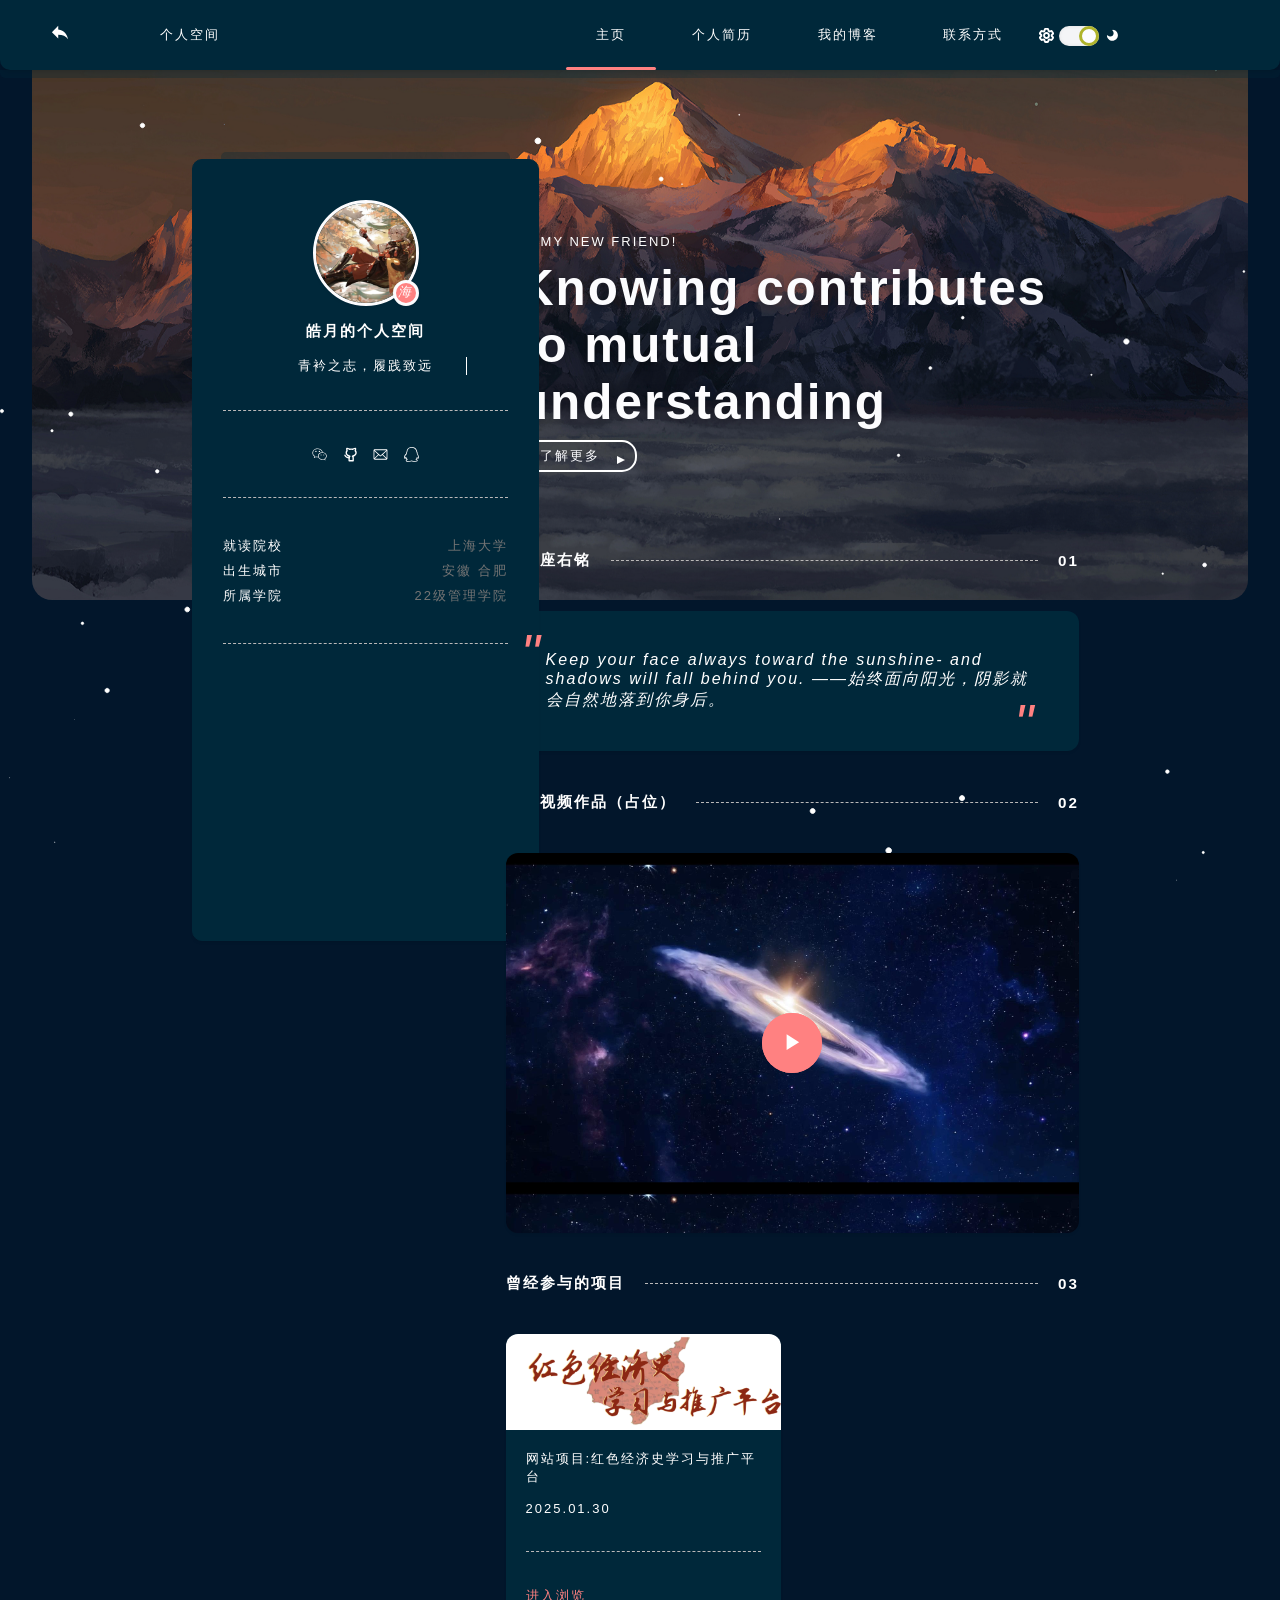
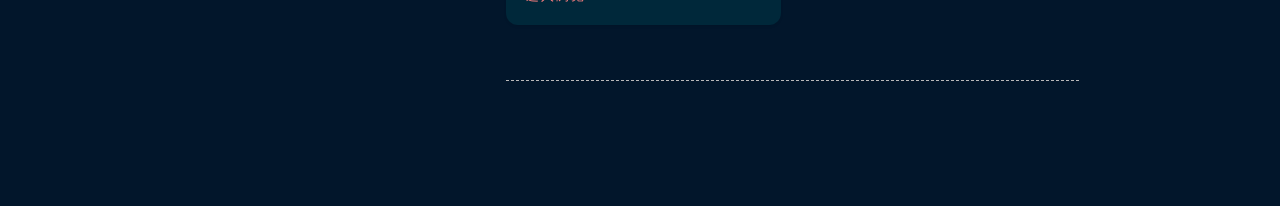
<file: index.html>
<!DOCTYPE html>
<html lang="en">

<head>
  <meta charset="UTF-8">
  <meta http-equiv="X-UA-Compatible" content="IE=edge">
  <meta name="viewport" content="width=device-width, initial-scale=1.0">
  <title>个人网站</title>
  <link rel="stylesheet" href="./css/base.css">
  <script src="./js/jq.js"></script>
  <link rel="stylesheet" href="./css/index1.css">

</head>

<body>




  <canvas class="canvas-wrap" id="triangle-lost-in-space" resize="true"></canvas>

  <!-- loadding -->
  <div class="lodding-wrap">
    <div class="loadding-div"></div>
  </div>

  <!-- 主要页面 -->
  <div class="box">

    <!-- 顶部栏 -->
    <div class="header borderafter">
      <!-- 返回按钮 -->
      <a style="position: absolute;left:50px;" href="javascript:history.back()">
        <svg t="1649246285004" class="icon" viewBox="0 0 1024 1024" version="1.1" xmlns="http://www.w3.org/2000/svg"
          p-id="3737" width="20" height="20">
          <path
            d="M98 468.9l322.8-322.8v184.4C743.6 376.7 881.9 607.3 928 837.8 812.7 676.4 651.3 602.6 420.8 602.6v189.1L98 468.9z"
            p-id="3738" fill="#254665"></path>
        </svg>
      </a>


      <div class="col">
        <span>个人空间</span>
        <!-- 右边操作栏 -->

        <div class="header-right">
          <!-- 按钮 -->
          <div class="min_menu-wrap" id="minmenu">
            <span class="min_menu"></span>
          </div>
          <!-- 列表 -->
          <div class="menu_list">
            <!-- 栏目 -->
            <ul class="header-nav">
              <li class="active"><a href="./index.html">主页</a></li>
              <li><a href="./resume.html">个人简历</a></li>
              <li><a href="./blog.html">我的博客</a></li>
              <li><a href="./contact.html">联系方式</a></li>
            </ul>
            <!-- 开关灯 -->
            <span class="kaig-bottm">
              <svg t="1649159647627" class="icon" viewBox="0 0 1024 1024" version="1.1"
                xmlns="http://www.w3.org/2000/svg" p-id="2250" width="15" height="15">
                <path
                  d="M1008.535135 710.670332l-70.446388 116.386904a112.099975 112.099975 0 0 1-140.572857 43.829042l-69.422645-17.083729c-5.502624 3.1992-11.133217 6.3984-16.763809 9.341665l-18.299425 62.896276C687.335435 981.514621 639.4754 1023.744064 582.657604 1023.744064H441.764828c-56.817796 0-104.677831-42.293427-110.308423-97.703574l-18.299425-62.896276a422.166458 422.166458 0 0 1-16.827793-9.341665l-69.614597 17.083729a112.163959 112.163959 0 0 1-140.508873-43.893026L15.631361 710.542364a107.493127 107.493127 0 0 1 32.43989-144.731817L96.251206 518.910272a410.649338 410.649338 0 0 1 0-14.204448l-48.179955-46.836291a107.365159 107.365159 0 0 1-32.375906-144.731817l70.190452-116.450888a112.099975 112.099975 0 0 1 140.572857-43.893026l69.550612 17.083729c5.566608-3.1992 11.133217-6.3984 16.827794-9.341665l18.299425-62.896276C336.831061 42.229443 384.691096 0 441.508892 0H582.529636c56.817796 0 104.677831 42.293427 110.372407 97.63959l18.235441 62.704324c5.75856 3.007248 11.325169 6.142464 16.827793 9.341665l69.678581-17.083729a112.163959 112.163959 0 0 1 140.508873 43.893026l70.446388 116.514872a107.493127 107.493127 0 0 1-32.375906 144.731817l-48.179955 46.772307a414.616346 414.616346 0 0 1 0 14.204448l48.243939 46.836291c47.092227 31.928018 62.192452 94.952262 32.247938 145.115721z m-213.066733-142.23644l3.391152-31.032242a246.210447 246.210447 0 0 0 0-51.699076l-3.263184-30.904274 93.992502-91.305173-53.554612-88.553862-131.615096 32.311922-23.546113-16.059985a294.134466 294.134466 0 0 0-48.627844-26.809297l-27.513121-11.901025L568.453156 127.968008H455.649356L419.370426 252.736816l-27.705074 11.965009c-16.635841 7.166208-32.951762 16.187953-48.499875 26.745313l-23.610097 15.996001-131.487128-32.247938-53.36266 88.489878 94.056486 91.433141-3.263184 30.968258a247.874031 247.874031 0 0 0 0 51.699076l3.1992 30.904274-93.928518 91.369157 53.554612 88.489878 131.551112-32.311922 23.610097 16.059985c15.292177 10.429393 31.544114 19.451137 48.563859 26.809297l27.577106 11.965009L455.905292 895.776056h112.611848l36.342914-124.768808 27.64109-11.965009c16.699825-7.166208 32.951762-16.187953 48.563859-26.745313l23.546113-15.996001 131.423144 32.247938 53.68258-88.745814-94.184454-91.369157zM512.147232 615.846038c57.329668 0 103.846038-46.516371 103.974006-103.974006 0-57.329668-46.644339-103.974006-103.974006-103.974007S408.173225 454.542364 408.173225 511.872032 454.817564 615.846038 512.147232 615.846038z m0 127.968008c-127.968008 0-231.942014-103.910022-231.942015-231.942014 0-127.968008 103.910022-231.942014 231.942015-231.942015 127.968008 0 231.942014 103.910022 231.942014 232.133967A232.133967 232.133967 0 0 1 512.147232 743.814046z"
                  p-id="2251"></path>
              </svg>
              <!-- 开关按钮 -->
              <span class="my-radio active" id="myRadio">
                <i></i>
              </span>
              <svg t="1649159678284" class="icon" viewBox="0 0 1024 1024" version="1.1"
                xmlns="http://www.w3.org/2000/svg" p-id="3376" width="15" height="15">
                <path
                  d="M505.4 878.6c-196.7 0-358-150.9-374.9-343.1 1-18.6 16.1-33.4 34.9-33.4 10.8 0 20.5 4.8 26.9 12.4 0.2 0.3 0.5 0.1 0.5-0.7 41.6 44.2 100.5 71.9 166.1 71.9 127.1 0 230.1-103 230.1-230.1 0-66.1-28-125.1-72.6-166.8 0.1-0.1 0.5-0.1 0.3-0.3-7-6.5-11.4-15.7-11.4-26.1 0-19 14.9-34.1 33.7-35.3 192.1 17.1 342.9 178.3 342.9 375 0 208-168.5 376.5-376.5 376.5z"
                  p-id="3377"></path>
              </svg>
            </span>
          </div>
        </div>
      </div>
    </div>

    <!-- 顶部导航 -->
    <div class="navigation">
      <div class="nav-titleBox co zz">
        <!-- 占位符 -->
        <div class="co-left"></div>

        <!-- 标题 -->
        <div class="co-right ">
          <span class="titleBox-tag">HI MY NEW FRIEND!</span>
          <h1>
            Knowing contributes to mutual understanding
          </h1>
          <a class="buttom navbtn" href="#next-one">了解更多
          </a>
        </div>
      </div>
    </div>




    <!-- 主要内容 -->
    <div class="container content zz">

      <!-- 占位符 -->
      <div class="co-left">
        <!-- 简历吸盘 -->
        <div class="me-card carbox borderbefore" id="mycard">
          <div class="mecar-title">
            <div class="me-image">
              <span class="status">
                <i id="motto-text">顺其自然</i>
              </span>
              <img src="./img/toux.jpg" alt="">
            </div>
            <h3>皓月的个人空间</h3>
            <p class="me-hover">
              <span id="random-text">栉风沐雨，朝乾夕惕</span>
            </p>
          </div>
          <div class="borderbotm"></div>
          <div class="lianxi-list">
            <a title="wx:wxid_dc3krlkvgn2522">
              <svg t="1649145899448" class="icon" viewBox="0 0 1024 1024" version="1.1"
                xmlns="http://www.w3.org/2000/svg" p-id="14861" width="15" height="15">
                <path
                  d="M506.942 345.921c25.259 0 42.134-16.916 42.134-42.107 0-25.477-16.848-41.956-42.134-41.956-25.299 0-50.668 16.48-50.668 41.956 0.028 25.204 25.409 42.107 50.668 42.107l0 0zM506.942 345.921zM271.257 261.857c-25.259 0-50.79 16.48-50.79 41.956 0 25.19 25.532 42.107 50.79 42.107 25.163 0 42.012-16.916 42.012-42.107-0.014-25.477-16.834-41.956-42.012-41.956l0 0zM271.257 261.857zM1010.654 615.492c0-133.202-123.563-246.702-275.237-258.512 0.205-1.652 0.301-3.373-0.068-5.092-30.406-141.79-182.886-248.695-354.7-248.695-194.15 0-352.119 135.387-352.119 301.793 0 89.279 45.574 169.725 131.946 233.158l-30.106 90.508c-1.939 5.885-0.177 12.37 4.506 16.452 2.853 2.458 6.445 3.741 10.076 3.741 2.335 0 4.697-0.546 6.867-1.625l113.036-56.565 13.926 2.827c34.802 7.154 64.853 13.353 101.868 13.353 10.895 0 40.878-3.987 43.404-7.182 40.755 101.99 153.094 175.61 285.273 175.61 33.86 0 68.13-8.164 98.891-15.866l87.136 47.636c2.307 1.257 4.847 1.911 7.359 1.911 3.441 0 6.881-1.161 9.639-3.413 4.847-3.932 6.841-10.404 5.038-16.33l-22.255-74.001c74.602-58.955 115.521-129.488 115.521-199.708l0 0zM409.798 665.75c-9.626 0.833-19.388 1.243-29.082 1.243-32.686 0-60.334-5.652-92.31-12.26l-18.582-3.755c-3.195-0.683-6.567-0.245-9.503 1.269l-81.687 40.892 21.231-63.775c2.076-6.24-0.205-13.053-5.57-16.821-82.07-57.207-123.659-126.894-123.659-207.093 0-144.179 139.087-261.516 310.067-261.516 151.142 0 284.959 91.955 312.579 214.261-158.475 2.076-286.706 113.487-286.706 250.32 0 19.893 3.018 39.171 8.11 57.767-1.542-0.382-3.168-0.683-4.887-0.532l0 0zM860.371 788.699c-4.875 3.673-6.935 10.007-5.188 15.852l13.804 45.903-56.647-30.993c-2.157-1.188-4.588-1.803-7.004-1.803-1.188 0-2.389 0.15-3.564 0.464-30.379 7.674-61.822 15.593-92.433 15.593-142.186 0-257.857-97.717-257.857-217.811 0-120.095 115.658-217.771 257.857-217.771 139.469 0 257.325 99.724 257.325 217.771 0 59.87-37.738 121.255-106.291 172.797l0 0zM868.181 797.178zM616.454 506.006c-16.848 0-33.696 16.971-33.696 33.792 0 16.944 16.848 33.669 33.696 33.669 25.313 0 42.038-16.725 42.038-33.669 0-16.848-16.725-33.792-42.038-33.792l0 0zM616.454 506.006zM801.58 506.006c-16.603 0-33.451 16.971-33.451 33.792 0 16.944 16.848 33.669 33.451 33.669 25.231 0 42.257-16.725 42.257-33.669 0-16.848-16.998-33.792-42.257-33.792l0 0zM801.58 506.006z"
                  p-id="14862"></path>
              </svg>
            </a>
            <a title="github:whytherio" href="https://whytherio.github.io/">
              <svg t="1649145950732" class="icon" viewBox="0 0 1024 1024" version="1.1"
                xmlns="http://www.w3.org/2000/svg" p-id="16367" width="15" height="15">
                <path
                  d="M695.765333 981.333333h-276.053333c-26.794667 0-47.317333-21.077333-47.317333-48.64V739.84c0-29.184 6.314667-56.746667 17.365333-81.066667-129.365333-48.64-214.528-150.784-214.528-264.277333 0-53.504 17.365333-103.765333 50.474667-147.498667-12.629333-42.154667-15.786667-95.658667-12.629334-157.269333C216.234667 62.122667 236.8 42.666667 261.973333 42.666667c14.208 0 134.101333 1.621333 203.52 64.853333a504.448 504.448 0 0 1 184.533334 0C717.866667 44.288 837.717333 42.666667 853.504 42.666667c25.216 0 45.738667 19.456 47.317333 45.397333 4.693333 61.610667 0 115.114667-12.629333 157.269333C921.301333 290.688 938.666667 340.906667 938.666667 392.832c0 113.493333-85.162667 215.637333-214.528 264.277333a207.786667 207.786667 0 0 1 17.365333 81.066667v192.896c1.578667 27.562667-20.48 50.261333-45.738667 50.261333z m-228.693333-97.28h181.333333V739.84c0-27.562667-12.586667-53.504-33.109333-71.338667-14.165333-11.349333-20.48-30.805333-15.786667-50.261333 4.778667-17.834667 18.944-32.426667 36.309334-35.669333 123.050667-24.32 208.213333-102.144 208.213333-189.696 0-47.018667-25.258667-82.688-45.738667-105.386667-14.208-14.549333-17.365333-35.626667-7.893333-55.082667 6.314667-12.970667 15.786667-40.533333 15.786667-89.173333-39.466667 6.485333-85.205333 19.456-102.528 45.397333-11.093333 16.213333-31.573333 24.32-50.474667 19.456a393.045333 393.045333 0 0 0-194.005333 0c-18.944 4.864-37.888-3.242667-50.474667-19.456-17.365333-25.941333-63.146667-38.912-102.528-45.397333 1.578667 48.64 9.429333 76.202667 15.786667 89.173333 7.850667 17.834667 4.693333 40.533333-7.936 55.082667-20.48 22.698667-45.738667 58.368-45.738667 105.386667 0 87.552 85.205333 163.754667 208.213333 189.696 17.365333 3.242667 31.573333 17.834667 36.266667 35.669333 4.736 17.834667-1.578667 37.290667-15.786667 50.261333a95.104 95.104 0 0 0-33.109333 71.296v144.298667h3.157333z"
                  fill="#172B4D" p-id="16368"></path>
                <path
                  d="M403.968 788.394667c-212.949333 0-309.162667-194.56-313.898667-202.666667-11.050667-24.32-1.578667-53.461333 20.48-64.810667 23.68-11.349333 52.053333-1.621333 63.146667 21.077334 3.114667 6.485333 80.426667 157.269333 241.28 149.162666 26.837333-1.621333 48.896 19.456 48.896 46.976 1.578667 27.562667-18.901333 50.261333-45.738667 50.261334h-14.165333z"
                  fill="#172B4D" p-id="16369"></path>
              </svg>
            </a>
            <a title="email:1220870208@qq.com" href="Mailto:1220870208@qq.com?Subject=邮箱标题&amp;Body=邮箱内容！">
              <svg t="1649145973361" class="icon" viewBox="0 0 1024 1024" version="1.1"
                xmlns="http://www.w3.org/2000/svg" p-id="17271" width="15" height="15">
                <path
                  d="M983.899806 785.385782V224.886223h0.180631l-0.180631-4.696419c-0.180632-5.238314-0.722526-10.476627-1.806315-15.714941-2.890104-25.469042-21.675781-44.977245-45.519139-47.686717H122.287529c-11.741048 0-23.482096 1.625684-34.861881 5.238314-30.346093 10.295996-50.757453 40.100194-50.576821 74.058917v534.849885c-0.361263 21.314518 5.780208 42.087141 17.701887 59.789028l0.361263 0.722526 5.418946 3.973893c18.243782 21.856412 44.977245 34.319986 73.517022 34.500618H904.421944c37.751984 0 70.265655-27.094726 79.477862-66.291763l0.180631-0.541894c0.361263-5.96084 0.361263-11.741048-0.180631-17.701888zM390.16405 547.494091l55.453872 49.854295 43.893456 40.100194c5.418945 5.96084 13.005468 9.57347 21.133886 9.57347 7.947786 0 15.534309-3.431999 21.133886-9.57347l101.153642-91.941436 272.753572 263.721997H126.622685L390.16405 547.494091z m120.119951 30.346092L111.449638 216.03528H115.604163c214.409596-0.903158 703.559711-2.890104 793.875463-0.361263l-399.195625 362.166166z m165.458458-69.72376l251.619686-227.956959v474.518963L675.742459 508.116423z m-328.568707 0.180631L93.205856 760.278003V278.895043l253.967896 229.402011z"
                  p-id="17272"></path>
              </svg>
            </a>
            <a title="QQ:1220870208">
              <svg t="1649146096754" class="icon" viewBox="0 0 1024 1024" version="1.1"
                xmlns="http://www.w3.org/2000/svg" p-id="18277" width="15" height="15">
                <path
                  d="M537.576602 0c345.434577 0 362.285044 329.787714 362.285044 329.787714 52.356809 69.207276 24.072096 131.794725 24.072096 131.794725 168.504671 264.793055 59.578437 341.22196 29.488318 346.638181-29.488318 5.416222-58.374833-32.49733-58.374833-32.49733s-9.628838 37.913551-33.700934 58.374833c87.86315 40.922563 72.216288 92.075767 72.216288 92.075767s-18.655874 154.061414-383.94993 56.569425l-31.293725-5.416222c-350.248996 126.378504-393.578768-43.931575-393.578768-43.931575s-14.443258-71.012683 53.560413-97.491989c-39.718958-24.072096-53.560413-75.2253-53.560413-75.2253s-35.506341 57.77303-81.845126 36.709946C-3.443754 775.723291-31.728467 587.359141 143.997834 451.351799c0 0-25.275701-80.641521 32.49733-128.785713C176.495163 322.566085 192.142025 0 537.576602 0L537.576602 0 537.576602 0zM230.055576 341.22196C153.626672 406.216619 204.779876 471.211278 204.779876 471.211278 36.275204 574.72129 66.365324 742.022357 66.365324 742.022357s27.081108-13.239653 45.736982-52.356809c19.257677-39.117156 48.745994 6.619826 48.745994 6.619826s18.655874 89.066755 74.623497 123.971294c56.569425 34.904539-2.40721 57.171228-2.40721 57.171228s-61.985647 0.601802-56.569425 43.329773c5.416222 42.126168 205.81642 95.084779 325.575097 1.203605l63.791054 8.425234c209.427235 72.81809 312.937247 4.814419 319.557073-8.425234 6.619826-13.239653-31.895527-38.515353-67.401869-53.560413-35.506341-15.04506-44.533377-30.691922-13.239653-51.153204 31.293725-21.063084 43.931575-62.587449 61.985647-105.31542 18.054072-42.72797 45.736982-21.664886 49.347797-9.628838 3.610814 12.036048 29.488318 52.356809 29.488318 52.356809s68.003671-72.216288-73.419893-285.856139c0 0 30.691922-63.791054-21.063084-116.147863 0 0-12.63785-300.299397-320.158876-300.299397C224.639355 52.356809 230.055576 341.22196 230.055576 341.22196L230.055576 341.22196 230.055576 341.22196z"
                  p-id="18278"></path>
              </svg>
            </a>
          </div>
          <div class="borderbotm"></div>
          <div class="mecar-bottm">
            <div>
              <span class="mecarbottm-key">就读院校</span>
              <span class="mecarbottm-value">上海大学</span>
            </div>
            <div>
              <span class="mecarbottm-key">出生城市</span>
              <span class="mecarbottm-value">安徽 合肥</span>
            </div>
            <div>
              <span class="mecarbottm-key">所属学院</span>
              <span class="mecarbottm-value">22级管理学院</span>
            </div>

          </div>
          <div class="borderbotm"></div>

        </div>
      </div>
      <!-- 右边 -->
      <div class="co-right" id="next-one">
        <!-- 座右铭 -->
        <div class="content-li li2">
          <h3>
            <span>我的座右铭</span>
            <div class="borderbotm"></div>
            <span>01</span>
          </h3>
          <div class="carbox li2-box">
            <blockquote>
              Keep your face always toward the sunshine- and shadows will fall behind you.   ——始终面向阳光，阴影就会自然地落到你身后。
            </blockquote>
          </div>
        </div>
        <!-- 一个剪着玩的视频 -->
        <div class="content-li li3">
          <h3>
            <span>我的视频作品（占位）</span>
            <div class="borderbotm"></div>
            <span>02</span>
          </h3>
          <div class="carbox li3-box">
            <div class="play-buttom" id="playbuttom">

              <span><svg t="1649146869552" class="icon" viewBox="0 0 1024 1024" version="1.1"
                  xmlns="http://www.w3.org/2000/svg" p-id="20204" width="50" height="50">
                  <path d="M657.92 535.04l-256-160v320z" p-id="20205" data-spm-anchor-id="a313x.7781069.0.i27"
                    class="selected" fill="#ffffff"></path>
                </svg></span>
            </div>
          </div>
        </div>
        <!-- 最近完成 -->
        <div class="content-li li6">
          <h3>
            <span>曾经参与的项目
            </span>
            <div class="borderbotm"></div>
            <span>03</span>
          </h3>
          <div class="li6-box">
            <div class="carbox">
              <a class="imgbox" href="https://redecohis.github.io/">
                <img src="./img/fengm.png" alt="">
              </a>
              <div class="li6car-title">
                网站项目:红色经济史学习与推广平台
                <br><br>2025.01.30
                <div class="borderbotm"></div>
                <a href="https://redecohis.github.io/">进入浏览</a>
              </div>
            </div>
          </div>
        </div>

        <div class="borderbotm"></div>
        <!-- 底部 -->

      </div>
      <div class="left">
      </div>

    </div>

</body>
<script src="./js/base.js"></script>
<script src="./js/index1.js"></script>
<script src="./js/home.js"></script>
<script src="./js/random.js"></script>
<script type="text/javascript" src="./js/paper-full.min.js"></script>
<script type="text/javascript" src="./js/canvas.js"></script>


</html>
</file>
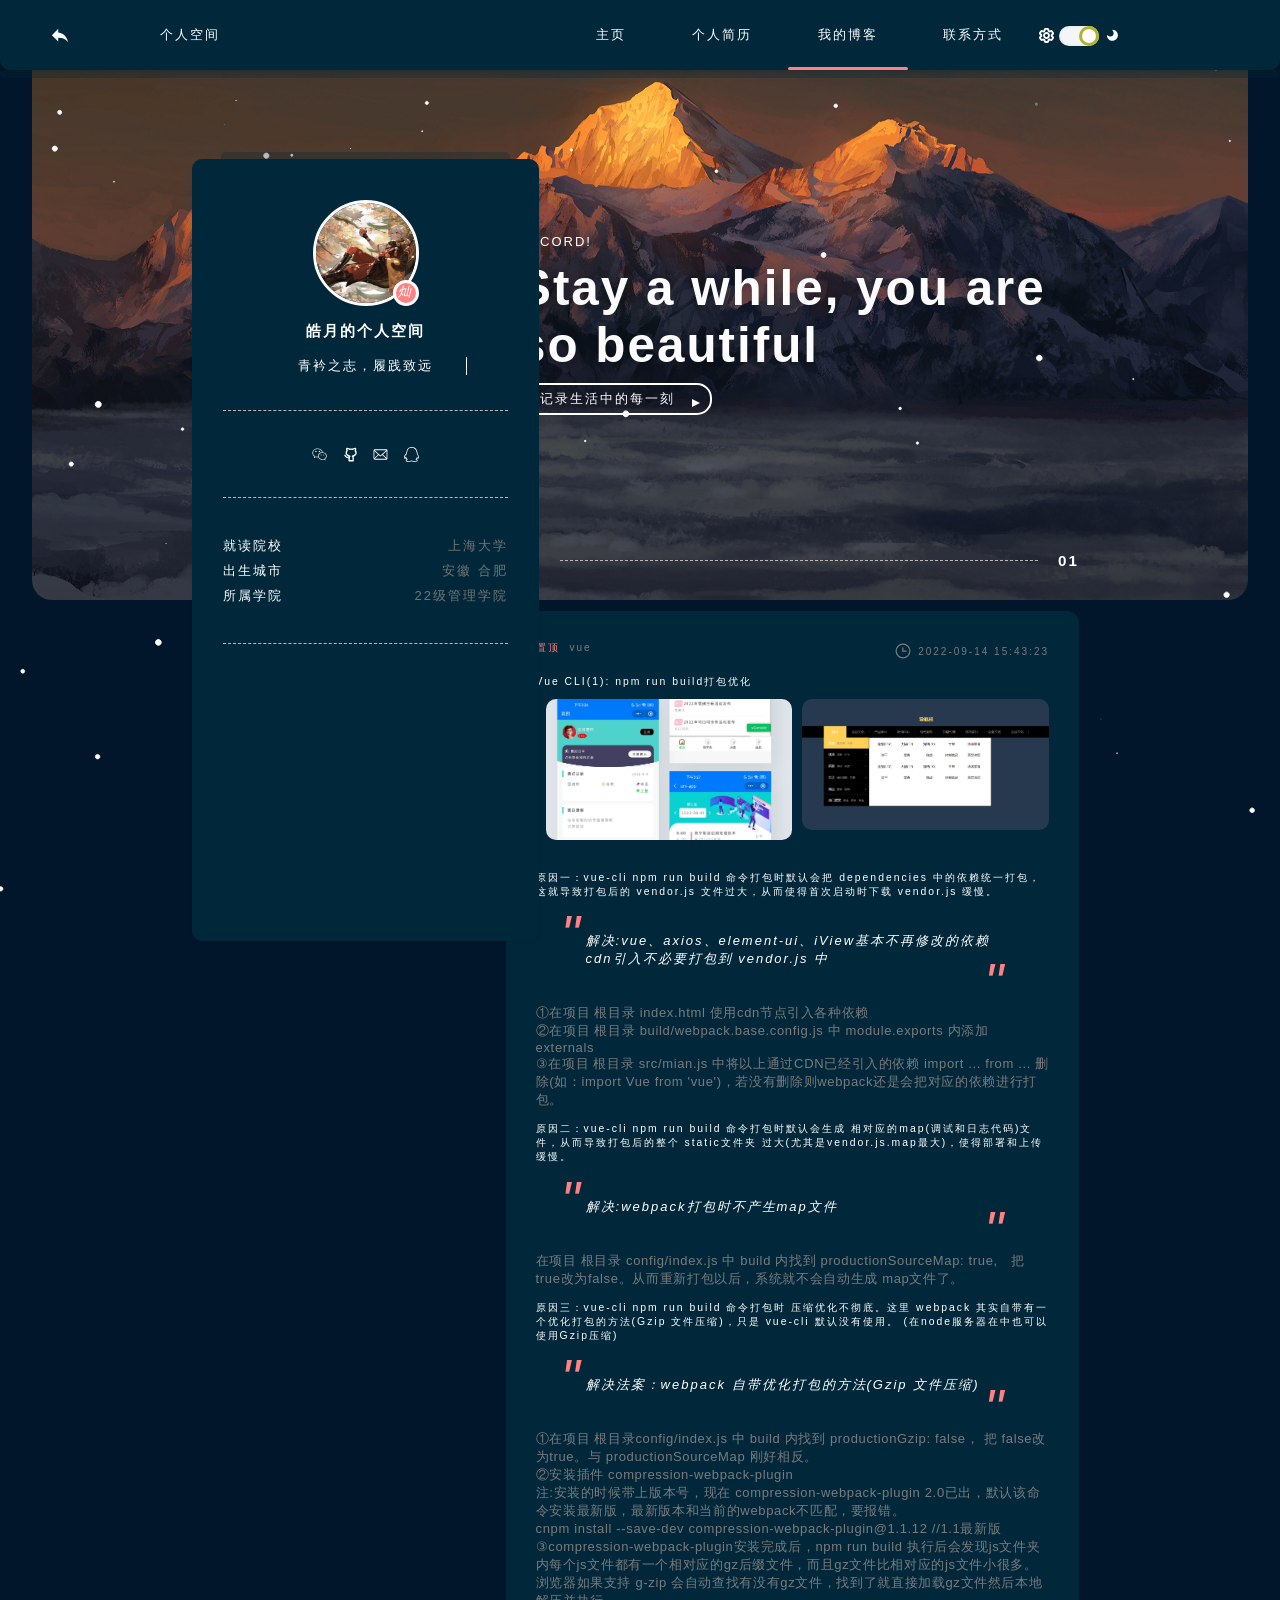
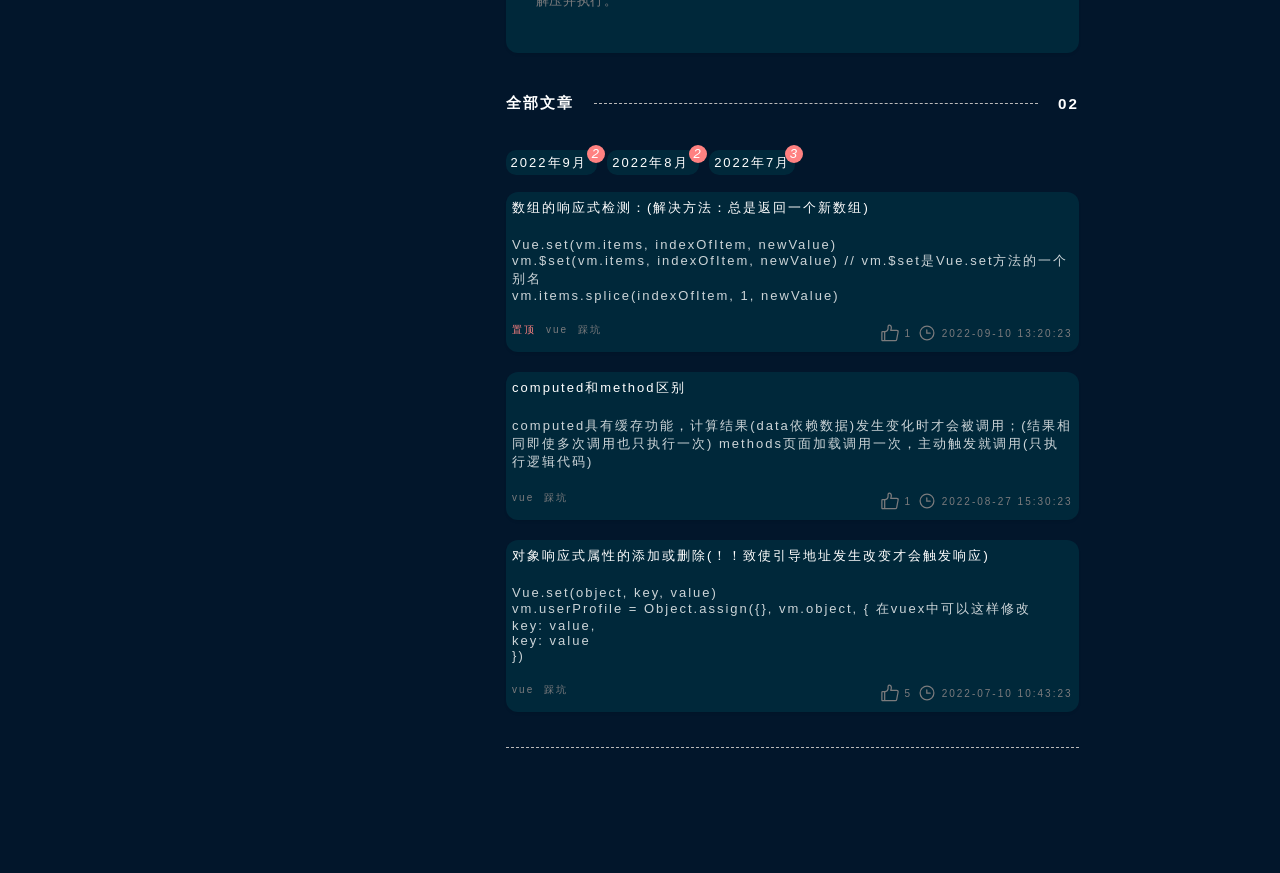
<file: blog.html>
<!DOCTYPE html>
<html lang="en">

<head>
  <meta charset="UTF-8">
  <meta http-equiv="X-UA-Compatible" content="IE=edge">
  <meta name="viewport" content="width=device-width, initial-scale=1.0">
  <title>个人网站</title>
  <link rel="stylesheet" href="./css/base.css">
  <link rel="stylesheet" href="./css/blog.css">
  <script src="./js/jq.js"></script>
</head>


<body>
  <canvas class="canvas-wrap" id="triangle-lost-in-space" resize="true"></canvas>

  <!-- loadding -->
  <div class="lodding-wrap">
    <div class="loadding-div"></div>
  </div>

  <!-- 主要页面 -->
  <div class="box">

    <!-- 顶部栏 -->
    <div class="header borderafter">
      <!-- 返回按钮 -->
      <a style="position: absolute;left:50px;" href="javascript:history.back()">
        <svg t="1649246285004" class="icon" viewBox="0 0 1024 1024" version="1.1" xmlns="http://www.w3.org/2000/svg"
          p-id="3737" width="20" height="20">
          <path
            d="M98 468.9l322.8-322.8v184.4C743.6 376.7 881.9 607.3 928 837.8 812.7 676.4 651.3 602.6 420.8 602.6v189.1L98 468.9z"
            p-id="3738" fill="#254665"></path>
        </svg>
      </a>

      <div class="col">
        <span>个人空间</span>
        <!-- 右边操作栏 -->
        <div class="header-right">
          <!-- 按钮 -->
          <div class="min_menu-wrap" id="minmenu">
            <span class="min_menu"></span>
          </div>
          <!-- 列表 -->
          <div class="menu_list">
            <!-- 栏目 -->
            <ul class="header-nav">
              <li><a href="./index.html">主页</a></li>
              <li><a href="./resume.html">个人简历</a></li>
              <li class="active"><a href="./blog.html">我的博客</a></li>
              <li><a href="./contact.html">联系方式</a></li>
            </ul>
            <!-- 开关灯 -->
            <span class="kaig-bottm">
              <svg t="1649159647627" class="icon" viewBox="0 0 1024 1024" version="1.1"
                xmlns="http://www.w3.org/2000/svg" p-id="2250" width="15" height="15">
                <path
                  d="M1008.535135 710.670332l-70.446388 116.386904a112.099975 112.099975 0 0 1-140.572857 43.829042l-69.422645-17.083729c-5.502624 3.1992-11.133217 6.3984-16.763809 9.341665l-18.299425 62.896276C687.335435 981.514621 639.4754 1023.744064 582.657604 1023.744064H441.764828c-56.817796 0-104.677831-42.293427-110.308423-97.703574l-18.299425-62.896276a422.166458 422.166458 0 0 1-16.827793-9.341665l-69.614597 17.083729a112.163959 112.163959 0 0 1-140.508873-43.893026L15.631361 710.542364a107.493127 107.493127 0 0 1 32.43989-144.731817L96.251206 518.910272a410.649338 410.649338 0 0 1 0-14.204448l-48.179955-46.836291a107.365159 107.365159 0 0 1-32.375906-144.731817l70.190452-116.450888a112.099975 112.099975 0 0 1 140.572857-43.893026l69.550612 17.083729c5.566608-3.1992 11.133217-6.3984 16.827794-9.341665l18.299425-62.896276C336.831061 42.229443 384.691096 0 441.508892 0H582.529636c56.817796 0 104.677831 42.293427 110.372407 97.63959l18.235441 62.704324c5.75856 3.007248 11.325169 6.142464 16.827793 9.341665l69.678581-17.083729a112.163959 112.163959 0 0 1 140.508873 43.893026l70.446388 116.514872a107.493127 107.493127 0 0 1-32.375906 144.731817l-48.179955 46.772307a414.616346 414.616346 0 0 1 0 14.204448l48.243939 46.836291c47.092227 31.928018 62.192452 94.952262 32.247938 145.115721z m-213.066733-142.23644l3.391152-31.032242a246.210447 246.210447 0 0 0 0-51.699076l-3.263184-30.904274 93.992502-91.305173-53.554612-88.553862-131.615096 32.311922-23.546113-16.059985a294.134466 294.134466 0 0 0-48.627844-26.809297l-27.513121-11.901025L568.453156 127.968008H455.649356L419.370426 252.736816l-27.705074 11.965009c-16.635841 7.166208-32.951762 16.187953-48.499875 26.745313l-23.610097 15.996001-131.487128-32.247938-53.36266 88.489878 94.056486 91.433141-3.263184 30.968258a247.874031 247.874031 0 0 0 0 51.699076l3.1992 30.904274-93.928518 91.369157 53.554612 88.489878 131.551112-32.311922 23.610097 16.059985c15.292177 10.429393 31.544114 19.451137 48.563859 26.809297l27.577106 11.965009L455.905292 895.776056h112.611848l36.342914-124.768808 27.64109-11.965009c16.699825-7.166208 32.951762-16.187953 48.563859-26.745313l23.546113-15.996001 131.423144 32.247938 53.68258-88.745814-94.184454-91.369157zM512.147232 615.846038c57.329668 0 103.846038-46.516371 103.974006-103.974006 0-57.329668-46.644339-103.974006-103.974006-103.974007S408.173225 454.542364 408.173225 511.872032 454.817564 615.846038 512.147232 615.846038z m0 127.968008c-127.968008 0-231.942014-103.910022-231.942015-231.942014 0-127.968008 103.910022-231.942014 231.942015-231.942015 127.968008 0 231.942014 103.910022 231.942014 232.133967A232.133967 232.133967 0 0 1 512.147232 743.814046z"
                  p-id="2251"></path>
              </svg>
              <!-- 开关按钮 -->
              <span class="my-radio active" id="myRadio">
                <i></i>
              </span>
              <svg t="1649159678284" class="icon" viewBox="0 0 1024 1024" version="1.1"
                xmlns="http://www.w3.org/2000/svg" p-id="3376" width="15" height="15">
                <path
                  d="M505.4 878.6c-196.7 0-358-150.9-374.9-343.1 1-18.6 16.1-33.4 34.9-33.4 10.8 0 20.5 4.8 26.9 12.4 0.2 0.3 0.5 0.1 0.5-0.7 41.6 44.2 100.5 71.9 166.1 71.9 127.1 0 230.1-103 230.1-230.1 0-66.1-28-125.1-72.6-166.8 0.1-0.1 0.5-0.1 0.3-0.3-7-6.5-11.4-15.7-11.4-26.1 0-19 14.9-34.1 33.7-35.3 192.1 17.1 342.9 178.3 342.9 375 0 208-168.5 376.5-376.5 376.5z"
                  p-id="3377"></path>
              </svg>
            </span>
          </div>
        </div>
      </div>
    </div>
    <!-- 顶部导航 -->
    <div class="navigation">
      <div class="nav-titleBox co zz">
        <!-- 占位符 -->
        <div class="co-left"></div>

        <!-- 标题 -->
        <div class="co-right">
          <span class="titleBox-tag">RECORD!</span>
          <h1>
            Stay a while, you are so beautiful
          </h1>
          <a class="buttom navbtn" href="#next-one">记录生活中的每一刻
          </a>
        </div>
      </div>
    </div>

    <!-- 主要修改部分 -->
    <div class="content zz">
      <!-- 占位符 -->
      <div class="co-left">
        <!-- 简历吸盘 -->
        <div class="me-card carbox borderbefore" id="mycard">
          <div class="mecar-title">
            <div class="me-image">
              <span class="status">
                <i id="motto-text">顺其自然</i>
              </span>
              <img src="./img/toux.jpg" alt="">
            </div>
            <h3>皓月的个人空间</h3>
            <p class="me-hover">
              <span id="random-text">栉风沐雨，朝乾夕惕</span>
            </p>
          </div>
          <div class="borderbotm"></div>
          <div class="lianxi-list">
            <a title="wx:wxid_dc3krlkvgn2522">
              <svg t="1649145899448" class="icon" viewBox="0 0 1024 1024" version="1.1"
                xmlns="http://www.w3.org/2000/svg" p-id="14861" width="15" height="15">
                <path
                  d="M506.942 345.921c25.259 0 42.134-16.916 42.134-42.107 0-25.477-16.848-41.956-42.134-41.956-25.299 0-50.668 16.48-50.668 41.956 0.028 25.204 25.409 42.107 50.668 42.107l0 0zM506.942 345.921zM271.257 261.857c-25.259 0-50.79 16.48-50.79 41.956 0 25.19 25.532 42.107 50.79 42.107 25.163 0 42.012-16.916 42.012-42.107-0.014-25.477-16.834-41.956-42.012-41.956l0 0zM271.257 261.857zM1010.654 615.492c0-133.202-123.563-246.702-275.237-258.512 0.205-1.652 0.301-3.373-0.068-5.092-30.406-141.79-182.886-248.695-354.7-248.695-194.15 0-352.119 135.387-352.119 301.793 0 89.279 45.574 169.725 131.946 233.158l-30.106 90.508c-1.939 5.885-0.177 12.37 4.506 16.452 2.853 2.458 6.445 3.741 10.076 3.741 2.335 0 4.697-0.546 6.867-1.625l113.036-56.565 13.926 2.827c34.802 7.154 64.853 13.353 101.868 13.353 10.895 0 40.878-3.987 43.404-7.182 40.755 101.99 153.094 175.61 285.273 175.61 33.86 0 68.13-8.164 98.891-15.866l87.136 47.636c2.307 1.257 4.847 1.911 7.359 1.911 3.441 0 6.881-1.161 9.639-3.413 4.847-3.932 6.841-10.404 5.038-16.33l-22.255-74.001c74.602-58.955 115.521-129.488 115.521-199.708l0 0zM409.798 665.75c-9.626 0.833-19.388 1.243-29.082 1.243-32.686 0-60.334-5.652-92.31-12.26l-18.582-3.755c-3.195-0.683-6.567-0.245-9.503 1.269l-81.687 40.892 21.231-63.775c2.076-6.24-0.205-13.053-5.57-16.821-82.07-57.207-123.659-126.894-123.659-207.093 0-144.179 139.087-261.516 310.067-261.516 151.142 0 284.959 91.955 312.579 214.261-158.475 2.076-286.706 113.487-286.706 250.32 0 19.893 3.018 39.171 8.11 57.767-1.542-0.382-3.168-0.683-4.887-0.532l0 0zM860.371 788.699c-4.875 3.673-6.935 10.007-5.188 15.852l13.804 45.903-56.647-30.993c-2.157-1.188-4.588-1.803-7.004-1.803-1.188 0-2.389 0.15-3.564 0.464-30.379 7.674-61.822 15.593-92.433 15.593-142.186 0-257.857-97.717-257.857-217.811 0-120.095 115.658-217.771 257.857-217.771 139.469 0 257.325 99.724 257.325 217.771 0 59.87-37.738 121.255-106.291 172.797l0 0zM868.181 797.178zM616.454 506.006c-16.848 0-33.696 16.971-33.696 33.792 0 16.944 16.848 33.669 33.696 33.669 25.313 0 42.038-16.725 42.038-33.669 0-16.848-16.725-33.792-42.038-33.792l0 0zM616.454 506.006zM801.58 506.006c-16.603 0-33.451 16.971-33.451 33.792 0 16.944 16.848 33.669 33.451 33.669 25.231 0 42.257-16.725 42.257-33.669 0-16.848-16.998-33.792-42.257-33.792l0 0zM801.58 506.006z"
                  p-id="14862"></path>
              </svg>
            </a>
            <a title="github:whytherio" href="https://whytherio.github.io/">
              <svg t="1649145950732" class="icon" viewBox="0 0 1024 1024" version="1.1"
                xmlns="http://www.w3.org/2000/svg" p-id="16367" width="15" height="15">
                <path
                  d="M695.765333 981.333333h-276.053333c-26.794667 0-47.317333-21.077333-47.317333-48.64V739.84c0-29.184 6.314667-56.746667 17.365333-81.066667-129.365333-48.64-214.528-150.784-214.528-264.277333 0-53.504 17.365333-103.765333 50.474667-147.498667-12.629333-42.154667-15.786667-95.658667-12.629334-157.269333C216.234667 62.122667 236.8 42.666667 261.973333 42.666667c14.208 0 134.101333 1.621333 203.52 64.853333a504.448 504.448 0 0 1 184.533334 0C717.866667 44.288 837.717333 42.666667 853.504 42.666667c25.216 0 45.738667 19.456 47.317333 45.397333 4.693333 61.610667 0 115.114667-12.629333 157.269333C921.301333 290.688 938.666667 340.906667 938.666667 392.832c0 113.493333-85.162667 215.637333-214.528 264.277333a207.786667 207.786667 0 0 1 17.365333 81.066667v192.896c1.578667 27.562667-20.48 50.261333-45.738667 50.261333z m-228.693333-97.28h181.333333V739.84c0-27.562667-12.586667-53.504-33.109333-71.338667-14.165333-11.349333-20.48-30.805333-15.786667-50.261333 4.778667-17.834667 18.944-32.426667 36.309334-35.669333 123.050667-24.32 208.213333-102.144 208.213333-189.696 0-47.018667-25.258667-82.688-45.738667-105.386667-14.208-14.549333-17.365333-35.626667-7.893333-55.082667 6.314667-12.970667 15.786667-40.533333 15.786667-89.173333-39.466667 6.485333-85.205333 19.456-102.528 45.397333-11.093333 16.213333-31.573333 24.32-50.474667 19.456a393.045333 393.045333 0 0 0-194.005333 0c-18.944 4.864-37.888-3.242667-50.474667-19.456-17.365333-25.941333-63.146667-38.912-102.528-45.397333 1.578667 48.64 9.429333 76.202667 15.786667 89.173333 7.850667 17.834667 4.693333 40.533333-7.936 55.082667-20.48 22.698667-45.738667 58.368-45.738667 105.386667 0 87.552 85.205333 163.754667 208.213333 189.696 17.365333 3.242667 31.573333 17.834667 36.266667 35.669333 4.736 17.834667-1.578667 37.290667-15.786667 50.261333a95.104 95.104 0 0 0-33.109333 71.296v144.298667h3.157333z"
                  fill="#172B4D" p-id="16368"></path>
                <path
                  d="M403.968 788.394667c-212.949333 0-309.162667-194.56-313.898667-202.666667-11.050667-24.32-1.578667-53.461333 20.48-64.810667 23.68-11.349333 52.053333-1.621333 63.146667 21.077334 3.114667 6.485333 80.426667 157.269333 241.28 149.162666 26.837333-1.621333 48.896 19.456 48.896 46.976 1.578667 27.562667-18.901333 50.261333-45.738667 50.261334h-14.165333z"
                  fill="#172B4D" p-id="16369"></path>
              </svg>
            </a>
            <a title="email:1220870208@qq.com" href="Mailto:1220870208@qq.com?Subject=邮箱标题&amp;Body=邮箱内容！">
              <svg t="1649145973361" class="icon" viewBox="0 0 1024 1024" version="1.1"
                xmlns="http://www.w3.org/2000/svg" p-id="17271" width="15" height="15">
                <path
                  d="M983.899806 785.385782V224.886223h0.180631l-0.180631-4.696419c-0.180632-5.238314-0.722526-10.476627-1.806315-15.714941-2.890104-25.469042-21.675781-44.977245-45.519139-47.686717H122.287529c-11.741048 0-23.482096 1.625684-34.861881 5.238314-30.346093 10.295996-50.757453 40.100194-50.576821 74.058917v534.849885c-0.361263 21.314518 5.780208 42.087141 17.701887 59.789028l0.361263 0.722526 5.418946 3.973893c18.243782 21.856412 44.977245 34.319986 73.517022 34.500618H904.421944c37.751984 0 70.265655-27.094726 79.477862-66.291763l0.180631-0.541894c0.361263-5.96084 0.361263-11.741048-0.180631-17.701888zM390.16405 547.494091l55.453872 49.854295 43.893456 40.100194c5.418945 5.96084 13.005468 9.57347 21.133886 9.57347 7.947786 0 15.534309-3.431999 21.133886-9.57347l101.153642-91.941436 272.753572 263.721997H126.622685L390.16405 547.494091z m120.119951 30.346092L111.449638 216.03528H115.604163c214.409596-0.903158 703.559711-2.890104 793.875463-0.361263l-399.195625 362.166166z m165.458458-69.72376l251.619686-227.956959v474.518963L675.742459 508.116423z m-328.568707 0.180631L93.205856 760.278003V278.895043l253.967896 229.402011z"
                  p-id="17272"></path>
              </svg>
            </a>
            <a title="QQ:1220870208">
              <svg t="1649146096754" class="icon" viewBox="0 0 1024 1024" version="1.1"
                xmlns="http://www.w3.org/2000/svg" p-id="18277" width="15" height="15">
                <path
                  d="M537.576602 0c345.434577 0 362.285044 329.787714 362.285044 329.787714 52.356809 69.207276 24.072096 131.794725 24.072096 131.794725 168.504671 264.793055 59.578437 341.22196 29.488318 346.638181-29.488318 5.416222-58.374833-32.49733-58.374833-32.49733s-9.628838 37.913551-33.700934 58.374833c87.86315 40.922563 72.216288 92.075767 72.216288 92.075767s-18.655874 154.061414-383.94993 56.569425l-31.293725-5.416222c-350.248996 126.378504-393.578768-43.931575-393.578768-43.931575s-14.443258-71.012683 53.560413-97.491989c-39.718958-24.072096-53.560413-75.2253-53.560413-75.2253s-35.506341 57.77303-81.845126 36.709946C-3.443754 775.723291-31.728467 587.359141 143.997834 451.351799c0 0-25.275701-80.641521 32.49733-128.785713C176.495163 322.566085 192.142025 0 537.576602 0L537.576602 0 537.576602 0zM230.055576 341.22196C153.626672 406.216619 204.779876 471.211278 204.779876 471.211278 36.275204 574.72129 66.365324 742.022357 66.365324 742.022357s27.081108-13.239653 45.736982-52.356809c19.257677-39.117156 48.745994 6.619826 48.745994 6.619826s18.655874 89.066755 74.623497 123.971294c56.569425 34.904539-2.40721 57.171228-2.40721 57.171228s-61.985647 0.601802-56.569425 43.329773c5.416222 42.126168 205.81642 95.084779 325.575097 1.203605l63.791054 8.425234c209.427235 72.81809 312.937247 4.814419 319.557073-8.425234 6.619826-13.239653-31.895527-38.515353-67.401869-53.560413-35.506341-15.04506-44.533377-30.691922-13.239653-51.153204 31.293725-21.063084 43.931575-62.587449 61.985647-105.31542 18.054072-42.72797 45.736982-21.664886 49.347797-9.628838 3.610814 12.036048 29.488318 52.356809 29.488318 52.356809s68.003671-72.216288-73.419893-285.856139c0 0 30.691922-63.791054-21.063084-116.147863 0 0-12.63785-300.299397-320.158876-300.299397C224.639355 52.356809 230.055576 341.22196 230.055576 341.22196L230.055576 341.22196 230.055576 341.22196z"
                  p-id="18278"></path>
              </svg>
            </a>
          </div>
          <div class="borderbotm"></div>
          <div class="mecar-bottm">
            <div>
              <span class="mecarbottm-key">就读院校</span>
              <span class="mecarbottm-value">上海大学</span>
            </div>
            <div>
              <span class="mecarbottm-key">出生城市</span>
              <span class="mecarbottm-value">安徽 合肥</span>
            </div>
            <div>
              <span class="mecarbottm-key">所属学院</span>
              <span class="mecarbottm-value">22级管理学院</span>
            </div>

          </div>
          <div class="borderbotm"></div>

        </div>
      </div>
      <!-- 主要内容部分 -->
      <div class="co-right" id="next-one">

        <div class="content-li li2">
          <h3>
            <span>文章
            </span>
            <div class="borderbotm"></div>
            <span>01</span>
          </h3>
          <div class="li2-box carbox">
            <div class="address-wrap">
              <div class="address-left">
                <span class="zd">置顶</span>
                <span>vue</span>
              </div>
              <div class="address-right">
                <svg t="1663149212139" class="icon" viewBox="0 0 1024 1024" version="1.1"
                  xmlns="http://www.w3.org/2000/svg" p-id="1979" width="20" height="20">
                  <path
                    d="M192 512a320 320 0 1 1 640 0 320 320 0 0 1-640 0zM512 128a384 384 0 1 0 0 768 384 384 0 0 0 0-768z m21.333333 224a32 32 0 0 0-64 0V554.666667h202.666667a32 32 0 0 0 0-64H533.333333V352z"
                    fill="#222222" p-id="1980"></path>
                </svg>
                <span>2022-09-14 15:43:23</span>
              </div>
            </div>

            <p>Vue CLI(1): npm run build打包优化</p>
            <div class="text-img">
              <img src="./img/uniapp.png" alt="">
              <img src="./img/daohanglan.png" alt="">
            </div>
            <p>原因一：vue-cli npm run build 命令打包时默认会把 dependencies 中的依赖统一打包，这就导致打包后的 vendor.js 文件过大，从而使得首次启动时下载 vendor.js
              缓慢。</p>
            <div class="text-block">
              <blockquote>
                解决:vue、axios、element-ui、iView基本不再修改的依赖cdn引入不必要打包到 vendor.js 中
              </blockquote>
            </div>
            <p class="text-hover">
              ①在项目 根目录 index.html 使用cdn节点引入各种依赖 <br>
              ②在项目 根目录 build/webpack.base.config.js 中 module.exports 内添加 externals <br>
              ③在项目 根目录 src/mian.js 中将以上通过CDN已经引入的依赖 import ... from ... 删除(如：import Vue from
              'vue')，若没有删除则webpack还是会把对应的依赖进行打包。
            </p>


            <p>原因二：vue-cli npm run build 命令打包时默认会生成 相对应的map(调试和日志代码)文件，从而导致打包后的整个 static文件夹
              过大(尤其是vendor.js.map最大)，使得部署和上传缓慢。</p>
            <div class="text-block">
              <blockquote>
                解决:webpack打包时不产生map文件
              </blockquote>
            </div>
            <p class="text-hover">
              在项目 根目录 config/index.js 中 build 内找到 productionSourceMap: true,　把 true改为false。从而重新打包以后，系统就不会自动生成 map文件了。
            </p>

            <p>原因三：vue-cli npm run build 命令打包时 压缩优化不彻底。这里 webpack 其实自带有一个优化打包的方法(Gzip 文件压缩)，只是 vue-cli 默认没有使用。
              (在node服务器在中也可以使用Gzip压缩)</p>
            <div class="text-block">
              <blockquote>
                解决法案：webpack 自带优化打包的方法(Gzip 文件压缩)
              </blockquote>
            </div>
            <p class="text-hover">
              ①在项目 根目录config/index.js 中 build 内找到 productionGzip: false， 把 false改为true。与 productionSourceMap 刚好相反。 <br>
              ②安装插件 compression-webpack-plugin<br>注:安装的时候带上版本号，现在 compression-webpack-plugin
              2.0已出，默认该命令安装最新版，最新版本和当前的webpack不匹配，要报错。 <br>
              cnpm install --save-dev compression-webpack-plugin@1.1.12 //1.1最新版 <br>
              ③compression-webpack-plugin安装完成后，npm run build 执行后会发现js文件夹内每个js文件都有一个相对应的gz后缀文件，而且gz文件比相对应的js文件小很多。浏览器如果支持
              g-zip 会自动查找有没有gz文件，找到了就直接加载gz文件然后本地解压并执行。
            </p>


          </div>
        </div>

        <div class="content-li li3">
          <h3>
            <span>全部文章</span>
            <div class="borderbotm"></div>
            <span>02</span>
          </h3>

          <div class="time-tags-wrap">
            <span>2022年9月 <i>2</i></span>
            <span>2022年8月 <i>2</i></span>
            <span>2022年7月 <i>3</i></span>
          </div>
          <div class="carbox li3-box">
            <a>数组的响应式检测：(解决方法：总是返回一个新数组)</a>
            <p>Vue.set(vm.items, indexOfItem, newValue) <br>
              vm.$set(vm.items, indexOfItem, newValue) // vm.$set是Vue.set方法的一个别名 <br>
              vm.items.splice(indexOfItem, 1, newValue)</p>
            <div class="address-wrap">
              <div class="address-left">
                <span class="zd">置顶</span>
                <span>vue</span>
                <span>踩坑</span>
              </div>
              <div class="address-right">
                <span>
                  <svg t="1663167559418" class="icon" viewBox="0 0 1024 1024" version="1.1"
                    xmlns="http://www.w3.org/2000/svg" p-id="8282" width="20" height="20">
                    <path
                      d="M857.28 344.992h-264.832c12.576-44.256 18.944-83.584 18.944-118.208 0-78.56-71.808-153.792-140.544-143.808-60.608 8.8-89.536 59.904-89.536 125.536v59.296c0 76.064-58.208 140.928-132.224 148.064l-117.728-0.192A67.36 67.36 0 0 0 64 483.04V872c0 37.216 30.144 67.36 67.36 67.36h652.192a102.72 102.72 0 0 0 100.928-83.584l73.728-388.96a102.72 102.72 0 0 0-100.928-121.824zM128 872V483.04c0-1.856 1.504-3.36 3.36-3.36H208v395.68H131.36A3.36 3.36 0 0 1 128 872z m767.328-417.088l-73.728 388.96a38.72 38.72 0 0 1-38.048 31.488H272V476.864a213.312 213.312 0 0 0 173.312-209.088V208.512c0-37.568 12.064-58.912 34.72-62.176 27.04-3.936 67.36 38.336 67.36 80.48 0 37.312-9.504 84-28.864 139.712a32 32 0 0 0 30.24 42.496h308.512a38.72 38.72 0 0 1 38.048 45.888z"
                      p-id="8283"></path>
                  </svg>
                  1
                </span>

                <svg t="1663149212139" class="icon" viewBox="0 0 1024 1024" version="1.1"
                  xmlns="http://www.w3.org/2000/svg" p-id="1979" width="20" height="20">
                  <path
                    d="M192 512a320 320 0 1 1 640 0 320 320 0 0 1-640 0zM512 128a384 384 0 1 0 0 768 384 384 0 0 0 0-768z m21.333333 224a32 32 0 0 0-64 0V554.666667h202.666667a32 32 0 0 0 0-64H533.333333V352z"
                    fill="#222222" p-id="1980"></path>
                </svg>
                <span>2022-09-10 13:20:23</span>
              </div>
            </div>
          </div>
          <div class="carbox li3-box">
            <a>computed和method区别</a>
            <p>computed具有缓存功能，计算结果(data依赖数据)发生变化时才会被调用；(结果相同即使多次调用也只执行一次)
              methods页面加载调用一次，主动触发就调用(只执行逻辑代码)
            </p>
            <div class="address-wrap">
              <div class="address-left">
                <span>vue</span>
                <span>踩坑</span>
              </div>
              <div class="address-right">
                <span>
                  <svg t="1663167559418" class="icon" viewBox="0 0 1024 1024" version="1.1"
                    xmlns="http://www.w3.org/2000/svg" p-id="8282" width="20" height="20">
                    <path
                      d="M857.28 344.992h-264.832c12.576-44.256 18.944-83.584 18.944-118.208 0-78.56-71.808-153.792-140.544-143.808-60.608 8.8-89.536 59.904-89.536 125.536v59.296c0 76.064-58.208 140.928-132.224 148.064l-117.728-0.192A67.36 67.36 0 0 0 64 483.04V872c0 37.216 30.144 67.36 67.36 67.36h652.192a102.72 102.72 0 0 0 100.928-83.584l73.728-388.96a102.72 102.72 0 0 0-100.928-121.824zM128 872V483.04c0-1.856 1.504-3.36 3.36-3.36H208v395.68H131.36A3.36 3.36 0 0 1 128 872z m767.328-417.088l-73.728 388.96a38.72 38.72 0 0 1-38.048 31.488H272V476.864a213.312 213.312 0 0 0 173.312-209.088V208.512c0-37.568 12.064-58.912 34.72-62.176 27.04-3.936 67.36 38.336 67.36 80.48 0 37.312-9.504 84-28.864 139.712a32 32 0 0 0 30.24 42.496h308.512a38.72 38.72 0 0 1 38.048 45.888z"
                      p-id="8283"></path>
                  </svg>
                  1
                </span>

                <svg t="1663149212139" class="icon" viewBox="0 0 1024 1024" version="1.1"
                  xmlns="http://www.w3.org/2000/svg" p-id="1979" width="20" height="20">
                  <path
                    d="M192 512a320 320 0 1 1 640 0 320 320 0 0 1-640 0zM512 128a384 384 0 1 0 0 768 384 384 0 0 0 0-768z m21.333333 224a32 32 0 0 0-64 0V554.666667h202.666667a32 32 0 0 0 0-64H533.333333V352z"
                    fill="#222222" p-id="1980"></path>
                </svg>
                <span>2022-08-27 15:30:23</span>
              </div>
            </div>
          </div>
          <div class="carbox li3-box">
            <a>对象响应式属性的添加或删除(！！致使引导地址发生改变才会触发响应)</a>
            <p>
              Vue.set(object, key, value) <br>
              vm.userProfile = Object.assign({}, vm.object, { 在vuex中可以这样修改 <br>
              key: value,<br>
              key: value<br>
              })
            </p>
            <div class="address-wrap">
              <div class="address-left">
                <span>vue</span>
                <span>踩坑</span>
              </div>
              <div class="address-right">
                <span>
                  <svg t="1663167559418" class="icon" viewBox="0 0 1024 1024" version="1.1"
                    xmlns="http://www.w3.org/2000/svg" p-id="8282" width="20" height="20">
                    <path
                      d="M857.28 344.992h-264.832c12.576-44.256 18.944-83.584 18.944-118.208 0-78.56-71.808-153.792-140.544-143.808-60.608 8.8-89.536 59.904-89.536 125.536v59.296c0 76.064-58.208 140.928-132.224 148.064l-117.728-0.192A67.36 67.36 0 0 0 64 483.04V872c0 37.216 30.144 67.36 67.36 67.36h652.192a102.72 102.72 0 0 0 100.928-83.584l73.728-388.96a102.72 102.72 0 0 0-100.928-121.824zM128 872V483.04c0-1.856 1.504-3.36 3.36-3.36H208v395.68H131.36A3.36 3.36 0 0 1 128 872z m767.328-417.088l-73.728 388.96a38.72 38.72 0 0 1-38.048 31.488H272V476.864a213.312 213.312 0 0 0 173.312-209.088V208.512c0-37.568 12.064-58.912 34.72-62.176 27.04-3.936 67.36 38.336 67.36 80.48 0 37.312-9.504 84-28.864 139.712a32 32 0 0 0 30.24 42.496h308.512a38.72 38.72 0 0 1 38.048 45.888z"
                      p-id="8283"></path>
                  </svg>
                  5
                </span>

                <svg t="1663149212139" class="icon" viewBox="0 0 1024 1024" version="1.1"
                  xmlns="http://www.w3.org/2000/svg" p-id="1979" width="20" height="20">
                  <path
                    d="M192 512a320 320 0 1 1 640 0 320 320 0 0 1-640 0zM512 128a384 384 0 1 0 0 768 384 384 0 0 0 0-768z m21.333333 224a32 32 0 0 0-64 0V554.666667h202.666667a32 32 0 0 0 0-64H533.333333V352z"
                    fill="#222222" p-id="1980"></path>
                </svg>
                <span>2022-07-10 10:43:23</span>
              </div>
            </div>
          </div>
        </div>
        <div class="borderbotm"></div>

      </div>
    </div>
</body>

<script src="./js/random.js"></script>
<script src="./js/base.js"></script>
<script type="text/javascript" src="./js/paper-full.min.js"></script>
<script type="text/javascript" src="./js/canvas.js"></script>


</html>
</file>
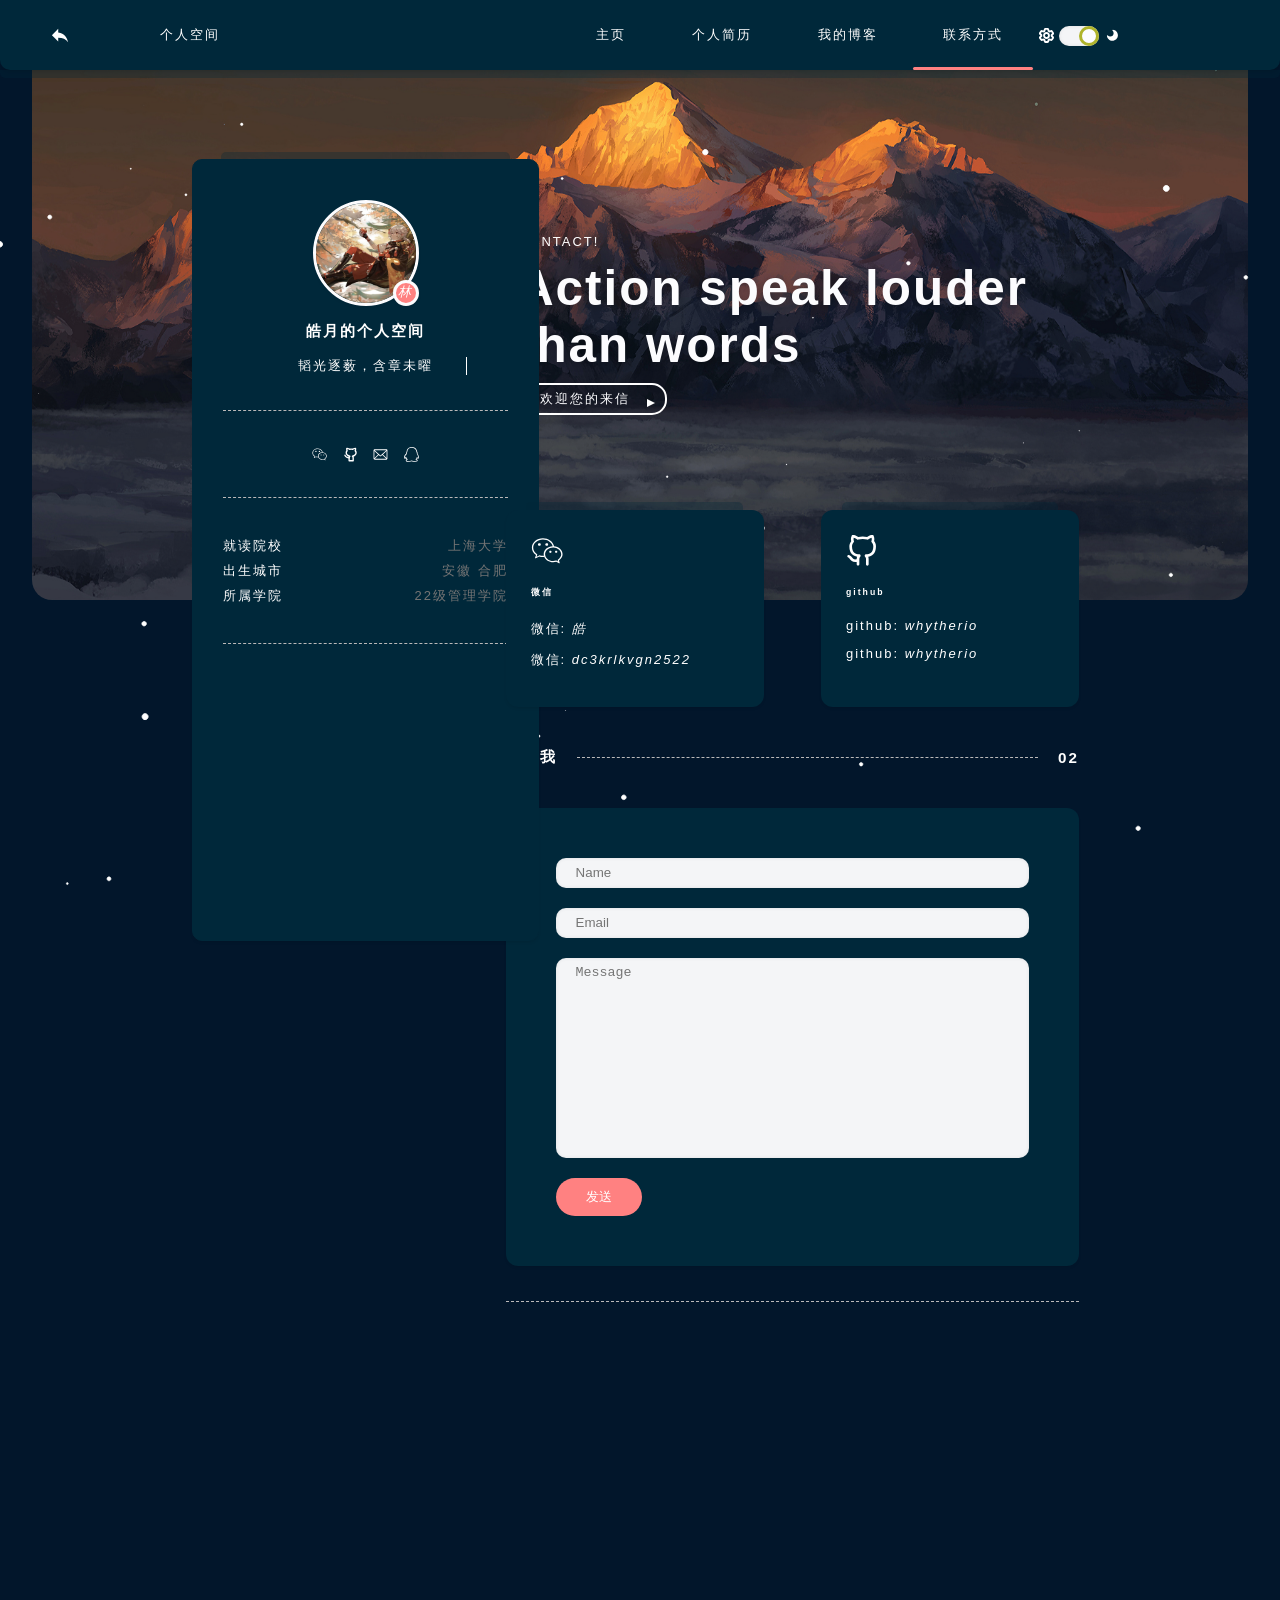
<file: contact.html>
<!DOCTYPE html>
<html lang="en">

<head>
  <meta charset="UTF-8">
  <meta http-equiv="X-UA-Compatible" content="IE=edge">
  <meta name="viewport" content="width=device-width, initial-scale=1.0">
  <title>个人网站</title>
  <link rel="stylesheet" href="./css/base.css">
  <link rel="stylesheet" href="./css/contact.css">
  <script src="./js/jq.js"></script>
</head>
<script>
  function sendEmailEvent() {
    alert('发送成功！')
    $('#emailname').val('')
    $('#emailtext').val('')
    $('#emailtextarea').val('')
  }
</script>

<body>
  <canvas class="canvas-wrap" id="triangle-lost-in-space" resize="true"></canvas>

  <!-- loadding -->
  <div class="lodding-wrap">
    <div class="loadding-div"></div>
  </div>

  <!-- 主要页面 -->
  <div class="box">

    <!-- 顶部栏 -->
    <div class="header borderafter">
      <!-- 返回按钮 -->
      <a style="position: absolute;left:50px;" href="javascript:history.back()">
        <svg t="1649246285004" class="icon" viewBox="0 0 1024 1024" version="1.1" xmlns="http://www.w3.org/2000/svg"
          p-id="3737" width="20" height="20">
          <path
            d="M98 468.9l322.8-322.8v184.4C743.6 376.7 881.9 607.3 928 837.8 812.7 676.4 651.3 602.6 420.8 602.6v189.1L98 468.9z"
            p-id="3738" fill="#254665"></path>
        </svg>
      </a>

      <div class="col">
        <span>个人空间</span>
        <!-- 右边操作栏 -->
        <div class="header-right">
          <!-- 按钮 -->
          <div class="min_menu-wrap" id="minmenu">
            <span class="min_menu"></span>
          </div>
          <!-- 列表 -->
          <div class="menu_list">
            <!-- 栏目 -->
            <ul class="header-nav">
              <li><a href="./index.html">主页</a></li>
              <li><a href="./resume.html">个人简历</a></li>
              <li><a href="./blog.html">我的博客</a></li>
              <li class="active"><a href="./contact.html">联系方式</a></li>
            </ul>
            <!-- 开关灯 -->
            <span class="kaig-bottm">
              <svg t="1649159647627" class="icon" viewBox="0 0 1024 1024" version="1.1"
                xmlns="http://www.w3.org/2000/svg" p-id="2250" width="15" height="15">
                <path
                  d="M1008.535135 710.670332l-70.446388 116.386904a112.099975 112.099975 0 0 1-140.572857 43.829042l-69.422645-17.083729c-5.502624 3.1992-11.133217 6.3984-16.763809 9.341665l-18.299425 62.896276C687.335435 981.514621 639.4754 1023.744064 582.657604 1023.744064H441.764828c-56.817796 0-104.677831-42.293427-110.308423-97.703574l-18.299425-62.896276a422.166458 422.166458 0 0 1-16.827793-9.341665l-69.614597 17.083729a112.163959 112.163959 0 0 1-140.508873-43.893026L15.631361 710.542364a107.493127 107.493127 0 0 1 32.43989-144.731817L96.251206 518.910272a410.649338 410.649338 0 0 1 0-14.204448l-48.179955-46.836291a107.365159 107.365159 0 0 1-32.375906-144.731817l70.190452-116.450888a112.099975 112.099975 0 0 1 140.572857-43.893026l69.550612 17.083729c5.566608-3.1992 11.133217-6.3984 16.827794-9.341665l18.299425-62.896276C336.831061 42.229443 384.691096 0 441.508892 0H582.529636c56.817796 0 104.677831 42.293427 110.372407 97.63959l18.235441 62.704324c5.75856 3.007248 11.325169 6.142464 16.827793 9.341665l69.678581-17.083729a112.163959 112.163959 0 0 1 140.508873 43.893026l70.446388 116.514872a107.493127 107.493127 0 0 1-32.375906 144.731817l-48.179955 46.772307a414.616346 414.616346 0 0 1 0 14.204448l48.243939 46.836291c47.092227 31.928018 62.192452 94.952262 32.247938 145.115721z m-213.066733-142.23644l3.391152-31.032242a246.210447 246.210447 0 0 0 0-51.699076l-3.263184-30.904274 93.992502-91.305173-53.554612-88.553862-131.615096 32.311922-23.546113-16.059985a294.134466 294.134466 0 0 0-48.627844-26.809297l-27.513121-11.901025L568.453156 127.968008H455.649356L419.370426 252.736816l-27.705074 11.965009c-16.635841 7.166208-32.951762 16.187953-48.499875 26.745313l-23.610097 15.996001-131.487128-32.247938-53.36266 88.489878 94.056486 91.433141-3.263184 30.968258a247.874031 247.874031 0 0 0 0 51.699076l3.1992 30.904274-93.928518 91.369157 53.554612 88.489878 131.551112-32.311922 23.610097 16.059985c15.292177 10.429393 31.544114 19.451137 48.563859 26.809297l27.577106 11.965009L455.905292 895.776056h112.611848l36.342914-124.768808 27.64109-11.965009c16.699825-7.166208 32.951762-16.187953 48.563859-26.745313l23.546113-15.996001 131.423144 32.247938 53.68258-88.745814-94.184454-91.369157zM512.147232 615.846038c57.329668 0 103.846038-46.516371 103.974006-103.974006 0-57.329668-46.644339-103.974006-103.974006-103.974007S408.173225 454.542364 408.173225 511.872032 454.817564 615.846038 512.147232 615.846038z m0 127.968008c-127.968008 0-231.942014-103.910022-231.942015-231.942014 0-127.968008 103.910022-231.942014 231.942015-231.942015 127.968008 0 231.942014 103.910022 231.942014 232.133967A232.133967 232.133967 0 0 1 512.147232 743.814046z"
                  p-id="2251"></path>
              </svg>
              <!-- 开关按钮 -->
              <span class="my-radio active" id="myRadio">
                <i></i>
              </span>
              <svg t="1649159678284" class="icon" viewBox="0 0 1024 1024" version="1.1"
                xmlns="http://www.w3.org/2000/svg" p-id="3376" width="15" height="15">
                <path
                  d="M505.4 878.6c-196.7 0-358-150.9-374.9-343.1 1-18.6 16.1-33.4 34.9-33.4 10.8 0 20.5 4.8 26.9 12.4 0.2 0.3 0.5 0.1 0.5-0.7 41.6 44.2 100.5 71.9 166.1 71.9 127.1 0 230.1-103 230.1-230.1 0-66.1-28-125.1-72.6-166.8 0.1-0.1 0.5-0.1 0.3-0.3-7-6.5-11.4-15.7-11.4-26.1 0-19 14.9-34.1 33.7-35.3 192.1 17.1 342.9 178.3 342.9 375 0 208-168.5 376.5-376.5 376.5z"
                  p-id="3377"></path>
              </svg>
            </span>
          </div>
        </div>
      </div>
    </div>
    <!-- 顶部导航 -->
    <div class="navigation">
      <div class="nav-titleBox co zz">
        <!-- 占位符 -->
        <div class="co-left"></div>

        <!-- 标题 -->
        <div class="co-right">
          <span class="titleBox-tag">CONTACT!</span>
          <h1>
            Action speak louder than words
          </h1>
          <a class="buttom navbtn" href="#next-one">欢迎您的来信
          </a>
        </div>
      </div>
    </div>

    <!-- 主要修改部分 -->
    <div class="content zz">
      <!-- 占位符 -->
      <div class="co-left">
        <!-- 简历吸盘 -->
        <div class="me-card carbox borderbefore" id="mycard">
          <div class="mecar-title">
            <div class="me-image">
              <span class="status">
                <i id="motto-text">顺其自然</i>
              </span>
              <img src="./img/toux.jpg" alt="">
            </div>
            <h3>皓月的个人空间</h3>
            <p class="me-hover">
              <span id="random-text">栉风沐雨，朝乾夕惕</span>
            </p>
          </div>
          <div class="borderbotm"></div>
          <div class="lianxi-list">
            <a title="wx:wxid_dc3krlkvgn2522">
              <svg t="1649145899448" class="icon" viewBox="0 0 1024 1024" version="1.1"
                xmlns="http://www.w3.org/2000/svg" p-id="14861" width="15" height="15">
                <path
                  d="M506.942 345.921c25.259 0 42.134-16.916 42.134-42.107 0-25.477-16.848-41.956-42.134-41.956-25.299 0-50.668 16.48-50.668 41.956 0.028 25.204 25.409 42.107 50.668 42.107l0 0zM506.942 345.921zM271.257 261.857c-25.259 0-50.79 16.48-50.79 41.956 0 25.19 25.532 42.107 50.79 42.107 25.163 0 42.012-16.916 42.012-42.107-0.014-25.477-16.834-41.956-42.012-41.956l0 0zM271.257 261.857zM1010.654 615.492c0-133.202-123.563-246.702-275.237-258.512 0.205-1.652 0.301-3.373-0.068-5.092-30.406-141.79-182.886-248.695-354.7-248.695-194.15 0-352.119 135.387-352.119 301.793 0 89.279 45.574 169.725 131.946 233.158l-30.106 90.508c-1.939 5.885-0.177 12.37 4.506 16.452 2.853 2.458 6.445 3.741 10.076 3.741 2.335 0 4.697-0.546 6.867-1.625l113.036-56.565 13.926 2.827c34.802 7.154 64.853 13.353 101.868 13.353 10.895 0 40.878-3.987 43.404-7.182 40.755 101.99 153.094 175.61 285.273 175.61 33.86 0 68.13-8.164 98.891-15.866l87.136 47.636c2.307 1.257 4.847 1.911 7.359 1.911 3.441 0 6.881-1.161 9.639-3.413 4.847-3.932 6.841-10.404 5.038-16.33l-22.255-74.001c74.602-58.955 115.521-129.488 115.521-199.708l0 0zM409.798 665.75c-9.626 0.833-19.388 1.243-29.082 1.243-32.686 0-60.334-5.652-92.31-12.26l-18.582-3.755c-3.195-0.683-6.567-0.245-9.503 1.269l-81.687 40.892 21.231-63.775c2.076-6.24-0.205-13.053-5.57-16.821-82.07-57.207-123.659-126.894-123.659-207.093 0-144.179 139.087-261.516 310.067-261.516 151.142 0 284.959 91.955 312.579 214.261-158.475 2.076-286.706 113.487-286.706 250.32 0 19.893 3.018 39.171 8.11 57.767-1.542-0.382-3.168-0.683-4.887-0.532l0 0zM860.371 788.699c-4.875 3.673-6.935 10.007-5.188 15.852l13.804 45.903-56.647-30.993c-2.157-1.188-4.588-1.803-7.004-1.803-1.188 0-2.389 0.15-3.564 0.464-30.379 7.674-61.822 15.593-92.433 15.593-142.186 0-257.857-97.717-257.857-217.811 0-120.095 115.658-217.771 257.857-217.771 139.469 0 257.325 99.724 257.325 217.771 0 59.87-37.738 121.255-106.291 172.797l0 0zM868.181 797.178zM616.454 506.006c-16.848 0-33.696 16.971-33.696 33.792 0 16.944 16.848 33.669 33.696 33.669 25.313 0 42.038-16.725 42.038-33.669 0-16.848-16.725-33.792-42.038-33.792l0 0zM616.454 506.006zM801.58 506.006c-16.603 0-33.451 16.971-33.451 33.792 0 16.944 16.848 33.669 33.451 33.669 25.231 0 42.257-16.725 42.257-33.669 0-16.848-16.998-33.792-42.257-33.792l0 0zM801.58 506.006z"
                  p-id="14862"></path>
              </svg>
            </a>
            <a title="github:whytherio" href="https://whytherio.github.io/">
              <svg t="1649145950732" class="icon" viewBox="0 0 1024 1024" version="1.1"
                xmlns="http://www.w3.org/2000/svg" p-id="16367" width="15" height="15">
                <path
                  d="M695.765333 981.333333h-276.053333c-26.794667 0-47.317333-21.077333-47.317333-48.64V739.84c0-29.184 6.314667-56.746667 17.365333-81.066667-129.365333-48.64-214.528-150.784-214.528-264.277333 0-53.504 17.365333-103.765333 50.474667-147.498667-12.629333-42.154667-15.786667-95.658667-12.629334-157.269333C216.234667 62.122667 236.8 42.666667 261.973333 42.666667c14.208 0 134.101333 1.621333 203.52 64.853333a504.448 504.448 0 0 1 184.533334 0C717.866667 44.288 837.717333 42.666667 853.504 42.666667c25.216 0 45.738667 19.456 47.317333 45.397333 4.693333 61.610667 0 115.114667-12.629333 157.269333C921.301333 290.688 938.666667 340.906667 938.666667 392.832c0 113.493333-85.162667 215.637333-214.528 264.277333a207.786667 207.786667 0 0 1 17.365333 81.066667v192.896c1.578667 27.562667-20.48 50.261333-45.738667 50.261333z m-228.693333-97.28h181.333333V739.84c0-27.562667-12.586667-53.504-33.109333-71.338667-14.165333-11.349333-20.48-30.805333-15.786667-50.261333 4.778667-17.834667 18.944-32.426667 36.309334-35.669333 123.050667-24.32 208.213333-102.144 208.213333-189.696 0-47.018667-25.258667-82.688-45.738667-105.386667-14.208-14.549333-17.365333-35.626667-7.893333-55.082667 6.314667-12.970667 15.786667-40.533333 15.786667-89.173333-39.466667 6.485333-85.205333 19.456-102.528 45.397333-11.093333 16.213333-31.573333 24.32-50.474667 19.456a393.045333 393.045333 0 0 0-194.005333 0c-18.944 4.864-37.888-3.242667-50.474667-19.456-17.365333-25.941333-63.146667-38.912-102.528-45.397333 1.578667 48.64 9.429333 76.202667 15.786667 89.173333 7.850667 17.834667 4.693333 40.533333-7.936 55.082667-20.48 22.698667-45.738667 58.368-45.738667 105.386667 0 87.552 85.205333 163.754667 208.213333 189.696 17.365333 3.242667 31.573333 17.834667 36.266667 35.669333 4.736 17.834667-1.578667 37.290667-15.786667 50.261333a95.104 95.104 0 0 0-33.109333 71.296v144.298667h3.157333z"
                  fill="#172B4D" p-id="16368"></path>
                <path
                  d="M403.968 788.394667c-212.949333 0-309.162667-194.56-313.898667-202.666667-11.050667-24.32-1.578667-53.461333 20.48-64.810667 23.68-11.349333 52.053333-1.621333 63.146667 21.077334 3.114667 6.485333 80.426667 157.269333 241.28 149.162666 26.837333-1.621333 48.896 19.456 48.896 46.976 1.578667 27.562667-18.901333 50.261333-45.738667 50.261334h-14.165333z"
                  fill="#172B4D" p-id="16369"></path>
              </svg>
            </a>
            <a title="email:1220870208@qq.com" href="Mailto:1220870208@qq.com?Subject=邮箱标题&amp;Body=邮箱内容！">
              <svg t="1649145973361" class="icon" viewBox="0 0 1024 1024" version="1.1"
                xmlns="http://www.w3.org/2000/svg" p-id="17271" width="15" height="15">
                <path
                  d="M983.899806 785.385782V224.886223h0.180631l-0.180631-4.696419c-0.180632-5.238314-0.722526-10.476627-1.806315-15.714941-2.890104-25.469042-21.675781-44.977245-45.519139-47.686717H122.287529c-11.741048 0-23.482096 1.625684-34.861881 5.238314-30.346093 10.295996-50.757453 40.100194-50.576821 74.058917v534.849885c-0.361263 21.314518 5.780208 42.087141 17.701887 59.789028l0.361263 0.722526 5.418946 3.973893c18.243782 21.856412 44.977245 34.319986 73.517022 34.500618H904.421944c37.751984 0 70.265655-27.094726 79.477862-66.291763l0.180631-0.541894c0.361263-5.96084 0.361263-11.741048-0.180631-17.701888zM390.16405 547.494091l55.453872 49.854295 43.893456 40.100194c5.418945 5.96084 13.005468 9.57347 21.133886 9.57347 7.947786 0 15.534309-3.431999 21.133886-9.57347l101.153642-91.941436 272.753572 263.721997H126.622685L390.16405 547.494091z m120.119951 30.346092L111.449638 216.03528H115.604163c214.409596-0.903158 703.559711-2.890104 793.875463-0.361263l-399.195625 362.166166z m165.458458-69.72376l251.619686-227.956959v474.518963L675.742459 508.116423z m-328.568707 0.180631L93.205856 760.278003V278.895043l253.967896 229.402011z"
                  p-id="17272"></path>
              </svg>
            </a>
            <a title="QQ:1220870208">
              <svg t="1649146096754" class="icon" viewBox="0 0 1024 1024" version="1.1"
                xmlns="http://www.w3.org/2000/svg" p-id="18277" width="15" height="15">
                <path
                  d="M537.576602 0c345.434577 0 362.285044 329.787714 362.285044 329.787714 52.356809 69.207276 24.072096 131.794725 24.072096 131.794725 168.504671 264.793055 59.578437 341.22196 29.488318 346.638181-29.488318 5.416222-58.374833-32.49733-58.374833-32.49733s-9.628838 37.913551-33.700934 58.374833c87.86315 40.922563 72.216288 92.075767 72.216288 92.075767s-18.655874 154.061414-383.94993 56.569425l-31.293725-5.416222c-350.248996 126.378504-393.578768-43.931575-393.578768-43.931575s-14.443258-71.012683 53.560413-97.491989c-39.718958-24.072096-53.560413-75.2253-53.560413-75.2253s-35.506341 57.77303-81.845126 36.709946C-3.443754 775.723291-31.728467 587.359141 143.997834 451.351799c0 0-25.275701-80.641521 32.49733-128.785713C176.495163 322.566085 192.142025 0 537.576602 0L537.576602 0 537.576602 0zM230.055576 341.22196C153.626672 406.216619 204.779876 471.211278 204.779876 471.211278 36.275204 574.72129 66.365324 742.022357 66.365324 742.022357s27.081108-13.239653 45.736982-52.356809c19.257677-39.117156 48.745994 6.619826 48.745994 6.619826s18.655874 89.066755 74.623497 123.971294c56.569425 34.904539-2.40721 57.171228-2.40721 57.171228s-61.985647 0.601802-56.569425 43.329773c5.416222 42.126168 205.81642 95.084779 325.575097 1.203605l63.791054 8.425234c209.427235 72.81809 312.937247 4.814419 319.557073-8.425234 6.619826-13.239653-31.895527-38.515353-67.401869-53.560413-35.506341-15.04506-44.533377-30.691922-13.239653-51.153204 31.293725-21.063084 43.931575-62.587449 61.985647-105.31542 18.054072-42.72797 45.736982-21.664886 49.347797-9.628838 3.610814 12.036048 29.488318 52.356809 29.488318 52.356809s68.003671-72.216288-73.419893-285.856139c0 0 30.691922-63.791054-21.063084-116.147863 0 0-12.63785-300.299397-320.158876-300.299397C224.639355 52.356809 230.055576 341.22196 230.055576 341.22196L230.055576 341.22196 230.055576 341.22196z"
                  p-id="18278"></path>
              </svg>
            </a>
          </div>
          <div class="borderbotm"></div>
          <div class="mecar-bottm">
            <div>
              <span class="mecarbottm-key">就读院校</span>
              <span class="mecarbottm-value">上海大学</span>
            </div>
            <div>
              <span class="mecarbottm-key">出生城市</span>
              <span class="mecarbottm-value">安徽 合肥</span>
            </div>
            <div>
              <span class="mecarbottm-key">所属学院</span>
              <span class="mecarbottm-value">22级管理学院</span>
            </div>

          </div>
          <div class="borderbotm"></div>

        </div>
      </div>
      <!-- 主要内容部分 -->
      <div class="co-right" id="next-one">
        <div class="content-li li1">
          <div class="li1-box">
            <div class="li1-box-item carbox borderbefore">
              <svg t="1649145899448" class="icon" viewBox="0 0 1024 1024" version="1.1" 
                xmlns="http://www.w3.org/2000/svg" p-id="14861" width="32" height="32">
                <path 
                  d="M506.942 345.921c25.259 0 42.134-16.916 42.134-42.107 0-25.477-16.848-41.956-42.134-41.956-25.299 0-50.668 16.48-50.668 41.956 0.028 25.204 25.409 42.107 50.668 42.107l0 0zM506.942 345.921zM271.257 261.857c-25.259 0-50.79 16.48-50.79 41.956 0 25.19 25.532 42.107 50.79 42.107 25.163 0 42.012-16.916 42.012-42.107-0.014-25.477-16.834-41.956-42.012-41.956l0 0zM271.257 261.857zM1010.654 615.492c0-133.202-123.563-246.702-275.237-258.512 0.205-1.652 0.301-3.373-0.068-5.092-30.406-141.79-182.886-248.695-354.7-248.695-194.15 0-352.119 135.387-352.119 301.793 0 89.279 45.574 169.725 131.946 233.158l-30.106 90.508c-1.939 5.885-0.177 12.37 4.506 16.452 2.853 2.458 6.445 3.741 10.076 3.741 2.335 0 4.697-0.546 6.867-1.625l113.036-56.565 13.926 2.827c34.802 7.154 64.853 13.353 101.868 13.353 10.895 0 40.878-3.987 43.404-7.182 40.755 101.99 153.094 175.61 285.273 175.61 33.86 0 68.13-8.164 98.891-15.866l87.136 47.636c2.307 1.257 4.847 1.911 7.359 1.911 3.441 0 6.881-1.161 9.639-3.413 4.847-3.932 6.841-10.404 5.038-16.33l-22.255-74.001c74.602-58.955 115.521-129.488 115.521-199.708l0 0zM409.798 665.75c-9.626 0.833-19.388 1.243-29.082 1.243-32.686 0-60.334-5.652-92.31-12.26l-18.582-3.755c-3.195-0.683-6.567-0.245-9.503 1.269l-81.687 40.892 21.231-63.775c2.076-6.24-0.205-13.053-5.57-16.821-82.07-57.207-123.659-126.894-123.659-207.093 0-144.179 139.087-261.516 310.067-261.516 151.142 0 284.959 91.955 312.579 214.261-158.475 2.076-286.706 113.487-286.706 250.32 0 19.893 3.018 39.171 8.11 57.767-1.542-0.382-3.168-0.683-4.887-0.532l0 0zM860.371 788.699c-4.875 3.673-6.935 10.007-5.188 15.852l13.804 45.903-56.647-30.993c-2.157-1.188-4.588-1.803-7.004-1.803-1.188 0-2.389 0.15-3.564 0.464-30.379 7.674-61.822 15.593-92.433 15.593-142.186 0-257.857-97.717-257.857-217.811 0-120.095 115.658-217.771 257.857-217.771 139.469 0 257.325 99.724 257.325 217.771 0 59.87-37.738 121.255-106.291 172.797l0 0zM868.181 797.178zM616.454 506.006c-16.848 0-33.696 16.971-33.696 33.792 0 16.944 16.848 33.669 33.696 33.669 25.313 0 42.038-16.725 42.038-33.669 0-16.848-16.725-33.792-42.038-33.792l0 0zM616.454 506.006zM801.58 506.006c-16.603 0-33.451 16.971-33.451 33.792 0 16.944 16.848 33.669 33.451 33.669 25.231 0 42.257-16.725 42.257-33.669 0-16.848-16.998-33.792-42.257-33.792l0 0zM801.58 506.006z" 
                  p-id="14862"></path>
              </svg>
              <h6>微信</h6>
              <p>微信: <i>皓</i>
              </p>
              <p>微信: <i>dc3krlkvgn2522</i></p>
            </div>
            <div class="li1-box-item carbox borderbefore">
              <svg t="1649226472349" class="icon" viewBox="0 0 1024 1024" version="1.1"
                xmlns="http://www.w3.org/2000/svg" p-id="3023" width="32" height="32">
                <path
                  d="M682.215454 981.446137c-25.532318 0-42.553863-17.021545-42.553864-42.553864v-165.960067c4.255386-34.043091-8.510773-59.575409-29.787704-80.852341-12.766159-12.766159-17.021545-29.787704-8.510773-42.553864 4.255386-17.021545 21.276932-25.532318 34.043091-29.787704 123.406204-12.766159 238.301635-55.320023 238.301635-255.323181 0-46.80925-17.021545-93.6185-51.064636-131.916976-12.766159-12.766159-12.766159-29.787704-8.510772-42.553864 12.766159-34.043091 12.766159-68.086182 4.255386-102.129272-21.276932 4.255386-55.320023 17.021545-110.640045 55.320022-8.510773 8.510773-21.276932 8.510773-34.043091 4.255387-89.363113-25.532318-187.236999-25.532318-276.600112 0-12.766159 4.255386-25.532318 4.255386-38.298477-4.255387C307.741455 104.836549 269.442978 92.07039 248.166047 87.815004c-8.510773 34.043091-8.510773 68.086182 4.255386 102.129272 4.255386 17.021545 4.255386 34.043091-8.510773 42.553864-34.043091 38.298477-51.064636 85.107727-51.064636 131.916976 0 200.003158 114.895431 242.557022 238.301635 255.323181 17.021545 0 29.787704 12.766159 34.043091 29.787704 4.255386 17.021545 0 34.043091-8.510773 42.553864-21.276932 21.276932-29.787704 46.80925-29.787704 76.596954v165.960068c0 25.532318-17.021545 42.553863-42.553863 42.553863s-42.553863-17.021545-42.553864-42.553863v-72.341568c-127.66159 21.276932-182.981613-51.064636-221.28009-97.873886-17.021545-21.276932-29.787704-38.298477-46.80925-42.553864-21.276932-4.255386-38.298477-29.787704-29.787704-51.064636 4.255386-21.276932 29.787704-38.298477 51.064636-29.787704 42.553863 12.766159 68.086182 42.553863 93.6185 72.341568 34.043091 46.80925 63.830795 80.852341 153.193908 63.830795v-4.255386c0-25.532318 4.255386-55.320023 12.766159-76.596955-119.150818-25.532318-246.812408-102.129272-246.812408-327.664748 0-63.830795 21.276932-123.406204 59.575409-170.215454-17.021545-59.575409-12.766159-114.895431 12.766159-170.215454 4.255386-12.766159 12.766159-21.276932 25.532318-25.532318 17.021545-4.255386 72.341568-12.766159 187.236999 59.575409 93.6185-21.276932 191.492386-21.276932 280.855499 0 110.640045-72.341568 170.215454-63.830795 187.236999-59.575409 12.766159 4.255386 21.276932 12.766159 25.532319 25.532318 21.276932 55.320023 25.532318 110.640045 12.766159 165.960067 38.298477 46.80925 59.575409 106.384659 59.575408 170.215454 0 242.557022-144.683136 306.387817-246.812408 331.920135 8.510773 25.532318 12.766159 55.320023 12.766159 80.852341V938.892273c0 25.532318-17.021545 42.553863-42.553863 42.553864z"
                  p-id="3024"></path>
              </svg>
              <h6>github</h6>
              <p>github: <i>whytherio</i>
              </p>
              <p>github: <i>whytherio</i></p>
            </div>
          </div>
        </div>
        <div class="content-li li2">
          <h3>
            <span>联系我
            </span>
            <div class="borderbotm"></div>
            <span>02</span>
          </h3>
          <div class="li2-box carbox">
            <input id="emailname" type="text" placeholder="Name">
            <input id="emailtext" type="text" placeholder="Email">
            <textarea id="emailtextarea" name="" id="" cols="30" rows="10" placeholder="Message"></textarea>
            <button class="buttonsty" onclick="sendEmailEvent()">发送</button>
          </div>
        </div>
        <div class="borderbotm"></div>

      </div>
    </div>
</body>

<script src="./js/random.js"></script>
<script src="./js/base.js"></script>
<script type="text/javascript" src="./js/paper-full.min.js"></script>
<script type="text/javascript" src="./js/canvas.js"></script>


</html>
</file>
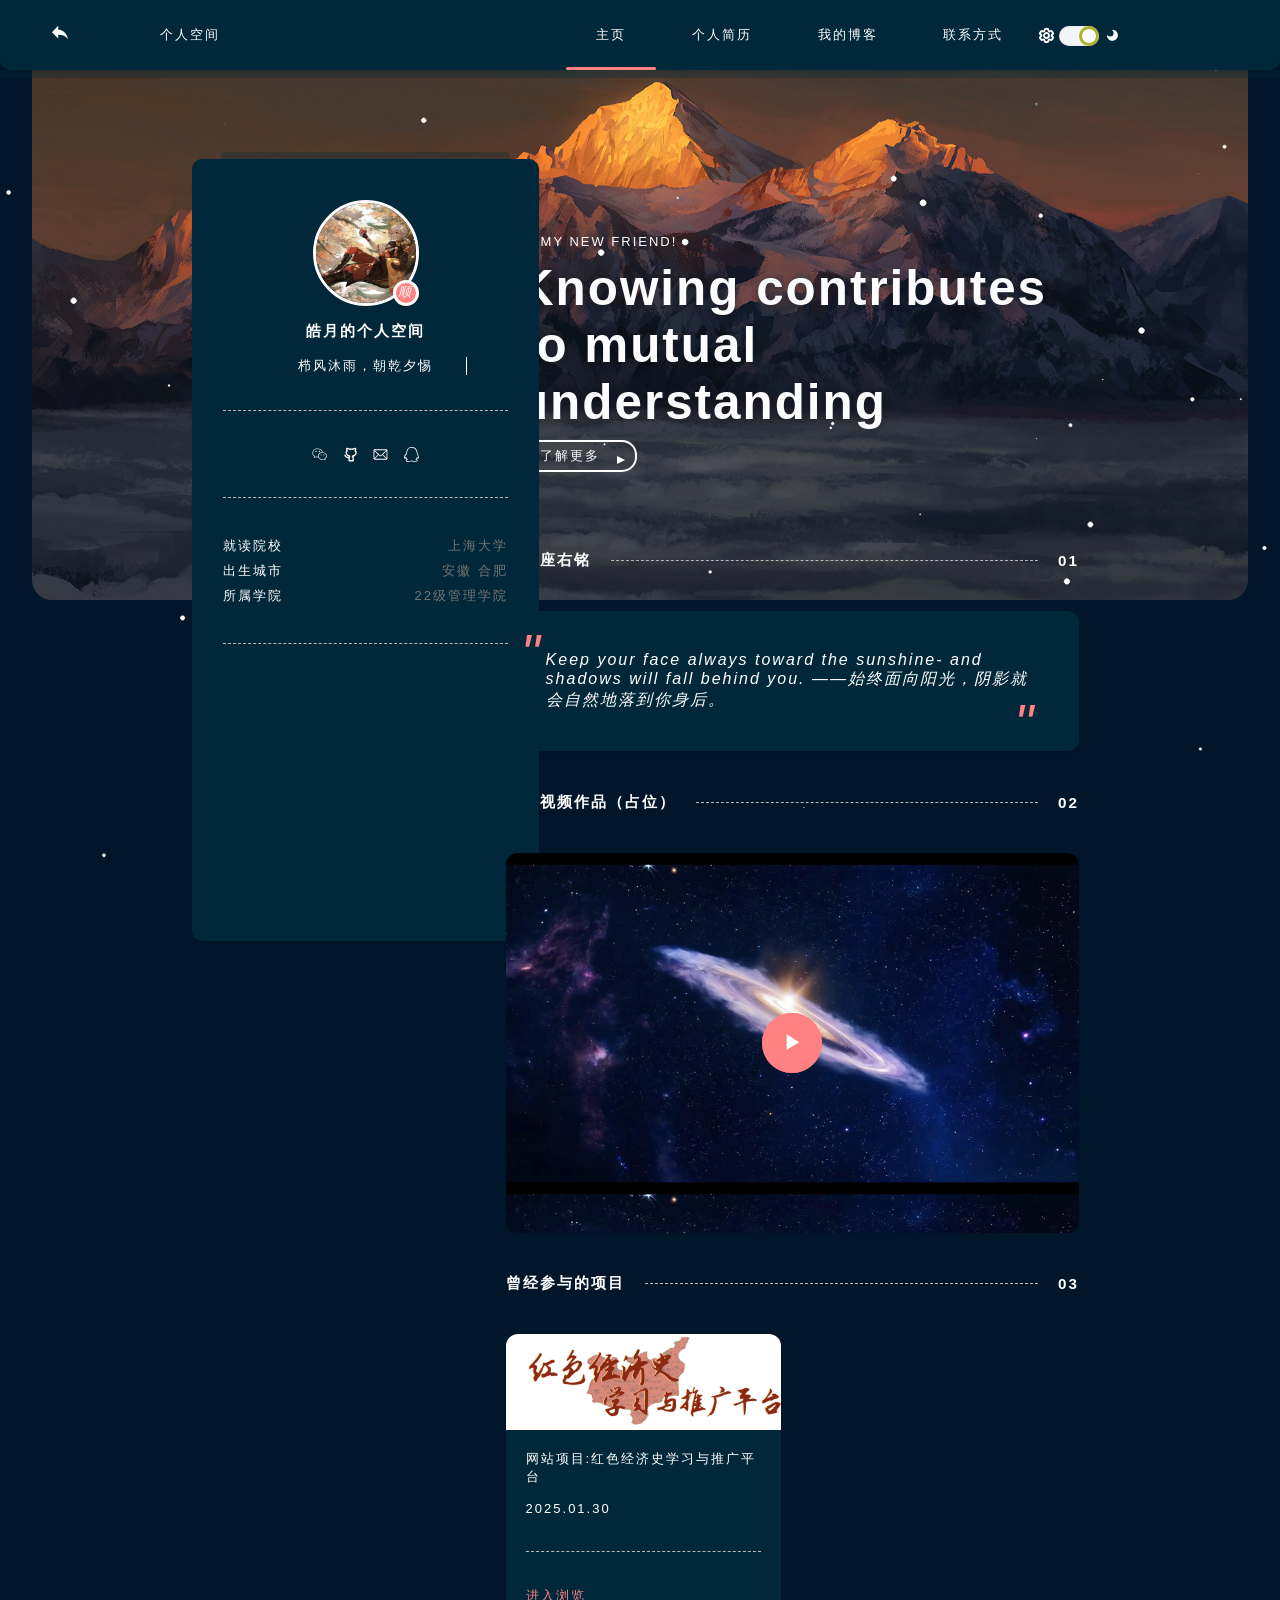
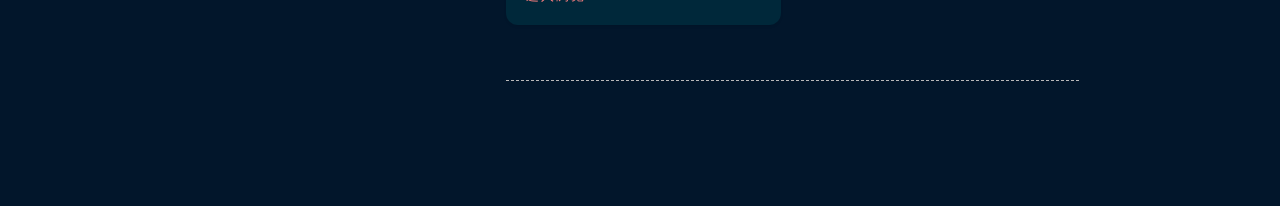
<file: home.html>
<!DOCTYPE html>
<html lang="en">

<head>
  <meta charset="UTF-8">
  <meta http-equiv="X-UA-Compatible" content="IE=edge">
  <meta name="viewport" content="width=device-width, initial-scale=1.0">
  <title>个人网站</title>
  <link rel="stylesheet" href="./css/base.css">
  <script src="./js/jq.js"></script>
  <link rel="stylesheet" href="./css/index1.css">

</head>

<body>




  <canvas class="canvas-wrap" id="triangle-lost-in-space" resize="true"></canvas>

  <!-- loadding -->
  <div class="lodding-wrap">
    <div class="loadding-div"></div>
  </div>

  <!-- 主要页面 -->
  <div class="box">

    <!-- 顶部栏 -->
    <div class="header borderafter">
      <!-- 返回按钮 -->
      <a style="position: absolute;left:50px;" href="javascript:history.back()">
        <svg t="1649246285004" class="icon" viewBox="0 0 1024 1024" version="1.1" xmlns="http://www.w3.org/2000/svg"
          p-id="3737" width="20" height="20">
          <path
            d="M98 468.9l322.8-322.8v184.4C743.6 376.7 881.9 607.3 928 837.8 812.7 676.4 651.3 602.6 420.8 602.6v189.1L98 468.9z"
            p-id="3738" fill="#254665"></path>
        </svg>
      </a>


      <div class="col">
        <span>个人空间</span>
        <!-- 右边操作栏 -->

        <div class="header-right">
          <!-- 按钮 -->
          <div class="min_menu-wrap" id="minmenu">
            <span class="min_menu"></span>
          </div>
          <!-- 列表 -->
          <div class="menu_list">
            <!-- 栏目 -->
            <ul class="header-nav">
              <li class="active"><a href="./home.html">主页</a></li>
              <li><a href="./resume.html">个人简历</a></li>
              <li><a href="./blog.html">我的博客</a></li>
              <li><a href="./contact.html">联系方式</a></li>
            </ul>
            <!-- 开关灯 -->
            <span class="kaig-bottm">
              <svg t="1649159647627" class="icon" viewBox="0 0 1024 1024" version="1.1"
                xmlns="http://www.w3.org/2000/svg" p-id="2250" width="15" height="15">
                <path
                  d="M1008.535135 710.670332l-70.446388 116.386904a112.099975 112.099975 0 0 1-140.572857 43.829042l-69.422645-17.083729c-5.502624 3.1992-11.133217 6.3984-16.763809 9.341665l-18.299425 62.896276C687.335435 981.514621 639.4754 1023.744064 582.657604 1023.744064H441.764828c-56.817796 0-104.677831-42.293427-110.308423-97.703574l-18.299425-62.896276a422.166458 422.166458 0 0 1-16.827793-9.341665l-69.614597 17.083729a112.163959 112.163959 0 0 1-140.508873-43.893026L15.631361 710.542364a107.493127 107.493127 0 0 1 32.43989-144.731817L96.251206 518.910272a410.649338 410.649338 0 0 1 0-14.204448l-48.179955-46.836291a107.365159 107.365159 0 0 1-32.375906-144.731817l70.190452-116.450888a112.099975 112.099975 0 0 1 140.572857-43.893026l69.550612 17.083729c5.566608-3.1992 11.133217-6.3984 16.827794-9.341665l18.299425-62.896276C336.831061 42.229443 384.691096 0 441.508892 0H582.529636c56.817796 0 104.677831 42.293427 110.372407 97.63959l18.235441 62.704324c5.75856 3.007248 11.325169 6.142464 16.827793 9.341665l69.678581-17.083729a112.163959 112.163959 0 0 1 140.508873 43.893026l70.446388 116.514872a107.493127 107.493127 0 0 1-32.375906 144.731817l-48.179955 46.772307a414.616346 414.616346 0 0 1 0 14.204448l48.243939 46.836291c47.092227 31.928018 62.192452 94.952262 32.247938 145.115721z m-213.066733-142.23644l3.391152-31.032242a246.210447 246.210447 0 0 0 0-51.699076l-3.263184-30.904274 93.992502-91.305173-53.554612-88.553862-131.615096 32.311922-23.546113-16.059985a294.134466 294.134466 0 0 0-48.627844-26.809297l-27.513121-11.901025L568.453156 127.968008H455.649356L419.370426 252.736816l-27.705074 11.965009c-16.635841 7.166208-32.951762 16.187953-48.499875 26.745313l-23.610097 15.996001-131.487128-32.247938-53.36266 88.489878 94.056486 91.433141-3.263184 30.968258a247.874031 247.874031 0 0 0 0 51.699076l3.1992 30.904274-93.928518 91.369157 53.554612 88.489878 131.551112-32.311922 23.610097 16.059985c15.292177 10.429393 31.544114 19.451137 48.563859 26.809297l27.577106 11.965009L455.905292 895.776056h112.611848l36.342914-124.768808 27.64109-11.965009c16.699825-7.166208 32.951762-16.187953 48.563859-26.745313l23.546113-15.996001 131.423144 32.247938 53.68258-88.745814-94.184454-91.369157zM512.147232 615.846038c57.329668 0 103.846038-46.516371 103.974006-103.974006 0-57.329668-46.644339-103.974006-103.974006-103.974007S408.173225 454.542364 408.173225 511.872032 454.817564 615.846038 512.147232 615.846038z m0 127.968008c-127.968008 0-231.942014-103.910022-231.942015-231.942014 0-127.968008 103.910022-231.942014 231.942015-231.942015 127.968008 0 231.942014 103.910022 231.942014 232.133967A232.133967 232.133967 0 0 1 512.147232 743.814046z"
                  p-id="2251"></path>
              </svg>
              <!-- 开关按钮 -->
              <span class="my-radio active" id="myRadio">
                <i></i>
              </span>
              <svg t="1649159678284" class="icon" viewBox="0 0 1024 1024" version="1.1"
                xmlns="http://www.w3.org/2000/svg" p-id="3376" width="15" height="15">
                <path
                  d="M505.4 878.6c-196.7 0-358-150.9-374.9-343.1 1-18.6 16.1-33.4 34.9-33.4 10.8 0 20.5 4.8 26.9 12.4 0.2 0.3 0.5 0.1 0.5-0.7 41.6 44.2 100.5 71.9 166.1 71.9 127.1 0 230.1-103 230.1-230.1 0-66.1-28-125.1-72.6-166.8 0.1-0.1 0.5-0.1 0.3-0.3-7-6.5-11.4-15.7-11.4-26.1 0-19 14.9-34.1 33.7-35.3 192.1 17.1 342.9 178.3 342.9 375 0 208-168.5 376.5-376.5 376.5z"
                  p-id="3377"></path>
              </svg>
            </span>
          </div>
        </div>
      </div>
    </div>

    <!-- 顶部导航 -->
    <div class="navigation">
      <div class="nav-titleBox co zz">
        <!-- 占位符 -->
        <div class="co-left"></div>

        <!-- 标题 -->
        <div class="co-right ">
          <span class="titleBox-tag">HI MY NEW FRIEND!</span>
          <h1>
            Knowing contributes to mutual understanding
          </h1>
          <a class="buttom navbtn" href="#next-one">了解更多
          </a>
        </div>
      </div>
    </div>




    <!-- 主要内容 -->
    <div class="container content zz">

      <!-- 占位符 -->
      <div class="co-left">
        <!-- 简历吸盘 -->
        <div class="me-card carbox borderbefore" id="mycard">
          <div class="mecar-title">
            <div class="me-image">
              <span class="status">
                <i>顺其自然</i>
              </span>
              <img src="./img/toux.jpg" alt="">
            </div>
            <h3>皓月的个人空间</h3>
            <p class="me-hover">
              <span>栉风沐雨，朝乾夕惕</span>
            </p>
          </div>
          <div class="borderbotm"></div>
          <div class="lianxi-list">
            <a title="wx:wxid_dc3krlkvgn2522">
              <svg t="1649145899448" class="icon" viewBox="0 0 1024 1024" version="1.1"
                xmlns="http://www.w3.org/2000/svg" p-id="14861" width="15" height="15">
                <path
                  d="M506.942 345.921c25.259 0 42.134-16.916 42.134-42.107 0-25.477-16.848-41.956-42.134-41.956-25.299 0-50.668 16.48-50.668 41.956 0.028 25.204 25.409 42.107 50.668 42.107l0 0zM506.942 345.921zM271.257 261.857c-25.259 0-50.79 16.48-50.79 41.956 0 25.19 25.532 42.107 50.79 42.107 25.163 0 42.012-16.916 42.012-42.107-0.014-25.477-16.834-41.956-42.012-41.956l0 0zM271.257 261.857zM1010.654 615.492c0-133.202-123.563-246.702-275.237-258.512 0.205-1.652 0.301-3.373-0.068-5.092-30.406-141.79-182.886-248.695-354.7-248.695-194.15 0-352.119 135.387-352.119 301.793 0 89.279 45.574 169.725 131.946 233.158l-30.106 90.508c-1.939 5.885-0.177 12.37 4.506 16.452 2.853 2.458 6.445 3.741 10.076 3.741 2.335 0 4.697-0.546 6.867-1.625l113.036-56.565 13.926 2.827c34.802 7.154 64.853 13.353 101.868 13.353 10.895 0 40.878-3.987 43.404-7.182 40.755 101.99 153.094 175.61 285.273 175.61 33.86 0 68.13-8.164 98.891-15.866l87.136 47.636c2.307 1.257 4.847 1.911 7.359 1.911 3.441 0 6.881-1.161 9.639-3.413 4.847-3.932 6.841-10.404 5.038-16.33l-22.255-74.001c74.602-58.955 115.521-129.488 115.521-199.708l0 0zM409.798 665.75c-9.626 0.833-19.388 1.243-29.082 1.243-32.686 0-60.334-5.652-92.31-12.26l-18.582-3.755c-3.195-0.683-6.567-0.245-9.503 1.269l-81.687 40.892 21.231-63.775c2.076-6.24-0.205-13.053-5.57-16.821-82.07-57.207-123.659-126.894-123.659-207.093 0-144.179 139.087-261.516 310.067-261.516 151.142 0 284.959 91.955 312.579 214.261-158.475 2.076-286.706 113.487-286.706 250.32 0 19.893 3.018 39.171 8.11 57.767-1.542-0.382-3.168-0.683-4.887-0.532l0 0zM860.371 788.699c-4.875 3.673-6.935 10.007-5.188 15.852l13.804 45.903-56.647-30.993c-2.157-1.188-4.588-1.803-7.004-1.803-1.188 0-2.389 0.15-3.564 0.464-30.379 7.674-61.822 15.593-92.433 15.593-142.186 0-257.857-97.717-257.857-217.811 0-120.095 115.658-217.771 257.857-217.771 139.469 0 257.325 99.724 257.325 217.771 0 59.87-37.738 121.255-106.291 172.797l0 0zM868.181 797.178zM616.454 506.006c-16.848 0-33.696 16.971-33.696 33.792 0 16.944 16.848 33.669 33.696 33.669 25.313 0 42.038-16.725 42.038-33.669 0-16.848-16.725-33.792-42.038-33.792l0 0zM616.454 506.006zM801.58 506.006c-16.603 0-33.451 16.971-33.451 33.792 0 16.944 16.848 33.669 33.451 33.669 25.231 0 42.257-16.725 42.257-33.669 0-16.848-16.998-33.792-42.257-33.792l0 0zM801.58 506.006z"
                  p-id="14862"></path>
              </svg>
            </a>
            <a title="github:whytherio" href="https://whytherio.github.io/">
              <svg t="1649145950732" class="icon" viewBox="0 0 1024 1024" version="1.1"
                xmlns="http://www.w3.org/2000/svg" p-id="16367" width="15" height="15">
                <path
                  d="M695.765333 981.333333h-276.053333c-26.794667 0-47.317333-21.077333-47.317333-48.64V739.84c0-29.184 6.314667-56.746667 17.365333-81.066667-129.365333-48.64-214.528-150.784-214.528-264.277333 0-53.504 17.365333-103.765333 50.474667-147.498667-12.629333-42.154667-15.786667-95.658667-12.629334-157.269333C216.234667 62.122667 236.8 42.666667 261.973333 42.666667c14.208 0 134.101333 1.621333 203.52 64.853333a504.448 504.448 0 0 1 184.533334 0C717.866667 44.288 837.717333 42.666667 853.504 42.666667c25.216 0 45.738667 19.456 47.317333 45.397333 4.693333 61.610667 0 115.114667-12.629333 157.269333C921.301333 290.688 938.666667 340.906667 938.666667 392.832c0 113.493333-85.162667 215.637333-214.528 264.277333a207.786667 207.786667 0 0 1 17.365333 81.066667v192.896c1.578667 27.562667-20.48 50.261333-45.738667 50.261333z m-228.693333-97.28h181.333333V739.84c0-27.562667-12.586667-53.504-33.109333-71.338667-14.165333-11.349333-20.48-30.805333-15.786667-50.261333 4.778667-17.834667 18.944-32.426667 36.309334-35.669333 123.050667-24.32 208.213333-102.144 208.213333-189.696 0-47.018667-25.258667-82.688-45.738667-105.386667-14.208-14.549333-17.365333-35.626667-7.893333-55.082667 6.314667-12.970667 15.786667-40.533333 15.786667-89.173333-39.466667 6.485333-85.205333 19.456-102.528 45.397333-11.093333 16.213333-31.573333 24.32-50.474667 19.456a393.045333 393.045333 0 0 0-194.005333 0c-18.944 4.864-37.888-3.242667-50.474667-19.456-17.365333-25.941333-63.146667-38.912-102.528-45.397333 1.578667 48.64 9.429333 76.202667 15.786667 89.173333 7.850667 17.834667 4.693333 40.533333-7.936 55.082667-20.48 22.698667-45.738667 58.368-45.738667 105.386667 0 87.552 85.205333 163.754667 208.213333 189.696 17.365333 3.242667 31.573333 17.834667 36.266667 35.669333 4.736 17.834667-1.578667 37.290667-15.786667 50.261333a95.104 95.104 0 0 0-33.109333 71.296v144.298667h3.157333z"
                  fill="#172B4D" p-id="16368"></path>
                <path
                  d="M403.968 788.394667c-212.949333 0-309.162667-194.56-313.898667-202.666667-11.050667-24.32-1.578667-53.461333 20.48-64.810667 23.68-11.349333 52.053333-1.621333 63.146667 21.077334 3.114667 6.485333 80.426667 157.269333 241.28 149.162666 26.837333-1.621333 48.896 19.456 48.896 46.976 1.578667 27.562667-18.901333 50.261333-45.738667 50.261334h-14.165333z"
                  fill="#172B4D" p-id="16369"></path>
              </svg>
            </a>
            <a title="email:1220870208@qq.com" href="Mailto:1220870208@qq.com?Subject=邮箱标题&amp;Body=邮箱内容！">
              <svg t="1649145973361" class="icon" viewBox="0 0 1024 1024" version="1.1"
                xmlns="http://www.w3.org/2000/svg" p-id="17271" width="15" height="15">
                <path
                  d="M983.899806 785.385782V224.886223h0.180631l-0.180631-4.696419c-0.180632-5.238314-0.722526-10.476627-1.806315-15.714941-2.890104-25.469042-21.675781-44.977245-45.519139-47.686717H122.287529c-11.741048 0-23.482096 1.625684-34.861881 5.238314-30.346093 10.295996-50.757453 40.100194-50.576821 74.058917v534.849885c-0.361263 21.314518 5.780208 42.087141 17.701887 59.789028l0.361263 0.722526 5.418946 3.973893c18.243782 21.856412 44.977245 34.319986 73.517022 34.500618H904.421944c37.751984 0 70.265655-27.094726 79.477862-66.291763l0.180631-0.541894c0.361263-5.96084 0.361263-11.741048-0.180631-17.701888zM390.16405 547.494091l55.453872 49.854295 43.893456 40.100194c5.418945 5.96084 13.005468 9.57347 21.133886 9.57347 7.947786 0 15.534309-3.431999 21.133886-9.57347l101.153642-91.941436 272.753572 263.721997H126.622685L390.16405 547.494091z m120.119951 30.346092L111.449638 216.03528H115.604163c214.409596-0.903158 703.559711-2.890104 793.875463-0.361263l-399.195625 362.166166z m165.458458-69.72376l251.619686-227.956959v474.518963L675.742459 508.116423z m-328.568707 0.180631L93.205856 760.278003V278.895043l253.967896 229.402011z"
                  p-id="17272"></path>
              </svg>
            </a>
            <a title="QQ:1220870208">
              <svg t="1649146096754" class="icon" viewBox="0 0 1024 1024" version="1.1"
                xmlns="http://www.w3.org/2000/svg" p-id="18277" width="15" height="15">
                <path
                  d="M537.576602 0c345.434577 0 362.285044 329.787714 362.285044 329.787714 52.356809 69.207276 24.072096 131.794725 24.072096 131.794725 168.504671 264.793055 59.578437 341.22196 29.488318 346.638181-29.488318 5.416222-58.374833-32.49733-58.374833-32.49733s-9.628838 37.913551-33.700934 58.374833c87.86315 40.922563 72.216288 92.075767 72.216288 92.075767s-18.655874 154.061414-383.94993 56.569425l-31.293725-5.416222c-350.248996 126.378504-393.578768-43.931575-393.578768-43.931575s-14.443258-71.012683 53.560413-97.491989c-39.718958-24.072096-53.560413-75.2253-53.560413-75.2253s-35.506341 57.77303-81.845126 36.709946C-3.443754 775.723291-31.728467 587.359141 143.997834 451.351799c0 0-25.275701-80.641521 32.49733-128.785713C176.495163 322.566085 192.142025 0 537.576602 0L537.576602 0 537.576602 0zM230.055576 341.22196C153.626672 406.216619 204.779876 471.211278 204.779876 471.211278 36.275204 574.72129 66.365324 742.022357 66.365324 742.022357s27.081108-13.239653 45.736982-52.356809c19.257677-39.117156 48.745994 6.619826 48.745994 6.619826s18.655874 89.066755 74.623497 123.971294c56.569425 34.904539-2.40721 57.171228-2.40721 57.171228s-61.985647 0.601802-56.569425 43.329773c5.416222 42.126168 205.81642 95.084779 325.575097 1.203605l63.791054 8.425234c209.427235 72.81809 312.937247 4.814419 319.557073-8.425234 6.619826-13.239653-31.895527-38.515353-67.401869-53.560413-35.506341-15.04506-44.533377-30.691922-13.239653-51.153204 31.293725-21.063084 43.931575-62.587449 61.985647-105.31542 18.054072-42.72797 45.736982-21.664886 49.347797-9.628838 3.610814 12.036048 29.488318 52.356809 29.488318 52.356809s68.003671-72.216288-73.419893-285.856139c0 0 30.691922-63.791054-21.063084-116.147863 0 0-12.63785-300.299397-320.158876-300.299397C224.639355 52.356809 230.055576 341.22196 230.055576 341.22196L230.055576 341.22196 230.055576 341.22196z"
                  p-id="18278"></path>
              </svg>
            </a>
          </div>
          <div class="borderbotm"></div>
          <div class="mecar-bottm">
            <div>
              <span class="mecarbottm-key">就读院校</span>
              <span class="mecarbottm-value">上海大学</span>
            </div>
            <div>
              <span class="mecarbottm-key">出生城市</span>
              <span class="mecarbottm-value">安徽 合肥</span>
            </div>
            <div>
              <span class="mecarbottm-key">所属学院</span>
              <span class="mecarbottm-value">22级管理学院</span>
            </div>

          </div>
          <div class="borderbotm"></div>

        </div>
      </div>
      <!-- 右边 -->
      <div class="co-right" id="next-one">
        <!-- 座右铭 -->
        <div class="content-li li2">
          <h3>
            <span>我的座右铭</span>
            <div class="borderbotm"></div>
            <span>01</span>
          </h3>
          <div class="carbox li2-box">
            <blockquote>
              Keep your face always toward the sunshine- and shadows will fall behind you.   ——始终面向阳光，阴影就会自然地落到你身后。
            </blockquote>
          </div>
        </div>
        <!-- 一个剪着玩的视频 -->
        <div class="content-li li3">
          <h3>
            <span>我的视频作品（占位）</span>
            <div class="borderbotm"></div>
            <span>02</span>
          </h3>
          <div class="carbox li3-box">
            <div class="play-buttom" id="playbuttom">

              <span><svg t="1649146869552" class="icon" viewBox="0 0 1024 1024" version="1.1"
                  xmlns="http://www.w3.org/2000/svg" p-id="20204" width="50" height="50">
                  <path d="M657.92 535.04l-256-160v320z" p-id="20205" data-spm-anchor-id="a313x.7781069.0.i27"
                    class="selected" fill="#ffffff"></path>
                </svg></span>
            </div>
          </div>
        </div>
        <!-- 最近完成 -->
        <div class="content-li li6">
          <h3>
            <span>曾经参与的项目
            </span>
            <div class="borderbotm"></div>
            <span>03</span>
          </h3>
          <div class="li6-box">
            <div class="carbox">
              <a class="imgbox" href="https://redecohis.github.io/">
                <img src="./img/fengm.png" alt="">
              </a>
              <div class="li6car-title">
                网站项目:红色经济史学习与推广平台
                <br><br>2025.01.30
                <div class="borderbotm"></div>
                <a href="https://redecohis.github.io/">进入浏览</a>
              </div>
            </div>
          </div>
        </div>

        <div class="borderbotm"></div>
        <!-- 底部 -->

      </div>
      <div class="left">
      </div>

    </div>

</body>
<script type="text/javascript" src="./js/paper-full.min.js"></script>
<script type="text/javascript" src="./js/canvas.js"></script>
<script src="./js/base.js"></script>
<script src="./js/index1.js"></script>
<script src="./js/home.js"></script>


</html>
</file>
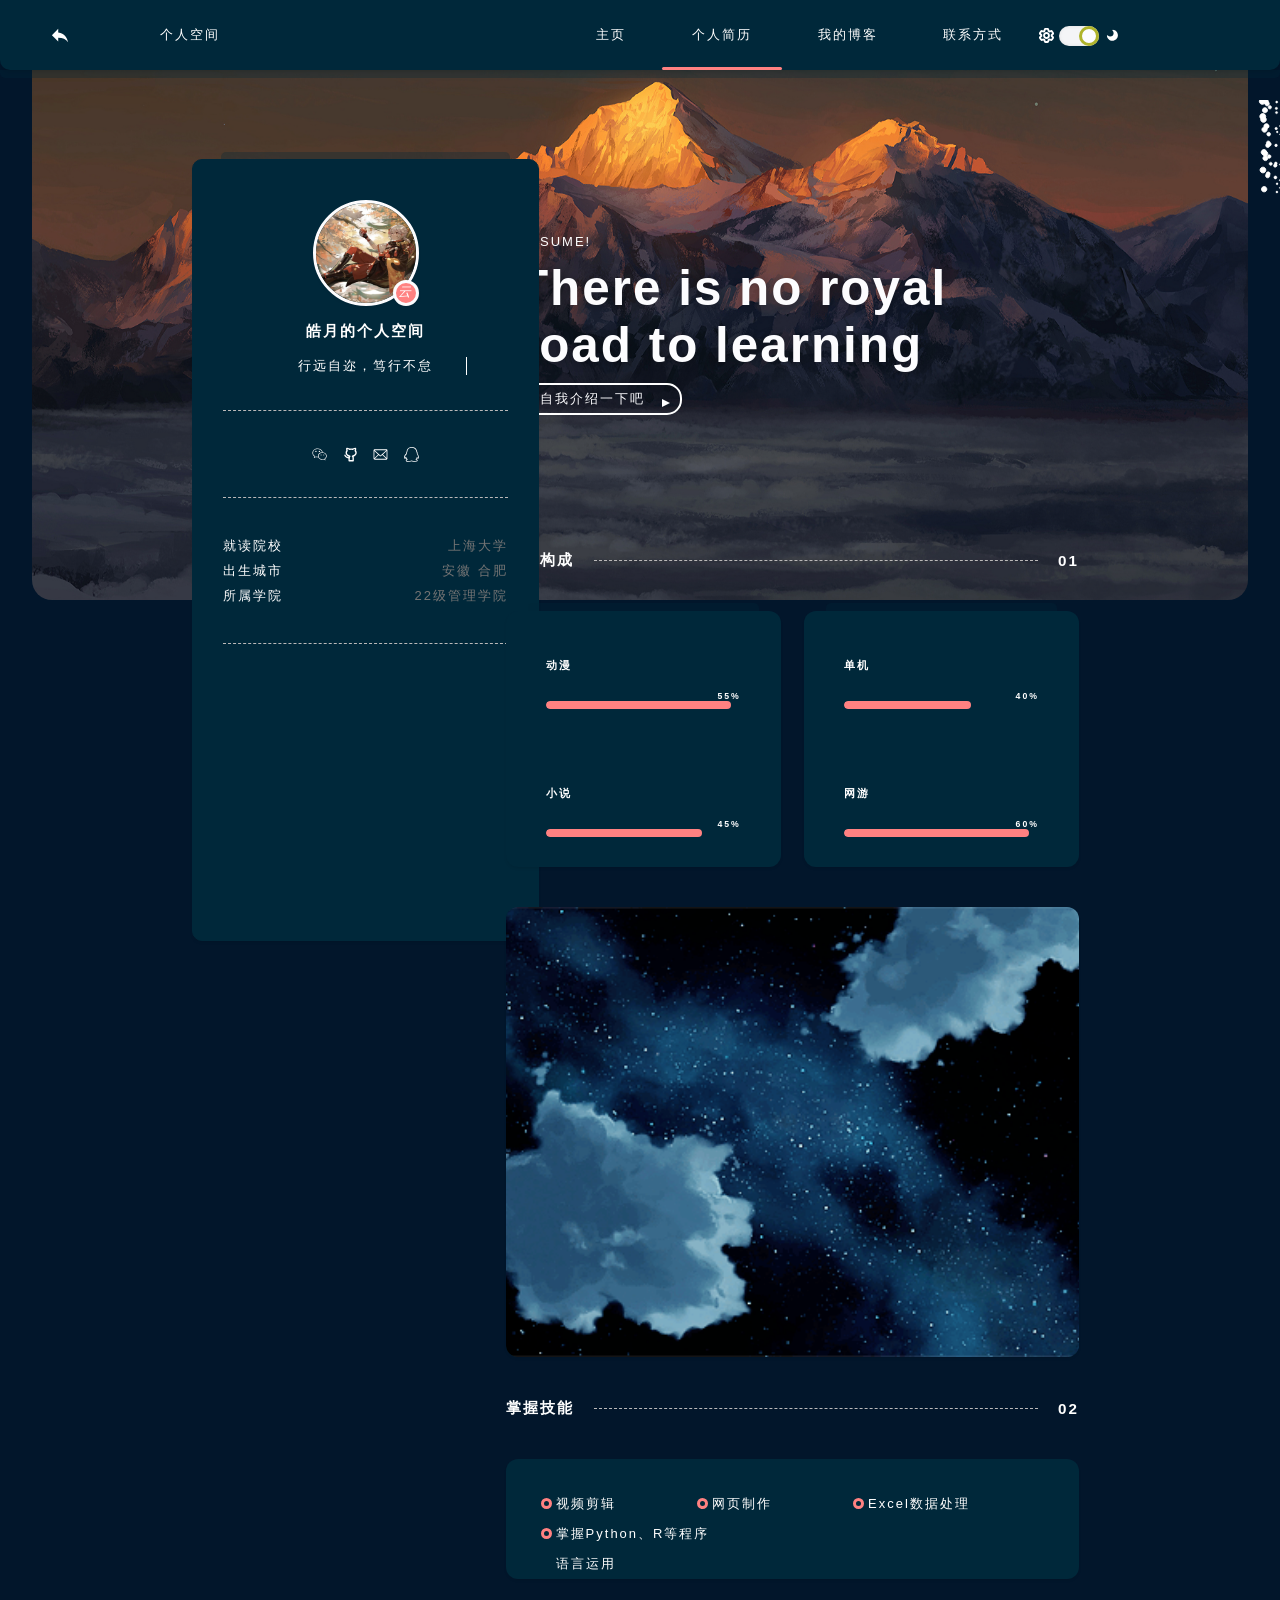
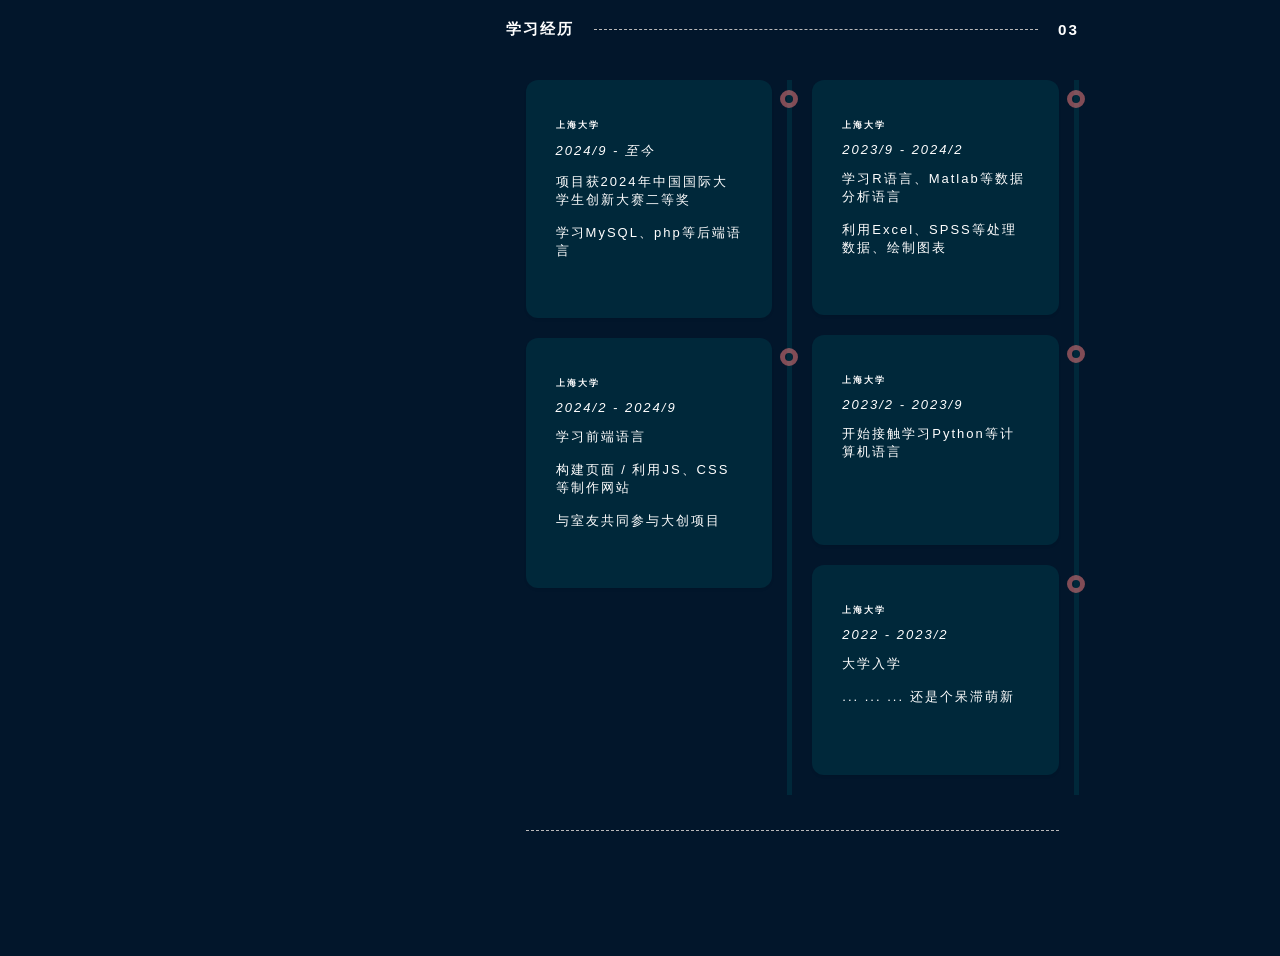
<file: resume.html>
<!DOCTYPE html>
<html lang="en">

<head>
  <meta charset="UTF-8">
  <meta http-equiv="X-UA-Compatible" content="IE=edge">
  <meta name="viewport" content="width=device-width, initial-scale=1.0">
  <title>个人网站</title>
  <link rel="stylesheet" href="./css/base.css">
  <script src="./js/jq.js"></script>
  <link rel="stylesheet" href="./css/resume.css">
</head>

<body>
  <canvas class="canvas-wrap" id="triangle-lost-in-space" resize="true"></canvas>

  <!-- loadding -->
  <div class="lodding-wrap">
    <div class="loadding-div"></div>
  </div>

  <!-- 主要页面 -->
  <div class="box">

    <!-- 顶部栏 -->
    <div class="header borderafter">
      <!-- 返回按钮 -->
      <a style="position: absolute;left:50px;" href="javascript:history.back()">
        <svg t="1649246285004" class="icon" viewBox="0 0 1024 1024" version="1.1" xmlns="http://www.w3.org/2000/svg"
          p-id="3737" width="20" height="20">
          <path
            d="M98 468.9l322.8-322.8v184.4C743.6 376.7 881.9 607.3 928 837.8 812.7 676.4 651.3 602.6 420.8 602.6v189.1L98 468.9z"
            p-id="3738" fill="#254665"></path>
        </svg>
      </a>

      <div class="col">
        <span>个人空间</span>
        <!-- 右边操作栏 -->
        <div class="header-right">
          <!-- 按钮 -->
          <div class="min_menu-wrap" id="minmenu">
            <span class="min_menu"></span>
          </div>
          <!-- 列表 -->
          <div class="menu_list">
            <!-- 栏目 -->
            <ul class="header-nav">
              <li><a href="./index.html">主页</a></li>
              <li class="active"><a href="./resume.html">个人简历</a></li>
              <li><a href="./blog.html">我的博客</a></li>
              <li><a href="./contact.html">联系方式</a></li>
            </ul>
            <!-- 开关灯 -->
            <span class="kaig-bottm">
              <svg t="1649159647627" class="icon" viewBox="0 0 1024 1024" version="1.1"
                xmlns="http://www.w3.org/2000/svg" p-id="2250" width="15" height="15">
                <path
                  d="M1008.535135 710.670332l-70.446388 116.386904a112.099975 112.099975 0 0 1-140.572857 43.829042l-69.422645-17.083729c-5.502624 3.1992-11.133217 6.3984-16.763809 9.341665l-18.299425 62.896276C687.335435 981.514621 639.4754 1023.744064 582.657604 1023.744064H441.764828c-56.817796 0-104.677831-42.293427-110.308423-97.703574l-18.299425-62.896276a422.166458 422.166458 0 0 1-16.827793-9.341665l-69.614597 17.083729a112.163959 112.163959 0 0 1-140.508873-43.893026L15.631361 710.542364a107.493127 107.493127 0 0 1 32.43989-144.731817L96.251206 518.910272a410.649338 410.649338 0 0 1 0-14.204448l-48.179955-46.836291a107.365159 107.365159 0 0 1-32.375906-144.731817l70.190452-116.450888a112.099975 112.099975 0 0 1 140.572857-43.893026l69.550612 17.083729c5.566608-3.1992 11.133217-6.3984 16.827794-9.341665l18.299425-62.896276C336.831061 42.229443 384.691096 0 441.508892 0H582.529636c56.817796 0 104.677831 42.293427 110.372407 97.63959l18.235441 62.704324c5.75856 3.007248 11.325169 6.142464 16.827793 9.341665l69.678581-17.083729a112.163959 112.163959 0 0 1 140.508873 43.893026l70.446388 116.514872a107.493127 107.493127 0 0 1-32.375906 144.731817l-48.179955 46.772307a414.616346 414.616346 0 0 1 0 14.204448l48.243939 46.836291c47.092227 31.928018 62.192452 94.952262 32.247938 145.115721z m-213.066733-142.23644l3.391152-31.032242a246.210447 246.210447 0 0 0 0-51.699076l-3.263184-30.904274 93.992502-91.305173-53.554612-88.553862-131.615096 32.311922-23.546113-16.059985a294.134466 294.134466 0 0 0-48.627844-26.809297l-27.513121-11.901025L568.453156 127.968008H455.649356L419.370426 252.736816l-27.705074 11.965009c-16.635841 7.166208-32.951762 16.187953-48.499875 26.745313l-23.610097 15.996001-131.487128-32.247938-53.36266 88.489878 94.056486 91.433141-3.263184 30.968258a247.874031 247.874031 0 0 0 0 51.699076l3.1992 30.904274-93.928518 91.369157 53.554612 88.489878 131.551112-32.311922 23.610097 16.059985c15.292177 10.429393 31.544114 19.451137 48.563859 26.809297l27.577106 11.965009L455.905292 895.776056h112.611848l36.342914-124.768808 27.64109-11.965009c16.699825-7.166208 32.951762-16.187953 48.563859-26.745313l23.546113-15.996001 131.423144 32.247938 53.68258-88.745814-94.184454-91.369157zM512.147232 615.846038c57.329668 0 103.846038-46.516371 103.974006-103.974006 0-57.329668-46.644339-103.974006-103.974006-103.974007S408.173225 454.542364 408.173225 511.872032 454.817564 615.846038 512.147232 615.846038z m0 127.968008c-127.968008 0-231.942014-103.910022-231.942015-231.942014 0-127.968008 103.910022-231.942014 231.942015-231.942015 127.968008 0 231.942014 103.910022 231.942014 232.133967A232.133967 232.133967 0 0 1 512.147232 743.814046z"
                  p-id="2251"></path>
              </svg>
              <!-- 开关按钮 -->
              <span class="my-radio active" id="myRadio">
                <i></i>
              </span>
              <svg t="1649159678284" class="icon" viewBox="0 0 1024 1024" version="1.1"
                xmlns="http://www.w3.org/2000/svg" p-id="3376" width="15" height="15">
                <path
                  d="M505.4 878.6c-196.7 0-358-150.9-374.9-343.1 1-18.6 16.1-33.4 34.9-33.4 10.8 0 20.5 4.8 26.9 12.4 0.2 0.3 0.5 0.1 0.5-0.7 41.6 44.2 100.5 71.9 166.1 71.9 127.1 0 230.1-103 230.1-230.1 0-66.1-28-125.1-72.6-166.8 0.1-0.1 0.5-0.1 0.3-0.3-7-6.5-11.4-15.7-11.4-26.1 0-19 14.9-34.1 33.7-35.3 192.1 17.1 342.9 178.3 342.9 375 0 208-168.5 376.5-376.5 376.5z"
                  p-id="3377"></path>
              </svg>
            </span>
          </div>
        </div>
      </div>
    </div>

    <!-- 顶部导航 -->
    <div class="navigation">
      <div class="nav-titleBox co zz">
        <!-- 占位符 -->
        <div class="co-left"></div>

        <!-- 标题 -->
        <div class="co-right">
          <span class="titleBox-tag">resume!</span>
          <h1>
            There is no royal road to learning
          </h1>
          <a class="buttom navbtn" href="#next-one">自我介绍一下吧
          </a>
        </div>
      </div>
    </div>


    <!-- 主要修改部分 -->
    <div class="content zz">
      <!-- 占位符 -->
      <div class="co-left">
        <!-- 简历吸盘 -->
        <div class="me-card carbox borderbefore" id="mycard">
          <div class="mecar-title">
            <div class="me-image">
              <span class="status">
                <i id="motto-text">顺其自然</i>
              </span>
              <img src="./img/toux.jpg" alt="">
            </div>
            <h3>皓月的个人空间</h3>
            <p class="me-hover">
              <span id="random-text">栉风沐雨，朝乾夕惕</span>
            </p>
          </div>
          <div class="borderbotm"></div>
          <div class="lianxi-list">
            <a title="wx:wxid_dc3krlkvgn2522">
              <svg t="1649145899448" class="icon" viewBox="0 0 1024 1024" version="1.1"
                xmlns="http://www.w3.org/2000/svg" p-id="14861" width="15" height="15">
                <path
                  d="M506.942 345.921c25.259 0 42.134-16.916 42.134-42.107 0-25.477-16.848-41.956-42.134-41.956-25.299 0-50.668 16.48-50.668 41.956 0.028 25.204 25.409 42.107 50.668 42.107l0 0zM506.942 345.921zM271.257 261.857c-25.259 0-50.79 16.48-50.79 41.956 0 25.19 25.532 42.107 50.79 42.107 25.163 0 42.012-16.916 42.012-42.107-0.014-25.477-16.834-41.956-42.012-41.956l0 0zM271.257 261.857zM1010.654 615.492c0-133.202-123.563-246.702-275.237-258.512 0.205-1.652 0.301-3.373-0.068-5.092-30.406-141.79-182.886-248.695-354.7-248.695-194.15 0-352.119 135.387-352.119 301.793 0 89.279 45.574 169.725 131.946 233.158l-30.106 90.508c-1.939 5.885-0.177 12.37 4.506 16.452 2.853 2.458 6.445 3.741 10.076 3.741 2.335 0 4.697-0.546 6.867-1.625l113.036-56.565 13.926 2.827c34.802 7.154 64.853 13.353 101.868 13.353 10.895 0 40.878-3.987 43.404-7.182 40.755 101.99 153.094 175.61 285.273 175.61 33.86 0 68.13-8.164 98.891-15.866l87.136 47.636c2.307 1.257 4.847 1.911 7.359 1.911 3.441 0 6.881-1.161 9.639-3.413 4.847-3.932 6.841-10.404 5.038-16.33l-22.255-74.001c74.602-58.955 115.521-129.488 115.521-199.708l0 0zM409.798 665.75c-9.626 0.833-19.388 1.243-29.082 1.243-32.686 0-60.334-5.652-92.31-12.26l-18.582-3.755c-3.195-0.683-6.567-0.245-9.503 1.269l-81.687 40.892 21.231-63.775c2.076-6.24-0.205-13.053-5.57-16.821-82.07-57.207-123.659-126.894-123.659-207.093 0-144.179 139.087-261.516 310.067-261.516 151.142 0 284.959 91.955 312.579 214.261-158.475 2.076-286.706 113.487-286.706 250.32 0 19.893 3.018 39.171 8.11 57.767-1.542-0.382-3.168-0.683-4.887-0.532l0 0zM860.371 788.699c-4.875 3.673-6.935 10.007-5.188 15.852l13.804 45.903-56.647-30.993c-2.157-1.188-4.588-1.803-7.004-1.803-1.188 0-2.389 0.15-3.564 0.464-30.379 7.674-61.822 15.593-92.433 15.593-142.186 0-257.857-97.717-257.857-217.811 0-120.095 115.658-217.771 257.857-217.771 139.469 0 257.325 99.724 257.325 217.771 0 59.87-37.738 121.255-106.291 172.797l0 0zM868.181 797.178zM616.454 506.006c-16.848 0-33.696 16.971-33.696 33.792 0 16.944 16.848 33.669 33.696 33.669 25.313 0 42.038-16.725 42.038-33.669 0-16.848-16.725-33.792-42.038-33.792l0 0zM616.454 506.006zM801.58 506.006c-16.603 0-33.451 16.971-33.451 33.792 0 16.944 16.848 33.669 33.451 33.669 25.231 0 42.257-16.725 42.257-33.669 0-16.848-16.998-33.792-42.257-33.792l0 0zM801.58 506.006z"
                  p-id="14862"></path>
              </svg>
            </a>
            <a title="github:whytherio" href="https://whytherio.github.io/">
              <svg t="1649145950732" class="icon" viewBox="0 0 1024 1024" version="1.1"
                xmlns="http://www.w3.org/2000/svg" p-id="16367" width="15" height="15">
                <path
                  d="M695.765333 981.333333h-276.053333c-26.794667 0-47.317333-21.077333-47.317333-48.64V739.84c0-29.184 6.314667-56.746667 17.365333-81.066667-129.365333-48.64-214.528-150.784-214.528-264.277333 0-53.504 17.365333-103.765333 50.474667-147.498667-12.629333-42.154667-15.786667-95.658667-12.629334-157.269333C216.234667 62.122667 236.8 42.666667 261.973333 42.666667c14.208 0 134.101333 1.621333 203.52 64.853333a504.448 504.448 0 0 1 184.533334 0C717.866667 44.288 837.717333 42.666667 853.504 42.666667c25.216 0 45.738667 19.456 47.317333 45.397333 4.693333 61.610667 0 115.114667-12.629333 157.269333C921.301333 290.688 938.666667 340.906667 938.666667 392.832c0 113.493333-85.162667 215.637333-214.528 264.277333a207.786667 207.786667 0 0 1 17.365333 81.066667v192.896c1.578667 27.562667-20.48 50.261333-45.738667 50.261333z m-228.693333-97.28h181.333333V739.84c0-27.562667-12.586667-53.504-33.109333-71.338667-14.165333-11.349333-20.48-30.805333-15.786667-50.261333 4.778667-17.834667 18.944-32.426667 36.309334-35.669333 123.050667-24.32 208.213333-102.144 208.213333-189.696 0-47.018667-25.258667-82.688-45.738667-105.386667-14.208-14.549333-17.365333-35.626667-7.893333-55.082667 6.314667-12.970667 15.786667-40.533333 15.786667-89.173333-39.466667 6.485333-85.205333 19.456-102.528 45.397333-11.093333 16.213333-31.573333 24.32-50.474667 19.456a393.045333 393.045333 0 0 0-194.005333 0c-18.944 4.864-37.888-3.242667-50.474667-19.456-17.365333-25.941333-63.146667-38.912-102.528-45.397333 1.578667 48.64 9.429333 76.202667 15.786667 89.173333 7.850667 17.834667 4.693333 40.533333-7.936 55.082667-20.48 22.698667-45.738667 58.368-45.738667 105.386667 0 87.552 85.205333 163.754667 208.213333 189.696 17.365333 3.242667 31.573333 17.834667 36.266667 35.669333 4.736 17.834667-1.578667 37.290667-15.786667 50.261333a95.104 95.104 0 0 0-33.109333 71.296v144.298667h3.157333z"
                  fill="#172B4D" p-id="16368"></path>
                <path
                  d="M403.968 788.394667c-212.949333 0-309.162667-194.56-313.898667-202.666667-11.050667-24.32-1.578667-53.461333 20.48-64.810667 23.68-11.349333 52.053333-1.621333 63.146667 21.077334 3.114667 6.485333 80.426667 157.269333 241.28 149.162666 26.837333-1.621333 48.896 19.456 48.896 46.976 1.578667 27.562667-18.901333 50.261333-45.738667 50.261334h-14.165333z"
                  fill="#172B4D" p-id="16369"></path>
              </svg>
            </a>
            <a title="email:1220870208@qq.com" href="Mailto:1220870208@qq.com?Subject=邮箱标题&amp;Body=邮箱内容！">
              <svg t="1649145973361" class="icon" viewBox="0 0 1024 1024" version="1.1"
                xmlns="http://www.w3.org/2000/svg" p-id="17271" width="15" height="15">
                <path
                  d="M983.899806 785.385782V224.886223h0.180631l-0.180631-4.696419c-0.180632-5.238314-0.722526-10.476627-1.806315-15.714941-2.890104-25.469042-21.675781-44.977245-45.519139-47.686717H122.287529c-11.741048 0-23.482096 1.625684-34.861881 5.238314-30.346093 10.295996-50.757453 40.100194-50.576821 74.058917v534.849885c-0.361263 21.314518 5.780208 42.087141 17.701887 59.789028l0.361263 0.722526 5.418946 3.973893c18.243782 21.856412 44.977245 34.319986 73.517022 34.500618H904.421944c37.751984 0 70.265655-27.094726 79.477862-66.291763l0.180631-0.541894c0.361263-5.96084 0.361263-11.741048-0.180631-17.701888zM390.16405 547.494091l55.453872 49.854295 43.893456 40.100194c5.418945 5.96084 13.005468 9.57347 21.133886 9.57347 7.947786 0 15.534309-3.431999 21.133886-9.57347l101.153642-91.941436 272.753572 263.721997H126.622685L390.16405 547.494091z m120.119951 30.346092L111.449638 216.03528H115.604163c214.409596-0.903158 703.559711-2.890104 793.875463-0.361263l-399.195625 362.166166z m165.458458-69.72376l251.619686-227.956959v474.518963L675.742459 508.116423z m-328.568707 0.180631L93.205856 760.278003V278.895043l253.967896 229.402011z"
                  p-id="17272"></path>
              </svg>
            </a>
            <a title="QQ:1220870208">
              <svg t="1649146096754" class="icon" viewBox="0 0 1024 1024" version="1.1"
                xmlns="http://www.w3.org/2000/svg" p-id="18277" width="15" height="15">
                <path
                  d="M537.576602 0c345.434577 0 362.285044 329.787714 362.285044 329.787714 52.356809 69.207276 24.072096 131.794725 24.072096 131.794725 168.504671 264.793055 59.578437 341.22196 29.488318 346.638181-29.488318 5.416222-58.374833-32.49733-58.374833-32.49733s-9.628838 37.913551-33.700934 58.374833c87.86315 40.922563 72.216288 92.075767 72.216288 92.075767s-18.655874 154.061414-383.94993 56.569425l-31.293725-5.416222c-350.248996 126.378504-393.578768-43.931575-393.578768-43.931575s-14.443258-71.012683 53.560413-97.491989c-39.718958-24.072096-53.560413-75.2253-53.560413-75.2253s-35.506341 57.77303-81.845126 36.709946C-3.443754 775.723291-31.728467 587.359141 143.997834 451.351799c0 0-25.275701-80.641521 32.49733-128.785713C176.495163 322.566085 192.142025 0 537.576602 0L537.576602 0 537.576602 0zM230.055576 341.22196C153.626672 406.216619 204.779876 471.211278 204.779876 471.211278 36.275204 574.72129 66.365324 742.022357 66.365324 742.022357s27.081108-13.239653 45.736982-52.356809c19.257677-39.117156 48.745994 6.619826 48.745994 6.619826s18.655874 89.066755 74.623497 123.971294c56.569425 34.904539-2.40721 57.171228-2.40721 57.171228s-61.985647 0.601802-56.569425 43.329773c5.416222 42.126168 205.81642 95.084779 325.575097 1.203605l63.791054 8.425234c209.427235 72.81809 312.937247 4.814419 319.557073-8.425234 6.619826-13.239653-31.895527-38.515353-67.401869-53.560413-35.506341-15.04506-44.533377-30.691922-13.239653-51.153204 31.293725-21.063084 43.931575-62.587449 61.985647-105.31542 18.054072-42.72797 45.736982-21.664886 49.347797-9.628838 3.610814 12.036048 29.488318 52.356809 29.488318 52.356809s68.003671-72.216288-73.419893-285.856139c0 0 30.691922-63.791054-21.063084-116.147863 0 0-12.63785-300.299397-320.158876-300.299397C224.639355 52.356809 230.055576 341.22196 230.055576 341.22196L230.055576 341.22196 230.055576 341.22196z"
                  p-id="18278"></path>
              </svg>
            </a>
          </div>
          <div class="borderbotm"></div>
          <div class="mecar-bottm">
            <div>
              <span class="mecarbottm-key">就读院校</span>
              <span class="mecarbottm-value">上海大学</span>
            </div>
            <div>
              <span class="mecarbottm-key">出生城市</span>
              <span class="mecarbottm-value">安徽 合肥</span>
            </div>
            <div>
              <span class="mecarbottm-key">所属学院</span>
              <span class="mecarbottm-value">22级管理学院</span>
            </div>

          </div>
          <div class="borderbotm"></div>

        </div>
      </div>
      <!-- 右边 -->
      <div class="co-right" id="next-one">
        <div class="content-li li1">
          <h3>
            <span>兴趣构成</span>
            <div class="borderbotm"></div>
            <span>01</span>
          </h3>

          <div class="li1-box ">
            <div class="li1-box-item carbox borderbefore">
              <div class="boxitem-line">
                <h5>动漫</h5><h6><span>55%</span></h6>
                <div class="propress">
                  <span class="jindu"></span>
                  <!-- <span style="width: 45%;"></span> -->
                </div>
              </div>
              <div class="boxitem-line">
                <h5>小说</h5><h6><span>45%</span></h6>
                <div class="propress">
                  <span class="jindu"></span>
                </div>
              </div>
            </div>
            <div class="li1-box-item carbox borderbefore">
              <div class="boxitem-line">
                <h5>单机</h5><h6><span>40%</span></h6>
                <div class="propress">
                  <span class="jindu"></span>
                </div>
              </div>
              <div class="boxitem-line">
                <h5>网游</h5><h6><span>60%</span></h6>
                <div class="propress">
                  <span class="jindu"></span>
                </div>
              </div>
            </div>
          </div>

          <div class="carbox li1-box-2">
            <div class="image-container">
              <img src="./img/box1.gif" alt="图片1">
              <img src="./img/box2.gif" alt="图片2">
              <img src="./img/box3.gif" alt="图片3">
              <img src="./img/box4.gif" alt="图片4">
              <img src="./img/box7.gif" alt="图片5">
              <img src="./img/box8.gif" alt="图片6">
            </div>
          </div>

          <div class="content-li li2">
            <h3>
              <span>掌握技能</span>
              <div class="borderbotm"></div>
              <span>02</span>
            </h3>
            <div class="carbox li2-box">
              <ul>
                <li>视频剪辑</li>
                <li>网页制作</li>
                <li>Excel数据处理</li>
                <li>掌握Python、R等程序语言运用</li>
              </ul>
            </div>
          </div>
          <div class="content-li li3">
            <h3>
              <span>学习经历</span>
              <div class="borderbotm"></div>
              <span>03</span>
            </h3>
            <div class="li3-box">
              <div class="li3box-left">
                <div class="li3box-pro">
                  <div class="carbox carcontent">
                    <h6>上海大学</h6>
                    <i>2024/9 - 至今</i>
                    <p>项目获2024年中国国际大学生创新大赛二等奖 <br><br>
                      学习MySQL、php等后端语言 <br><br>
                    </p>
                    <!-- <a href="">阅读</a> -->
                  </div>
                  <div class="carprogress"></div>
                </div>
                <div class="li3box-pro">
                  <div class="carbox carcontent">
                    <h6>上海大学</h6>
                    <i>2024/2 - 2024/9</i>
                    <p>学习前端语言 <br><br>
                      构建页面 / 利用JS、CSS等制作网站<br><br>
                      与室友共同参与大创项目<br><br>
                    </p>
                    <!-- <a href="">阅读</a> -->
                  </div>
                  <div class="carprogress"></div>
                </div>
              </div>
              <div class="li3box-right">
                <div class="li3box-pro">
                  <div class="carbox carcontent">
                    <h6>上海大学</h6>
                    <i>2023/9 - 2024/2</i>
                    <p>
                      学习R语言、Matlab等数据分析语言 <br><br>
                      利用Excel、SPSS等处理数据、绘制图表 <br><br>
                    </p>
                    <!-- <a href="">阅读</a> -->
                  </div>
                  <div class="carprogress"></div>
                </div>
                <div class="li3box-pro">
                  <div class="carbox carcontent">
                    <h6>上海大学</h6>
                    <i>2023/2 - 2023/9</i>
                    <p>
                      开始接触学习Python等计算机语言 <br><br>
                    </p>
                  </div>
                  <div class="carprogress"></div>
                </div>
                <div class="li3box-pro">
                  <div class="carbox carcontent">
                    <h6>上海大学</h6>
                    <i>2022 - 2023/2</i>
                    <p>
                      大学入学 <br><br>
                      ... ... ... 还是个呆滞萌新
                    </p>
                  </div>
                  <div class="carprogress"></div>
                </div>
              </div>

            </div>
          </div>
          <div class="borderbotm"></div>


        </div>
      </div>
    </div>

  </div>
  </div>

</body>

<script src="./js/random.js"></script>
<script src="./js/base.js"></script>
<script type="text/javascript" src="./js/paper-full.min.js"></script>
<script type="text/javascript" src="./js/canvas.js"></script>
<script>
  $(document).ready(function () {
    let spanList = $('.li1-box-item .boxitem-line .jindu');
    let jinduList = ['95%', '80%', '65%', '95%', '85%', '75%', '75%', '95%', '55%', '65%', '95%', '35%']

    for (let i = 0; i <= spanList.length; i++) {
      $(spanList[i]).css('width', jinduList[i])
    }
  })
</script>


</html>
</file>
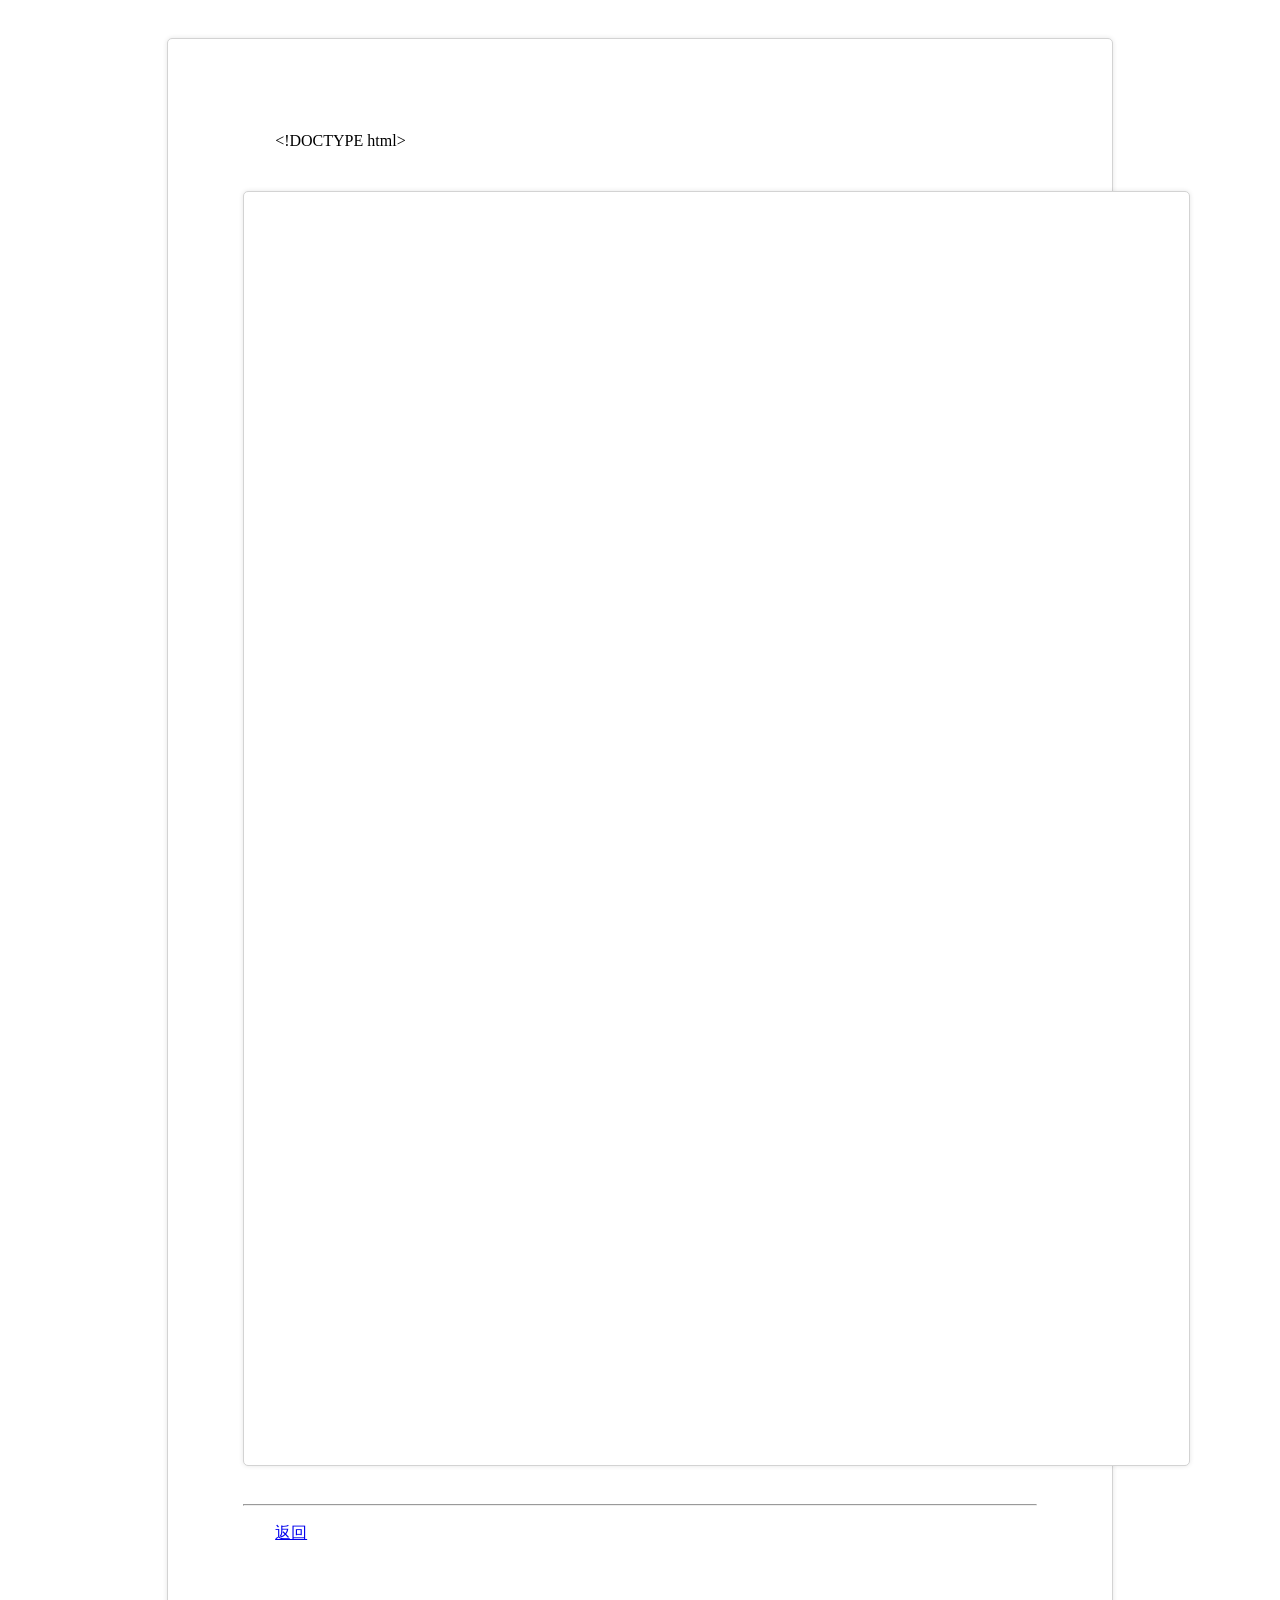
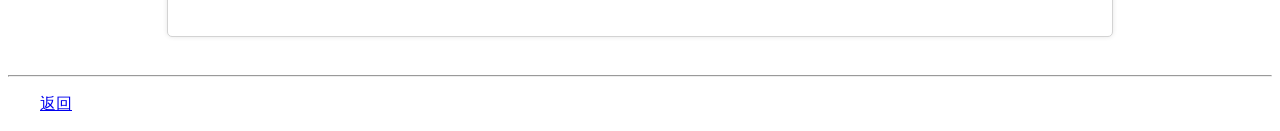
<file: showmd.html>
<!DOCTYPE html>
<html lang="zh-cmn-Hans">

<head>
  <meta charset="UTF-8">
  <meta name="viewport" content="width=device-width, initial-scale=1.0">
  <meta http-equiv="X-UA-Compatible" content="ie=edge">
  <title>Prism代码语法高亮</title>

  <!--<link href="https://cdn.bootcss.com/prism/1.25.0/themes/prism-okaidia.css" rel="stylesheet">-->
  <link rel="stylesheet" href="/css/font-awesome.min.css">

  <link href="/css/prism.css" rel="stylesheet">
  <link href="/css/prism-line-numbers.css" rel="stylesheet">
  <script src="/js/marked.js" type="text/javascript" charset="utf-8"></script>
  <script src="/js/prism.js"></script>
  <script src="/js/jquery.min.js"></script>

  <style>
    #content {
      width: 21cm;
      min-height: 29.7cm;
      padding: 2cm;
      margin: 1cm auto;
      border: 1px #D3D3D3 solid;
      border-radius: 5px;
      background: white;
      box-shadow: 0 0 5px rgba(0, 0, 0, 0.1);
    }

    mark {
      font-family: 宋体, "Courier New";
      background-color: #66FF33;
    }

    h1,
    h2 {
      text-align: center;
      font-family: "Arial", "Microsoft YaHei";
      font-weight: normal;
      line-height: 1.1;
    }

    h3,
    h4 {
      text-align: left;
      font-family: "Arial", "楷体";
      font-weight: normal;
      line-height: 1.1;
    }

    figure {
      width: 19cm;
      max-width: 19cm;
      text-align: center;
      text-indent: 0em;
    }

    figure img {
      height: auto;
      width: auto;
      max-width: 100%;
    }

    figure table {
      height: auto;
      width: auto;
      max-width: 100%;
    }

    p {
      font-family: 宋体, "verdana";
      text-indent: 2em;
      line-height: 1.4em;
    }

    ol,
    ul {
      list-style: none;
      padding: 0;
      margin: 0;
    }

    li:before {
      content: "\f00c";
      /* FontAwesome Unicode */
      font-family: FontAwesome;
      display: inline-block;
      margin-left: -0.3em;
      /* same as padding-left set on li */
      width: 1.5em;
      /* same as padding-left set on li */
    }

    li {
      text-indent: -1em;
      padding-left: 2cm;
      font-family: 宋体, "verdana";
      list-style-position: outside;
      line-height: 1.4em;
    }

    mark {
      background-color: #66FF33;
    }

    h5 {
      font-family: "Arial", "楷体";
      font-weight: normal;
      line-height: 1.1;
    }

    table.tableStyle {
      font-family: verdana, arial, sans-serif;
      font-size: 11px;
      color: #333333;
      border: 1px #999999;
      border-collapse: collapse;
      margin: 0 auto;
    }

    table.tableStyle th {
      background: #C7EDCC;
      padding: 8px;
      border: 1px solid #999999;
    }

    table.tableStyle td {
      background: #fffae0;
      padding: 8px;
      border: 1px solid #999999;
    }
  </style>
</head>

<body>

  <div id="content"></div>

  <script>
    function GetQueryValue(queryName) {
      let reg = new RegExp("(^|&)" + queryName + "=([^&]*)(&|$)", "i");
      let r = window.location.search.substr(1).match(reg);
      if (r != null) {
        return decodeURI(r[2]);
      } else {
        return null;
      }
    }

    // 向服务器发送请求
    $.ajax({
      type: "get",
      url: GetQueryValue("mdfile"),
      async: true,
      dataType: "text",
      success: function (data) {
        data = data.replace(/```mssql/g, "```sql");
        data = data.replace(/```mysql/g, "```sql");

        let ht = marked(data);
        ht = ht.replace(/<table/g, "<table class='tableStyle'");

        document.getElementById('content').innerHTML = ht.replace(/<pre/g, "<pre class='line-numbers'");

        $('#content code').map(function () {
          Prism.highlightElement(this);
        });

        $("[class |='line-numbers language']").dblclick(function () {
          const oInput = document.createElement('textarea');
          // 把文字放进input中，供复制
          oInput.value = $(this).text();
          document.body.appendChild(oInput);
          // 选中创建的input
          oInput.select();
          // 执行复制方法， 该方法返回bool类型的结果，告诉我们是否复制成功
          const copyResult = document.execCommand('copy')
          // 操作中完成后 从Dom中删除创建的input
          document.body.removeChild(oInput)
          // 根据返回的复制结果 给用户不同的提示
          if (copyResult) {
            //alert('DDL已复制到粘贴板')
          } else {
            alert('复制失败')
          }
        });
      }
    });
  </script>
  <hr>
  <p><a href="javascript:history.go(-1)">返回</a></p>

</body>

</html>
</file>
<file: css/base.css>
:root {
 /* 默认背景色 */
--backColor:#fff;
--borderline:#00283a;
 /* 卡片 */
--headerCOlor:#00283A;
 /* 卡片 */
--headerhover:rgb(0, 40, 58,.8);

  /* 默认字体颜色 */
--headerFont:#fff;
  /* 反差色 */
--fontColor:#00283A;
--mainColor:#ff8181;
--bagColor:#02162b;
}

.content-li svg path,.buttom svg path{
  fill:#fff;
}
svg{
  vertical-align: middle;
}
svg path{
  fill: var(--headerFont);
}

/* 遮罩 */
.zhezhao{
  position: fixed;
  left: 0px;
  right: 0px;
  bottom: 0px;
  top: 0px;
  background-color: rgba(0, 0, 0, .7);
  z-index: 9;
  display: none;
}
.zhezhao.active{
  display: block;
}
.zhezhao .close{
  position: absolute;
  right: 20%;
  top:  10%;
}
.close path{
  fill: #FCFCFE;
}
#videoResume{
  position: absolute;
  left: 50%;
  top:  50%;
  transform: translate(-50%,-50%);
}
#videoResumeC{
  width: 100%;
}


body,
html {
  position: relative;
  margin: 0px;
  width: 100%;
  padding: 0px;
  font-size: 13px;
  letter-spacing: 2px;
  transition: .4s ease-in-out;
  font-weight: 400;
  font-family: -apple-system, BlinkMacSystemFont, "Segoe UI", Roboto, "Helvetica Neue", Arial, "Noto Sans", sans-serif, "Apple Color Emoji", "Segoe UI Emoji", "Segoe UI Symbol", "Noto Color Emoji";
  
  color: var(--headerFont);
  background-color:var(--bagColor);
}
a{
   transition: color .6s ease-in-out;
   text-decoration: none;
   color: inherit;
}
a:hover {
  color: var(--mainColor);
}


.carbox {
  background-color: var(--headerCOlor);
  border-radius: 12px;
  box-shadow: 0 2px 4px -2px rgb(0 0 0 / 15%);
}

ul {
  list-style: none;
  margin: 0px;
  padding: 0px;
}

ul>li {
  display: inline-block;
}
img {
  width: 100%;
  height: 100%;
  vertical-align: middle;
}
.copybottm {
  padding: 30px 20px;
  color: #7B7B7D;
  font-size: 10px;
  font-weight: 700;
  letter-spacing: 2px;
  transition: .4s ease-in-out;
  text-transform: uppercase;
}

 /* 顶部栏目 */
.header {
  position: fixed;
  z-index: 2;
  top: 0px;
  width: 100%;
  height: 70px;
  line-height: 70px;
  background-color: var(--headerCOlor);
  border-radius: 0% 0% 10px 10px;
  box-shadow: 0 2px 4px 0 rgb(0 0 0 / 15%);
}

/* 下面的装饰 */
.borderafter::after{
  content: '';
  position: absolute;
  top: 70px;
  left: 0px;
  right: 0px;
  height: 8px;
  /* background-color: #00283A; */
  background-color: var(--borderline);
  border-radius: 0% 0% 5px 5px;
  opacity: .3;
}

/* 上面的装饰 */
.borderbefore::before{
  content: '';
  position: absolute;
  top: -8px;
  left: 8%;
  right: 8%;
  height: 10px;
  background-color: var(--borderline);
  border-radius: 5px 5px 0% 0%;
  opacity: .3;
}

.col {
  width: 75%;
  margin: 0 auto;
  /* border: 1px solid red; */
}

.header>div {
  display: flex;
  justify-content: space-between;
}

/* 开灯 */
.kaig-bottm img {
  width: 15px;
  height: 15px;
}
.kaig-bottm .my-radio{
  position: relative;
  display: inline-block;
  height: 20px;
  width: 40px;
  vertical-align: middle;
  background: #F4F5F7;
  border-radius: 2em;
  box-shadow: inset 0 0 4px -1px rgb(0 0 0 / 15%);
  transition: .4s ease-in-out;
  cursor: pointer;
}

.kaig-bottm .my-radio.active>i{
  right: 0px;
  left: auto;
}
.kaig-bottm .my-radio>i{
  position: absolute;
  left: 0px;
  top: 0px;
  bottom: 0px;
  display: inline-block;
  width: 35%;
  border: solid 3px #AFB42B;
  border-radius: 50%;
  background: #FCFCFE;
  transition: all .2s ease;
}

/* 顶部导航栏 */
.header-nav {
  display: inline-block;
}

.header-nav>li.active::after {
  content: '';
  display: inline-block;
  position: absolute;
  bottom: 0;
  left: 0px;
  right: 0px;
  border-radius: 10px;
  height: 3px;
  background-color: var(--mainColor);
  transition: .4s ease-in-out;
}

.header-nav>li {
  padding: 0 30px;
  position: relative;
  transition: color .6s ease-in-out;
  box-sizing: border-box;
}

.header-nav>li:hover {
  color: var(--mainColor);
}



/* 导航 */ 
/* 黑色主题背景 */
.navigation.active{ 
  background-image: url("../img/back/aitx6-0og08.webp") !important;
  
}
/* 默认主题 */
.navigation {
  margin: 0px auto 0;
  width: 95%;
  background-color: transparent;
  height: 600px;
  border-radius: 20px;
  background-image: url("../img/back/a58cbbffd2aa49c1b1e99990be912f30.jpg");
  background-attachment: fixed;
  background-size: 100%;
  background-repeat: no-repeat;
  overflow: hidden;
  color: #fff;
}

/* 顶部导航 */
.navigation .titleBox-tag {
  text-transform: uppercase;
}

.navigation h1 {
  margin: 10px 0;
  font-size: 3.8rem;
  color: #fcfcfe;
  text-shadow: 0 1px 10px rgb(0 0 0 / 30%);
}
.navigation .buttom:hover{
  transform: scale(1.1);
  color: #fff;
}
.navigation>.nav-titleBox {
  margin-top: 18rem;
}

.nav-titleBox .buttom {
  display: inline-block;
  height: 28px;
  line-height: 28px;
  padding: 0px 35px 0 20px;
  border: 2px solid white;
  border-radius: 15px;
  cursor: pointer;
  transition: transform .3s ease;
  color: #fcfcfe;
  position: relative;
}
.nav-titleBox .buttom::after{
  position: absolute;
  right: 10px;
  top: 50%;
  content: '';
  width: 0px;
  height: 0px;
  border-top: 4px solid transparent;
  border-left: 8px solid #fff;
  border-bottom: 4px solid transparent;
  animation: bmove 1s infinite;
}
@keyframes bmove {
  0%{
    opacity: 1;
    transform: translateX(-8px) translateY(-50%);
  }
  100%{
    opacity: 0;
    transform: translateX(5px) translateY(-50%);
  }
}


/* 内容 */

.co-left {
  width:35%;
  display: inline-block;
  height: 50px;
}

.co-right {
  width: 64%;
  display: inline-block;
  /* background-color: #45454566; */
  min-height: 50px;
}
.co{
  width: 70%;
  margin: 0 auto;
}

.content {
  position: relative;
  top: -90px;
  min-height: 1000px;
  width: 70%;
  margin: 0 auto;
  display: flex;
  /* background-color: rgba(10, 15, 20, 0.2); */
}


/* 左半部分 */
.content .me-card {
  /* top: 390px; */
}

.scroll{
  position: fixed !important;
  top: 49%;
}
.content .me-card {
  width: fit-content;
  min-width: 285px;
  transform: translateY(-351px);
  height: 780px;
  /* backgrounbad-color: var(--headerCOlor); */
  border-radius: 10px;
  text-align: center;
  border: 1px solid var(--headerCOlor);
  padding: 0px 30px;
}


/* 左边吸盘 */
.mecar-title {
  margin-top: 40px;
}


.me-hover span{
  margin: 0 auto;
  display: block;
  font: 14px ;
  border-right: .08em solid;
  /* 个数*2ch */
  width: 28ch; 
  white-space: nowrap;
  overflow: hidden;
  animation: typing 3s steps(28,end), blink-caret .3s step-end infinite alternate;
}


@keyframes typing {
  from {
    width: 0;
  }
}
@keyframes blink-caret {
  50%{
    border-color: transparent;
  }
}


/* 虚线 */
.content .borderbotm {
  /* border-style: dashed; */
  border-bottom: 1px dashed rgb(187, 185, 185);
  height: 0px;
  margin: 35px 0;
}

.mecar-title .me-image {
  position: relative;
  display: inline-block;
}
.me-image>img{
  width: 100px;
  height: 100px;
  border: solid 3px #FCFCFE;
  border-radius: 50%;
  box-shadow: 0 2px 4px -2px rgb(0 0 0 / 15%);
}
.mecar-title .me-image>.status{
    height: 20px;
    width: 20px;
     box-shadow: 0 2px 4px -2px rgb(0 0 0 / 15%);
    border-radius: 50%;
    position: absolute;
    border: solid 3px #FCFCFE;
    right: 0px;
    bottom: 0px;
    background-color: var(--mainColor);
    overflow: hidden;
    color: #fff;
    transition: width .2s ease-in-out, visible .2s ease-in-out;
}
.mecar-title .me-image:hover .status{
  width: 100px;
  border-radius: 20px;
}
.mecar-title .me-image:hover .status i {
  width: 0%;
  visibility: hidden;
}
.mecar-title .me-image:hover .status i {
  width: 100%;
  visibility: visible;
}

.mecar-bottm>div {
  display: flex;
  justify-content: space-between;
  height: 25px;
  line-height: 25px;
}

.mecar-bottm .mecarbottm-key {
  font-weight: 500;
}

.mecar-bottm .mecarbottm-value {
  font-weight: 500;
  color: #747474;
}
.me-card .lianxi-list svg{
  margin: 0 5px;
 
}
.me-card .lianxi-list a svg path{
  transition: .2s ease-in-out;
}
.me-card .lianxi-list a:hover svg path{
  fill: var(--mainColor);
}
.me-card .lianxi-list a{
 display: inline-block;
}
.me-card .buttom-box .button{
  display: block;
  margin: 0 auto;
  border: none;
  height: 40px;
  line-height: 40px;
  width: 200px;
 
  color: var(--headerFont);
  border-radius: 50px;
  background: linear-gradient(-45deg, var(--mainColor) 50%, #fff 60%, var(--mainColor) 70%);
  background-size: 600% 100%;
  animation: shine 5s infinite;
}
@keyframes shine {
  0% {
    background-position-x: 100%;
  }
  50% {
    background-position-x: 0%;
  }
  100% {
    background-position-x: -100%;
  }
}


/* g公共 */
.content-li>h3 {
  display: flex;
  align-items: center;
  color: var(--headerFont);
}

.content-li .borderbotm {
  flex: 1;
  margin-left: 20px;
  margin-right: 20px;
}


/* 加载小蝴蝶 */
.lodding-wrap{
  position: fixed;
  left: 0px;
  right: 0px;
  bottom: 0px;
  top: 0px;
  background-color: rgba(0, 0, 0, 0.95);
  z-index: 9;
  opacity: 1;
}

.loadding-div{
  left: 50%;
  top: 50%;
  position: relative;
  width: 100px;
  height: 100px;
  transform: rotateZ(-13deg) translate(-50%,-50%); 
  animation: insect-fly 0.3333333333s infinite alternate cubic-bezier(.45,-0.43,.63,1.94);
}

.loadding-div::after,.loadding-div::before{
  content: '';
  position: absolute;
  width: 50px;
  height: 50px;
  border: 1px solid #00c7ff;
  transform: rotateX(60deg) rotateY(-60deg);
  background-color: rgba(81, 0, 255, 0.723);
  border-radius: 40% 20% 50% 50%;
  animation: wings 0.333s infinite cubic-bezier(0.6, 0, 0.4, 1) alternate;
}
.loadding-div::after{
  transform-origin: right center;
  left: 0;
}

.loadding-div::before{
  right: 0;
  transform-origin: left center;
  animation-direction: alternate-reverse;
}

@keyframes insect-fly {
  from {
    margin-top: -0.3em;
  }
  to {
    margin-top: 0.3em;
  }
}
@keyframes wings {
  from{
    transform: rotateX(60deg) rotateY(-60deg);
  }
  to{
    transform: rotateX(60deg) rotateY(60deg);
  }
}

/* 雪花 */
.canvas-wrap{
  position: fixed;
  top: 100px;
  bottom: 0px;
  z-index: 1;
  left: 0;
  right: 0;
}


/* 置顶层 */
.zz{
  position: relative;
  z-index: 1;
}


/* 公共的按钮样式 */
.buttonsty{
  cursor: pointer;
  transition: .4s ease-in-out;
}
.buttonsty:hover{
  transform: scale(1.03);
}



/* 适配 */

/* @media screen and (min-width:1000px) and (max-width:1200px) {
  .content .me-card{
    min-width: auto;
  }
}



@media screen and ( max-width:1000px) {
  .content{
    display: block;
  }
  .content .me-card{
    min-width: auto;
  }
    

  .header-right{
    display: none;
  }
  .nav-titleBox{
    display: none;
  }
  .co-right{
    display: none;
  }
} */


/* 播放器 */
 .music-wrap{
  position: fixed;
  right: -14%;
  bottom: 30px;
  z-index: 2;
  transition: right .3s ease;
}
.music-wrap:hover{
  right: 0%;
}
/*
.music-wrap.paused .music-box{
  animation-play-state:paused;
}
.music-wrap .music-box{
  animation:fadenum 5s linear infinite;
}
.music-wrap .music-box{
  background-image: url(../img/bg2.jpg);
  background-size: 100% 100%;
  transform-origin: center center;
  width:80px;
  height:80px;
  background-color:pink;
  border-radius: 50%;
}
@keyframes fadenum{
  0%{transform:rotate(0deg);}
  100%{transform:rotate(360deg);}
}

.music-wrap .star{
  display: inline-block;
  width: 0;
  height: 0;
  border-top: 10px solid #fff;
  border-bottom: 10px solid #fff;
  border-left: 20px solid #fff;
  z-index: 1;
  position: absolute;
  top: 50%;
  left: 50%;
  transform: translate(-50%,-50%);
}

.music-wrap.paused .star{
  border-top: 10px solid transparent;
  border-bottom: 10px solid transparent;
  border-left: 20px solid #fff;
} */



 .min_menu{
  display: none;
  height: 2px;
  width: 15px;
  background-color: var(--headerFont);
  border-radius: 2px;
  position: relative;
  transition: .4s ease-in-out;
}
.min_menu::after{
  content: "";
  top: -5px;
  position: absolute;
  background-color: inherit;
  transition: .4s ease-in-out;
  display: block;
  width: 15px;
  height: 2px;
  border-radius: 2px;
}

.min_menu::before{
  content: "";
  bottom: -5px;
  position: absolute;
  background-color: inherit;
  transition: .4s ease-in-out;
  display: block;
  width: 15px;
  height: 2px;
  border-radius: 2px;
  
}
.min_menu-wrap{
  min-width: 50px;
}
.min_menu-wrap.active .min_menu{
  transform: rotate(45deg);
}
.min_menu-wrap.active .min_menu::after{
  transform: translate(0,5px) rotate(-90deg);
}
.min_menu-wrap.active .min_menu::before{
  transform: translate(0,-5px) rotate(-90deg);
}


  /* 手机*/
  @media screen and (max-width: 950px) {
    .col>span{
      visibility: hidden;
    }
    .content .me-card{
      min-width: auto;
    }
    .co-left{
      position: relative;
      width: auto;
      display: block;
      height: auto;
    }
    .co-right{
      width: 100%;
    }
    .content{
      display: block;
    }
    .content .me-card{
      width:auto;
      transform: translateY(-20px);
    }
    .scroll{
      position:relative !important;
    }

    
    .min_menu{
      display: inline-block;
    }
    /* .header .header-right{
      display:none;
    } */
    .co-left{
      display: none;
    }
    .co-right{
      width: 100%;
    }

  
    .header-right .min_menu-wrap{
      text-align: center;
    }
    .header-right .header-nav>li{
      display: block;
    }
    .header-right .kaig-bottm{
      display: block;
    }

    .menu_list{
      pointer-events: none;
      position: absolute;
      left: 0;
      right: 0;
      text-align: center;
      opacity: 0;
      background-color: var(--headerhover);
      transform: translateY(10px);
      transition: .1s ease-in-out;
    }

    .menu_list.active{
      opacity: 1;
      pointer-events: all;
      transform: translateY(0px);
    }

    .navigation>.nav-titleBox {
      margin-top: 10rem;
    }
  }

/* 平板 */
 @media screen and (max-width:1200px){
  .navigation{
    text-align: center;
    background-size: 100% 100%;
  }
 
  .co-left{
    position: relative;
    width: auto;
    display: block;
    height: auto;
  }
  .co-right{
    width: 100%;
  }
  .content{
    display: block;
  }
  .content .me-card{
    width:auto;
    transform: translateY(-20px);
  }
  .scroll{
    position:relative !important;
  }
}
</file>
<file: css/index1.css>
/* 正文 */
 .content-li.li1 {
  display: flex;
  justify-content: space-between;
}

/* .li1-box::after {
  content: '';
  position: absolute;
  top: -8px;
  left: 8%;
  right: 8%;
  height: 10px;
  background-color: var(--backColor);
  border-radius: 5px 5px 0% 0%;
  opacity: .3;

} */

.content-li.li1>.li1-box {
  position: relative;
  flex: 0 0 32%;
  background-color: var(--headerCOlor);
  min-height: 200px;
  text-align: center;
  border-radius: 10px;
  padding: 30px 20px;
  box-sizing: border-box;

}

.li1-box>span {
  /* margin-top: 25px; */
  font-size: 24px;
  font-weight: 900;
  color: var(--headerFont);
  line-height: 20px;
  display: inline-block;
}

.li1-box>span.tag{
  color: var(--mainColor);
  font-size: 18px;
}

.li1-box>p {
  /* text-transform: uppercase; */
  font-size: 11px;
  font-weight: 700;
  letter-spacing: 2px;
  color: var(--headerFont);
  transition: .4s ease-in-out;
  margin: 0px;
}

/* 公共 */
.content-li>h3 {
  display: flex;
  align-items: center;
  color: var(--headerFont);
}

.content-li .borderbotm {
  flex: 1;
  margin-left: 20px;
  margin-right: 20px;
}

/* 第二块 */

.li2-box {
  /* width: 100%; */
  min-height: 50px;
  padding: 40px;
  box-shadow: 0 2px 4px -2px rgb(0 0 0 / 15%);
}

.li2-box blockquote::after {
  margin: 0;
  width: 50px;
  color: var(--mainColor);
  line-height: 55px;
  content: '"';
  position: absolute;
  bottom: -40px;
  right: -25px;
  font-size: 54px;
}

.li2-box blockquote::before {
  margin: 0;
  color: var(--mainColor);
  width: 50px;
  line-height: 55px;
  content: '"';
  position: absolute;
  top: -25px;
  left: -25px;
  font-size: 54px;
}

.li2-box blockquote {
  position: relative;
  padding: 0;
  margin: 0;
  display: block;
  color: var(--headerFont);
  font-style: italic;
  font-size: 16px;
  font-weight: 500;
}

/* 第三段 */
.li3-box {
  position: relative;
  min-height: 380px;
  background-image: url("../img/videoback.jpg");
  background-size: 100%;
}

.li3-box>.play-buttom {
  position: absolute;
  left: 50%;
  top: 50%;
  transform: translate(-50%, -50%);
  width: 60px;
  height: 60px;
  line-height: 60px;
  border-radius: 50%;
  background-color: var(--mainColor);
  color: white;
  text-align: center;
  font-weight: bold;
  font-size: 30px;

}

.play-buttom::after {
  position: absolute;
  content: '';
  display: inline-block;
  width: 60px;
  height: 60px;
  left: 0px;
  top: 0px;
  z-index: -1;
  background-color: inherit;
  border-radius: 50%;
  animation: playbuttom 1s infinite;
}

@keyframes playbuttom {
  from {
    opacity: 1;
    transform: scale(0.9);
  }

  to {
    opacity: 0;
    transform: scale(1.5);
  }
}

.play-buttom svg {
  vertical-align: -13px;
}

/* 第四 */
.li4-box {
  display: flex;
  justify-content: space-between;
  flex-wrap: wrap;
}

.li4-box>div {
  box-sizing: border-box;
  padding: 25px;
  flex: 0 0 48%;
  min-height: 250px;
  margin-bottom: 20px;


  font-weight: 500;
  letter-spacing: .05em;
  -webkit-font-smoothing: antialiased;
}

.li4-box>div p {
  font-size: 13px;
  color: #7B7B7D;
}

.li4-box>div a {
  position: relative;
  display: inline-block;
  color: var(--mainColor);
  margin-top: 10px;
  cursor: pointer;
  padding-right: 30px;
}
.li4-box>div a::after{
  position: absolute;
  right: 10px;
  top: 50%;
  content: '';
  width: 0px;
  height: 0px;
  border-top: 4px solid transparent;
  border-left: 8px solid var(--mainColor);
  border-bottom: 4px solid transparent;
  animation: bmove 1s infinite;
}

.li4-box svg path{
  fill: var(--headerFont);
}
.li4icon {
  width: 45px;
  height: 45px;
}

/* 第五 */
.li5-box {
  position: relative;
  overflow: hidden;
}

svg {
  vertical-align: sub;
}
.li5-box .left,.li5-box .right{
  transition: .3s ease;
  position: absolute;
  width: 40px;
  height: 40px;
  line-height: 40px;
  border-radius: 50%;
  background-color: var(--headerCOlor);
  text-align: center;
  font-weight: bold;
  font-size: 20px;
  z-index: 1;
  color: white;
  top: 10%;
  opacity: 0;
}

.li5-box:hover .left{
  transform: translateX(100%);
  opacity: 1;
  background-color: var(--mainColor);
}
.li5-box:hover .right {
  transform: translateX(-100%);
  opacity: 1;
  background-color: var(--bagColor);
}

.li5-box .left {
  right: 15%;
}
.li5-box .right {
  left: 15%;
}

.li5box-ul {
  min-width: 100%;
  transition: transform 1s ease;
  transform: translate3d(0px, 0px, 0px);
  transition-duration: 1s;
  /* min-height: 250px; */
  /* background-color: aqua;
    transition-duration: 0ms;
    transform: translate3d(-0%, 10px, 10px); */
}

.li5box-car {
  display: inline-block;
  height: 300px;
  box-sizing: border-box;
  width: 680px;
  text-align: center;
  padding: 50px 20px;
}

.li5box-car>img {
  width: 50px;
  height: 50px;
  border: solid 3px #FCFCFE;
  border-radius: 50%;
  box-shadow: 0 2px 4px -2px rgb(0 0 0 / 15%);

}

/* 第六个 */
.content-li.li6 {}

.li6-box {
  display: flex;
  justify-content: space-between;
  flex-wrap: wrap;
}
.li6-box a{
  display: block;
  color: var(--mainColor);
  margin-top: 10px;
  cursor: pointer;
}
.li6-box>div {
  display: inline-block;
  overflow: hidden;
  flex: 0 0 48%;
  margin-bottom: 20px;
}

.li6-box .borderbotm {
  margin-left: 0px;
  margin-right: 0px;
}

.li6car-title {
  padding: 20px;
}
.li6-box .imgbox{
  display: block;
  overflow: hidden;
  margin-top: 0px;
}
.li6-box img{
  transform: scale(1.1);
  height: 100%;
  transition: all .3s ease-in-out;
}
.li6-box img:hover{
  transform: scale(1);
}


/* 第七个 */
.li7-box{
  display: flex;
  justify-content: space-between;
  flex-wrap: wrap;
}

.li7boxitem{
  flex: 0 0 48%;
  min-height: 300px;
  text-align: center;
  padding: 50px 0;
  position: relative;
  overflow: hidden;
}

.li7boxitem.active::after{
  content: '欢迎聘用';
  text-align: center;
  color: #fcfcfe;
  font-size: 10px;
  font-weight: 700;
  letter-spacing: 2px;
  line-height: 20px;
  height: 20px;
  padding: 0 40px;
  background-color: var(--mainColor);
  transform: rotate(45deg);
  position: absolute;
  top: 23px;
  right: -40px;
}

.li7boxitem h3{
  margin-bottom: 30px;
}
.li7boxitem p{
  margin: 15px 0;
}

.li7boxitem button{
  white-space: nowrap;
  background-color: var(--mainColor);
  border: solid 2px var(--mainColor);
  height: 30px;
  color: var(--headerFont);
  font-size: 11px;
  font-weight: 700;
  letter-spacing: 2px;
  border-radius: 20px;
  padding: 0 30px;
}


.throughline{
  text-decoration: line-through;
  opacity: .5;
}
.item-price{
  font-size: 28px;
  font-family: fantasy;
  text-align: center;
}
.item-price sub{
    font-size: 14px;
    color: rgba(204, 205, 207, 0.7);
    font-weight: 300;
    vertical-align: middle;
}


    /* 手机*/
    @media screen and (max-width: 550px) {
      .content-li{
        display: block;
      }
       .li1{
        display: block !important;
      }
      .li4-box{
        display: block;
      }
      .li6-box{
        display: block;
      }
      .li7-box{
        display: block;
      }
      .li5box-car{
        width:auto;
      }
    }
</file>
<file: css/blog.css>
.content-li.li1 {
  display: flex;
  justify-content: space-between;
  flex-wrap: wrap;
}
.content-li.li1>.li1-box {
  position: relative;
  flex: 0 0 32%;
  background-color: var(--headerCOlor);
  min-height: 100px;
  text-align: center;
  border-radius: 10px;
  padding: 30px 20px;
  box-sizing: border-box;
  margin-bottom: 10px;
}

.li1-box>svg {
 margin-bottom: 10px;
}

.li1-box>svg path{
  fill: var(--headerFont);
}

.li1-box>span.tag{
  color: var(--mainColor);
  font-size: 18px;
}

.li1-box>p {
  /* text-transform: uppercase; */
  font-size: 11px;
  font-weight: 700;
  letter-spacing: 2px;
  color: var(--headerFont);
  transition: .4s ease-in-out;
  margin: 0px;
}

.li2 .li2-box{
  padding: 30px;
  font-size: 0.8rem;
}

.li2-box>.text-hover{
  color: #7B7B7D;
  font-size: 13px;
  font-family: 'Inter',sans-serif;
  letter-spacing: .05em;
  -webkit-font-smoothing: antialiased;
}
.li2-box>.text-img{
  display: flex;
  overflow: hidden;
  justify-content: space-between;
  flex-wrap: wrap;
  
}
.text-img img{
  flex: 1;
  min-width: 45%;
  margin-bottom: 20px;
  margin-left: 10px;
  border-radius: 10px;
}

.text-block blockquote::after {
  margin: 0;
  width: 50px;
  color: var(--mainColor);
  line-height: 55px;
  content: '"';
  position: absolute;
  bottom: -42px;
  right: -35px;
  font-size: 54px;
}

.text-block blockquote::before {
  margin: 0;
  color: var(--mainColor);
  width: 50px;
  line-height: 55px;
  content: '"';
  position: absolute;
  top: -25px;
  left: -25px;
  font-size: 54px;
}

.text-block blockquote {
  position: relative;
  display: block;
  color: var(--headerFont);
  font-style: italic;
  font-size: 1rem;
  font-weight: 500;
 
 
}
.text-block{
  padding: 10px;
  background-color: var(--textblock-bg);
  border-radius: 10px;
}

.content-li .li3-box{
  display: block;
  margin-bottom: 20px;
  padding: 0.5rem;
  cursor: pointer;
}

.li3-box h3{
  margin: 0px;
}

.li3-box p{
  margin: 20px 0;
  opacity: .8;
}
.address-wrap{
  display: flex;
  justify-content: space-between;
  color: #7B7B7D;
  font-size: 10px;
}

.address-wrap svg path{
  fill: #7B7B7D;
}
.address-wrap svg{
  margin-bottom: 3px;
}

.address-left span{
  margin-right: 5px;
}

.address-left span.zd{
  color: var(--mainColor);
}
.address-wrap .address-right{

}

.time-tags-wrap{
  margin-bottom: 20px;
}
.time-tags-wrap span{
  position: relative;
  margin-right: 10px;
  border-radius: 10px;
  padding: 5px;
  cursor: pointer;
  background: var(--headerCOlor);
}
.time-tags-wrap span>i{
  position: absolute;
  right: -8px;
  top: -5px;
  text-align: center;
  background-color: var(--mainColor);
  width: 18px;
  height: 18px;
  line-height: 18px;
  border-radius: 50%;
}



/* 手机*/
@media screen and (max-width: 550px) {
  .content-li{
    display: block;
  }
  .content-li.li1{
    display: block;
  }
  .time-tags-wrap span{
    display: block;
    margin-bottom: 8px;
  }
}
</file>
<file: css/contact.css>
.li1-box{
  display: flex;
  justify-content: space-between;
}

.li1-box-item{
  position: relative;
  flex: 0 0 45%;
  padding: 25px;
  box-sizing: border-box;
}


.li1-box-item>img{
  width: 50px;
  height: 50px;
}
.li2-box{
  padding: 50px;
}

.li2-box>input,.li2-box>textarea{
  display: block;
  width: 100%;
  height: 30px;
  line-height: 30px;
  margin-bottom: 20px;
  border: none;
  background-color: #F4F5F7;
  border-radius: 10px;
  padding: 0 20px;
  box-shadow: inset 0 0 4px -1px rgb(0 0 0 / 15%);
  box-sizing: border-box;
  /* color: var(--headerFont); */
}
.li2-box>textarea{
  height: 200px;
  resize: none;
}
.li2-box>button{
  padding: 10px 30px;
  border: none;
  border-radius: 20px;
  background-color: var(--mainColor);
  color: var(--headerFont);
}

.content-li svg path{
  fill: var(--headerFont);
}


 /* 手机*/
 @media screen and (max-width: 550px) {
  .content-li{
    display: block;
  }
  .li1-box{
    display: block !important;
  }
  .li2-box{
    padding: 10px;
  }
}
</file>
<file: css/resume.css>
.li1-box{
  position: relative;
  display: flex;
  flex-wrap: wrap;
  justify-content: space-between;
  position: relative;
  display: flex;
}

.li1-box-2{
  position: relative;
  display: flex;
  flex-wrap: wrap;
  justify-content: space-between;
  position: relative;
  display: flex;
  width: 100%;
  min-height: 450px;
  height: 40%;
  overflow: hidden;
}

.image-container {
  display: flex;
  position: absolute;
  width: 100%;
  height: 100%;
  /* 每张图片静止 10s，共 6 张图片，总时长为 (10 * 6 + 10) s */
  animation: scroll 70s linear infinite;
  }
  .image-container img {
  width: 100%;
  height: 100%;
  object-fit: cover;
  }
  @keyframes scroll {
  0%,
  14.28% {
  transform: translateX(0);
  }
  16.28%,
  28.56% {
  transform: translateX(-100%);
  }
  30.56%,
  42.84% {
  transform: translateX(-200%);
  }
  44.84%,
  57.12% {
  transform: translateX(-300%);
  }
  59.12%,
  71.4% {
  transform: translateX(-400%);
  }
  73.4%,
  85.68% {
  transform: translateX(-500%);
  }
  87.68%,
  100% {
  transform: translateX(-600%);
  }
}

.li1-box-item{
  flex: 0 0 48%;
  position: relative;
  min-height: 250px;
  /* background-color: antiquewhite; */
  margin-bottom: 40px;
}

.boxitem-line{
  padding: 30px 40px;
}

.boxitem-line h6>span{
  float: right;
}
.boxitem-line .propress{
  height: 8px;
  width: 100%;
  background-color: transparent;
  border-radius: 10px;
  overflow: hidden;
}
.propress>span{
    width: 0%;
    transition: width 1s ease-in-out;
    background-color: var(--mainColor);
    display: inline-block;
    height: 100%;
    vertical-align: super;
    border-radius: 10px;
}


h6{
  margin: 10px 0px;
}

.li2-box{
  /* min-height: 200px; */
  padding: 30px 50px;
  box-sizing: border-box;
}
.li2-box ul{
  display: flex;
  flex-wrap: wrap;
}
.li2-box li{
  flex: 0 0 33%;
  text-align: left;
  height: 30px;
  line-height:  30px;
  position: relative;
}
.li2-box li:after{
  position: absolute;
    content: '';
    left: -15px;
    top: 9px;
    width: 5px;
    height: 5px;
    /* background-color: aqua; */
    border-radius: 50%;
    border: 3px solid var(--mainColor);
}
.li3-box{
  display: flex;
  flex-wrap: wrap;
}
.li3-box>div{
  flex: 0 0 50%;
  position: relative;
  /* margin-bottom: 10px; */
}
.li3-box>div::after{
  position: absolute;
  right: 0px;
  top: 0px;
  content: '';
  display: inline-block;
  width: 5px;
  height: 100%;
  background-color: var(--headerCOlor);
}

.li3-box .carcontent{
  min-height: 150px;
  margin: 0 20px 20px;
  padding: 30px;
  box-sizing: content-box;
  /* width: 80%; */
  /* background-color: aqua; */
} 
.li3-box .li3box-pro{
  position: relative;
}
.li3box-pro:hover .carprogress{
  opacity: 1;
}
.li3-box .carprogress{
  transition: all .2s ease-in-out;
  position: absolute;
  right: -6px;
  z-index: 1;
  top: 10px;
  width: 18px;
  height: 18px;
  background-color: var(--headerCOlor);
  border-radius: 50%;
  box-sizing: border-box;
  border: 5px solid var(--mainColor);
  opacity: .5;
}


 /* 手机*/
 @media screen and (max-width: 550px) {
  .content-li{
    display: block;
  }
  .li1-box{
    display: block;
  }
  .li2-box ul{
    display: block;
  }
  .li3-box{
    display: block;
  }
  .li2-box li{
    width: 100%;
  }
}
</file>
<file: css/prism.css>
/* PrismJS 1.25.0
https://prismjs.com/download.html#themes=prism&languages=[base64]&plugins=line-numbers+jsonp-highlight+inline-color */
code[class*=language-],pre[class*=language-]{color:#000;background:0 0;text-shadow:0 1px #fff;font-family:Consolas,Monaco,'Andale Mono','Ubuntu Mono',monospace;font-size:1em;text-align:left;white-space:pre;word-spacing:normal;word-break:normal;word-wrap:normal;line-height:1.5;-moz-tab-size:4;-o-tab-size:4;tab-size:4;-webkit-hyphens:none;-moz-hyphens:none;-ms-hyphens:none;hyphens:none}code[class*=language-] ::-moz-selection,code[class*=language-]::-moz-selection,pre[class*=language-] ::-moz-selection,pre[class*=language-]::-moz-selection{text-shadow:none;background:#b3d4fc}code[class*=language-] ::selection,code[class*=language-]::selection,pre[class*=language-] ::selection,pre[class*=language-]::selection{text-shadow:none;background:#b3d4fc}@media print{code[class*=language-],pre[class*=language-]{text-shadow:none}}pre[class*=language-]{padding:1em;margin:.5em 0;overflow:auto}:not(pre)>code[class*=language-],pre[class*=language-]{background:#f5f2f0}:not(pre)>code[class*=language-]{padding:.1em;border-radius:.3em;white-space:normal}.token.cdata,.token.comment,.token.doctype,.token.prolog{color:#708090}.token.punctuation{color:#999}.token.namespace{opacity:.7}.token.boolean,.token.constant,.token.deleted,.token.number,.token.property,.token.symbol,.token.tag{color:#905}.token.attr-name,.token.builtin,.token.char,.token.inserted,.token.selector,.token.string{color:#690}.language-css .token.string,.style .token.string,.token.entity,.token.operator,.token.url{color:#9a6e3a;background:hsla(0,0%,100%,.5)}.token.atrule,.token.attr-value,.token.keyword{color:#07a}.token.class-name,.token.function{color:#dd4a68}.token.important,.token.regex,.token.variable{color:#e90}.token.bold,.token.important{font-weight:700}.token.italic{font-style:italic}.token.entity{cursor:help}
pre[class*=language-].line-numbers{position:relative;padding-left:3.8em;counter-reset:linenumber}pre[class*=language-].line-numbers>code{position:relative;white-space:inherit}.line-numbers .line-numbers-rows{position:absolute;pointer-events:none;top:0;font-size:100%;left:-3.8em;width:3em;letter-spacing:-1px;border-right:1px solid #999;-webkit-user-select:none;-moz-user-select:none;-ms-user-select:none;user-select:none}.line-numbers-rows>span{display:block;counter-increment:linenumber}.line-numbers-rows>span:before{content:counter(linenumber);color:#999;display:block;padding-right:.8em;text-align:right}
span.inline-color-wrapper{background:url([data-uri]);background-position:center;background-size:110%;display:inline-block;height:1.333ch;width:1.333ch;margin:0 .333ch;box-sizing:border-box;border:1px solid #fff;outline:1px solid rgba(0,0,0,.5);overflow:hidden}span.inline-color{display:block;height:120%;width:120%}
</file>
<file: css/prism-line-numbers.css>
pre[class*="language-"].line-numbers {
	position: relative;
	padding-left: 3.8em;
	counter-reset: linenumber;
}

pre[class*="language-"].line-numbers > code {
	position: relative;
	white-space: inherit;
}

.line-numbers .line-numbers-rows {
	position: absolute;
	pointer-events: none;
	top: 0;
	font-size: 100%;
	left: -3.8em;
	width: 3em; /* works for line-numbers below 1000 lines */
	letter-spacing: -1px;
	border-right: 1px solid #999;

	-webkit-user-select: none;
	-moz-user-select: none;
	-ms-user-select: none;
	user-select: none;

}

	.line-numbers-rows > span {
		display: block;
		counter-increment: linenumber;
	}

		.line-numbers-rows > span:before {
			content: counter(linenumber);
			color: #999;
			display: block;
			padding-right: 0.8em;
			text-align: right;
		}
</file>
